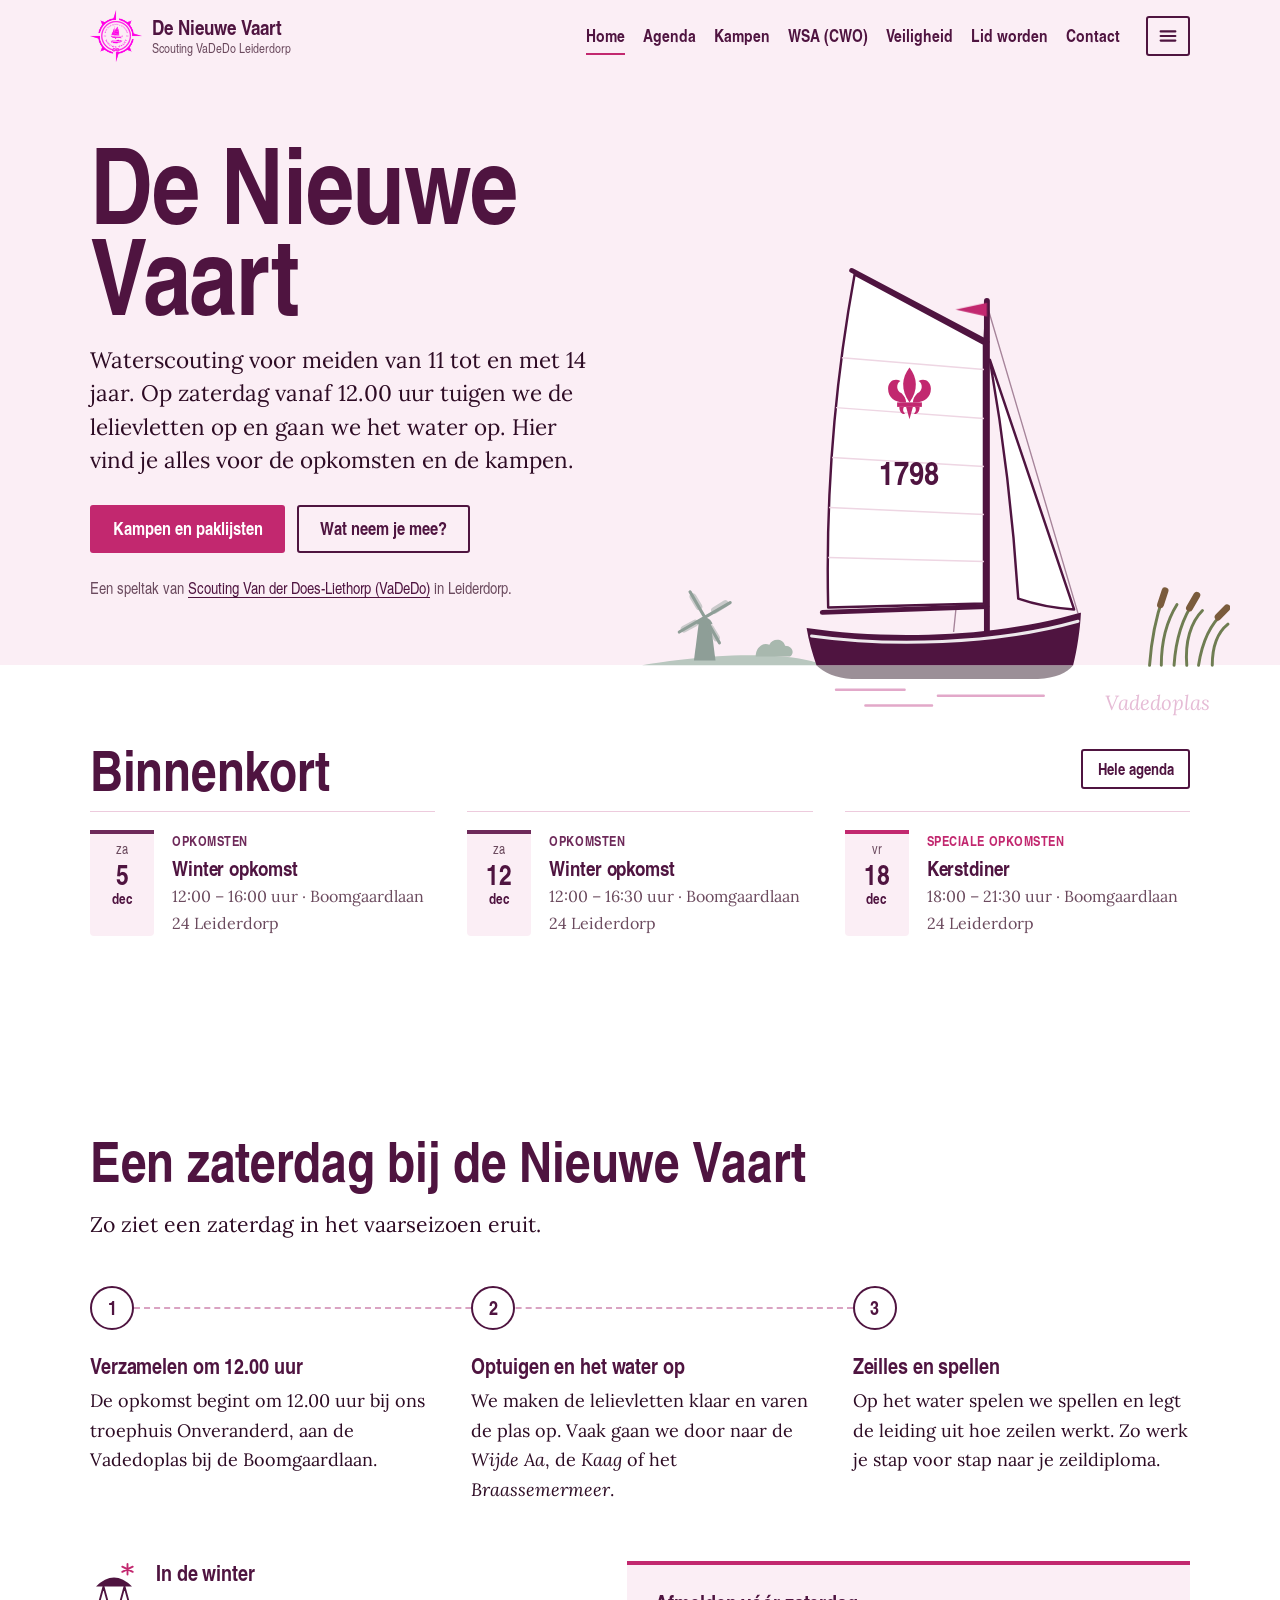
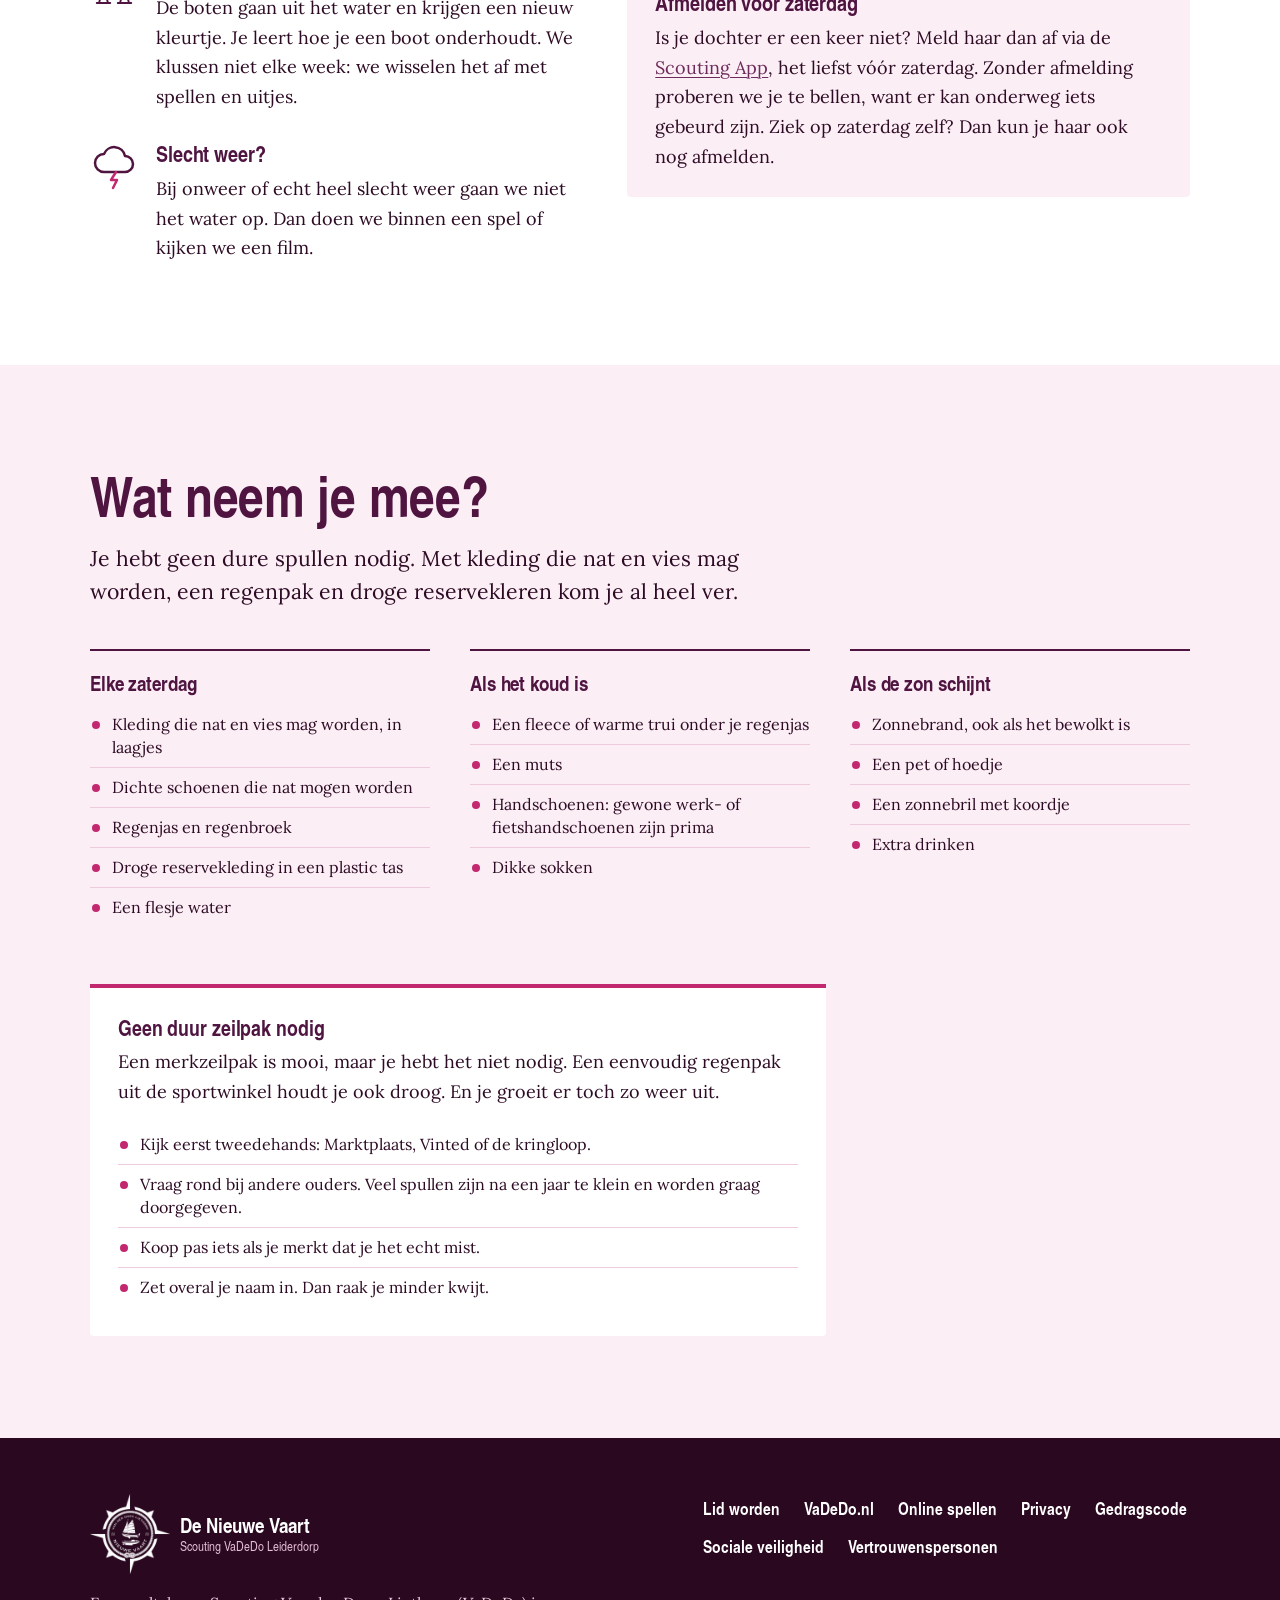
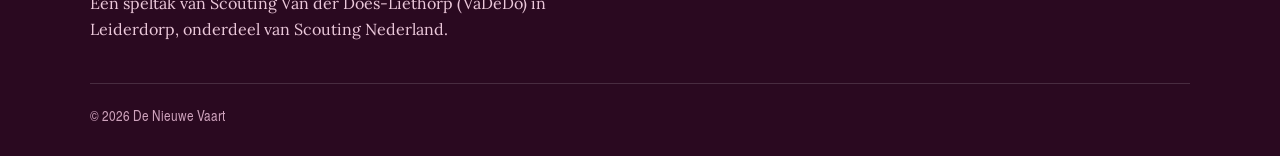
<file: index.html>
<!doctype html>
<html lang="nl">
<head>
<meta charset="utf-8">
<meta name="viewport" content="width=device-width, initial-scale=1">
<title>De Nieuwe Vaart | Waterscouting in Leiderdorp</title>
<meta name="description" content="De Nieuwe Vaart is de waterscouting-speltak voor meiden van 11 tot en met 14 jaar bij Scouting VaDeDo in Leiderdorp. Opkomsten, spullen, kampen en paklijsten op een rij.">
<meta name="theme-color" content="#4F1440">
<link rel="canonical" href="https://nieuwevaart.nl/">
<meta property="og:type" content="website">
<meta property="og:locale" content="nl_NL">
<meta property="og:site_name" content="De Nieuwe Vaart">
<meta property="og:title" content="De Nieuwe Vaart | Waterscouting in Leiderdorp">
<meta property="og:description" content="Elke zaterdag vanaf 12.00 uur zeilen in lelievletten. Alles over spullen, kampen en paklijsten voor meiden van 11 tot en met 14 jaar bij Scouting VaDeDo in Leiderdorp.">
<meta property="og:url" content="https://nieuwevaart.nl/">
<link rel="icon" type="image/png" href="img/favicon-64.png">
<link rel="apple-touch-icon" href="img/logo-192.png">
<meta property="og:image" content="https://nieuwevaart.onrender.com/img/og.png">
<script>document.documentElement.classList.add('js');</script>
<link rel="stylesheet" href="style.css">
<script type="application/ld+json">
{
  "@context": "https://schema.org",
  "@type": "Organization",
  "name": "De Nieuwe Vaart",
  "url": "https://nieuwevaart.nl/",
  "email": "nieuwevaart@vadedo.nl",
  "description": "Waterscouting-speltak voor meiden van 11 tot en met 14 jaar bij Scouting Van der Does-Liethorp in Leiderdorp.",
  "address": {
    "@type": "PostalAddress",
    "streetAddress": "Boomgaardlaan 24",
    "postalCode": "2351 CR",
    "addressLocality": "Leiderdorp",
    "addressCountry": "NL"
  },
  "parentOrganization": {
    "@type": "Organization",
    "name": "Scouting Van der Does-Liethorp (VaDeDo)",
    "url": "https://www.vadedo.nl/"
  },
  "sameAs": ["https://www.instagram.com/denieuwevaart"]
}
</script>
</head>
<body>
<a class="skiplink" href="#inhoud">Naar de inhoud</a>

<header class="kop" id="kop">
  <div class="wrap kop__inner">
    <a class="merk" href="index.html">
      <img class="merk__logo" src="img/logo-96.png" width="52" height="52" alt="">
      <span class="merk__tekst"><span class="merk__naam">De Nieuwe Vaart</span><span class="merk__sub">Scouting VaDeDo Leiderdorp</span></span>
    </a>
    <button class="menuknop" type="button" aria-expanded="false" aria-controls="hoofdmenu">Menu</button>
    <nav class="menu" id="hoofdmenu" aria-label="Hoofdmenu">
      <ul>
        <li><a href="index.html" aria-current="page">Home</a></li>
        <li><a href="agenda.html">Agenda</a></li>
        <li><a href="kampen.html">Kampen</a></li>
        <li><a href="zeilen.html">WSA (CWO)</a></li>
        <li><a href="spullen.html">Veiligheid</a></li>
        <li><a href="lid-worden.html">Lid worden</a></li>
        <li><a href="contact.html">Contact</a></li>
      </ul>
      <div class="meer">
        <button class="meer__knop" type="button" aria-expanded="false" aria-controls="meer-menu"><svg viewBox="0 0 24 24" aria-hidden="true" focusable="false"><path d="M4 7h16M4 12h16M4 17h16"/></svg><span class="meer__tekst">Meer</span></button>
        <ul class="meer__lijst" id="meer-menu">
            <li><a href="spellen.html">Online spellen</a></li>
            <li><a href="voor-leiding.html">Voor leiding</a></li>
            <li><a class="menu__extern" href="https://app.scouting.nl/app/#/login?lang=nl_nl" target="_blank" rel="noopener">Scouting App<svg viewBox="0 0 16 16" aria-hidden="true" focusable="false"><path d="M6 3h7v7M13 3 4 12"/></svg><span class="sr-only"> (opent in een nieuw tabblad)</span></a></li>
        </ul>
      </div>
    </nav>
  </div>
</header>

<main id="inhoud">

  <section class="held" id="top" aria-labelledby="titel">
    <div class="wrap held__grid">
      <div class="held__tekst">
        <h1 id="titel">De Nieuwe <span class="regel">Vaart</span></h1>
        <p class="held__intro">Waterscouting voor meiden van 11 tot en met 14 jaar. Op zaterdag vanaf 12.00 uur tuigen we de lelievletten op en gaan we het water op. Hier vind je alles voor de opkomsten en de kampen.</p>
        <div class="knoppen">
          <a class="knop knop--das" href="kampen.html">Kampen en paklijsten</a>
          <a class="knop knop--rand" href="index.html#spullen">Wat neem je mee?</a>
        </div>
        <p class="held__groep">Een speltak van <a href="https://www.vadedo.nl/">Scouting Van der Does-Liethorp (VaDeDo)</a> in Leiderdorp.</p>
      </div>
      <div class="held__beeld">
        <svg viewBox="0 70 600 490" role="img" aria-labelledby="boot-titel">
          <title id="boot-titel">Een lelievlet onder zeil op de Vadedoplas, met in de verte een poldermolen</title>
          <!-- verre oever met molen -->
          <path d="M0 500C22 496 52 492 92 490c38-1 66 1 86 7v3Z" fill="#B9C7BF"/>
          <path d="M116 491c0-9 7-15 14-12 3-7 14-7 16 1 8 0 10 8 5 11Z" fill="#A8B8AE"/>
          <g fill="#8E9E97">
            <path d="M53 495 58 456h12l5 39Z"/>
            <path d="M56 458c3-9 13-9 16 0Z"/>
          </g>
          <g stroke="#8E9E97" stroke-linecap="round">
            <path d="M64 451 90 436M64 451 49 425M64 451 38 466M64 451 79 477" stroke-width="3.2"/>
            <path d="M74 444 85 437M58 440 52 430M54 457 43 463M70 462 76 472" stroke-width="7" stroke-opacity=".45"/>
          </g>
          <!-- riet -->
          <g fill="none" stroke="#6F7D52" stroke-width="3" stroke-linecap="round">
            <path d="M518 500c2-28 6-48 14-70"/>
            <path d="M530 500c0-26 6-46 16-62"/>
            <path d="M543 500c2-30 11-52 21-66"/>
            <path d="M556 500c-2-24 4-44 16-56"/>
            <path d="M568 500c4-26 14-44 26-54"/>
            <path d="M582 500c0-20 6-34 16-42"/>
          </g>
          <g fill="#7A5B3C">
            <rect x="528" y="420" width="7" height="22" rx="3.5" transform="rotate(18 531.5 431)"/>
            <rect x="559" y="424" width="7" height="22" rx="3.5" transform="rotate(30 562.5 435)"/>
            <rect x="589" y="436" width="7" height="20" rx="3.5" transform="rotate(44 592.5 446)"/>
          </g>
          <!-- onderwaterschip -->
          <path d="M178 500c8 8 20 13 36 14h190c18-1 30-6 36-14Z" fill="#22071A" opacity=".45"/>
          <!-- want -->
          <path d="M352 132 445 447M352 134 318 466" stroke="#A6849A" stroke-width="1.4" fill="none"/>
          <!-- zeilen: worden bij het laden gehesen -->
          <g class="zeilen">
            <path d="M349 172 217 101Q186 270 190 441l159-4Z" fill="#fff" stroke="#4F1440" stroke-width="2.5" stroke-linejoin="round"/>
            <path d="M204 186 349 198M198 237 349 248M194 288 349 297M191 339 349 346M190 390 349 394" stroke="#EED6E3" stroke-width="1.5" fill="none"/>
            <g transform="translate(250 196) scale(1.15)" fill="#C2286F">
              <path d="M20 0c7 9 8 20 0 31C12 20 13 9 20 0Z"/>
              <path d="M17 31C9 32 1 28 1 19c0-7 6-10 11-7-4 2-4 9 1 11 2 2 4 5 4 8Z"/>
              <path d="M23 31c8 1 16-3 16-12 0-7-6-10-11-7 4 2 4 9-1 11-2 2-4 5-4 8Z"/>
              <path d="M9 31h22v4H9Z"/>
              <path d="M17 35l3 11 3-11ZM11 35c0 5 3 7 5 6-2-2-2-4-1-6ZM29 35c0 5-3 7-5 6 2-2 2-4 1-6Z"/>
            </g>
            <text class="zeilnummer" x="273" y="316" text-anchor="middle" font-size="34" fill="#4F1440">1798</text>
            <path d="M355 188 441 443Q410 441 384 432Q376 308 355 188Z" fill="#fff" stroke="#4F1440" stroke-width="2.5" stroke-linejoin="round"/>
            <path d="M352 170 214 97" stroke="#4F1440" stroke-width="5" stroke-linecap="round"/>
          </g>
          <!-- mast en giek -->
          <path d="M352 128V474" stroke="#4F1440" stroke-width="6" stroke-linecap="round"/>
          <path d="M352 440 184 446" stroke="#4F1440" stroke-width="5" stroke-linecap="round"/>
          <path class="wimpel" d="M352 130 320 137l32 7Z" fill="#C2286F"/>
          <!-- romp -->
          <path d="M168 462c82 12 192 10 280-16-1 19-4 38-8 54H178c-4-12-8-25-10-38Z" fill="#4F1440"/>
          <path d="M173 470c79 11 187 9 272-15" fill="none" stroke="#fff" stroke-width="3" stroke-linecap="round" opacity=".9"/>
          <!-- water -->
          <path d="M450 509q8-5 16 0t16 0" fill="none" stroke="#fff" stroke-width="2" stroke-linecap="round" opacity=".6"/>
          <g stroke="#D98BB7" stroke-width="2.5" stroke-linecap="round" opacity=".75">
            <path d="M198 525h70M302 531h108M228 541h68"/>
          </g>
          <text class="kaartlabel" x="580" y="546" text-anchor="end">Vadedoplas</text>
        </svg>
      </div>
    </div>
  </section>

  <section class="sectie binnenkort" id="binnenkort" aria-labelledby="binnenkort-titel">
    <div class="wrap">
      <div class="binnenkort__kop">
        <h2 id="binnenkort-titel">Binnenkort</h2>
        <a class="knop knop--rand knop--klein" href="agenda.html">Hele agenda</a>
      </div>
      <div id="binnenkort-lijst" aria-live="polite"><p class="agenda-leeg">Agenda laden…</p></div>
    </div>
  </section>

  <section class="sectie" id="zaterdag" aria-labelledby="zaterdag-titel">
    <div class="wrap">
      <div class="kolom-tekst">
        <h2 id="zaterdag-titel">Een zaterdag bij de Nieuwe Vaart</h2>
        <p class="intro">Zo ziet een zaterdag in het vaarseizoen eruit.</p>
      </div>
      <ol class="koers">
        <li>
          <h3>Verzamelen om 12.00 uur</h3>
          <p>De opkomst begint om 12.00 uur bij ons troephuis Onveranderd, aan de Vadedoplas bij de Boomgaardlaan.</p>
        </li>
        <li>
          <h3>Optuigen en het water op</h3>
          <p>We maken de lelievletten klaar en varen de plas op. Vaak gaan we door naar de <i class="water-naam">Wijde Aa</i>, de <i class="water-naam">Kaag</i> of het <i class="water-naam">Braassemermeer</i>.</p>
        </li>
        <li>
          <h3>Zeilles en spellen</h3>
          <p>Op het water spelen we spellen en legt de leiding uit hoe zeilen werkt. Zo werk je stap voor stap naar je zeildiploma.</p>
        </li>
      </ol>
      <div class="zaterdag__onder">
        <div>
          <div class="notitie">
            <svg viewBox="0 0 64 64" aria-hidden="true" focusable="false">
              <path d="M8 34q24-24 48 0Z" fill="#4F1440"/>
              <path d="M18 34l-6 22M18 34l6 22M46 34l-6 22M46 34l6 22M9 56h18M37 56h18" stroke="#4F1440" stroke-width="2.5" stroke-linecap="round"/>
              <path d="M50 4v14M43 7.5l14 7M43 14.5l14-7" stroke="#C2286F" stroke-width="2.5" stroke-linecap="round"/>
            </svg>
            <h3>In de winter</h3>
            <p>De boten gaan uit het water en krijgen een nieuw kleurtje. Je leert hoe je een boot onderhoudt. We klussen niet elke week: we wisselen het af met spellen en uitjes.</p>
          </div>
          <div class="notitie">
            <svg viewBox="0 0 48 48" aria-hidden="true" focusable="false">
              <path d="M14 30h21a8 8 0 0 0 0-16 11 11 0 0 0-21-2 9 9 0 0 0 0 18Z" fill="none" stroke="#4F1440" stroke-width="2.5" stroke-linejoin="round"/>
              <path d="M26 30l-5 8h6l-4 8" fill="none" stroke="#C2286F" stroke-width="2.5" stroke-linecap="round" stroke-linejoin="round"/>
            </svg>
            <h3>Slecht weer?</h3>
            <p>Bij onweer of echt heel slecht weer gaan we niet het water op. Dan doen we binnen een spel of kijken we een film.</p>
          </div>
        </div>
        <div class="afmelden">
          <h3>Afmelden vóór zaterdag</h3>
          <p>Is je dochter er een keer niet? Meld haar dan af via de <a href="https://app.scouting.nl/app/#/login?lang=nl_nl" target="_blank" rel="noopener">Scouting App<span class="sr-only"> (opent in een nieuw tabblad)</span></a>, het liefst vóór zaterdag. Zonder afmelding proberen we je te bellen, want er kan onderweg iets gebeurd zijn. Ziek op zaterdag zelf? Dan kun je haar ook nog afmelden.</p>
        </div>
      </div>
    </div>
  </section>

  <section class="sectie sectie--mist" id="spullen" aria-labelledby="spullen-titel">
    <div class="wrap">
      <div class="kolom-tekst">
        <h2 id="spullen-titel">Wat neem je mee?</h2>
        <p class="intro">Je hebt geen dure spullen nodig. Met kleding die nat en vies mag worden, een regenpak en droge reservekleren kom je al heel ver.</p>
      </div>
      <div class="spullen">
        <div class="spullen__kolom">
          <h3>Elke zaterdag</h3>
          <ul class="lijst">
            <li>Kleding die nat en vies mag worden, in laagjes</li>
            <li>Dichte schoenen die nat mogen worden</li>
            <li>Regenjas en regenbroek</li>
            <li>Droge reservekleding in een plastic tas</li>
            <li>Een flesje water</li>
          </ul>
        </div>
        <div class="spullen__kolom">
          <h3>Als het koud is</h3>
          <ul class="lijst">
            <li>Een fleece of warme trui onder je regenjas</li>
            <li>Een muts</li>
            <li>Handschoenen: gewone werk- of fietshandschoenen zijn prima</li>
            <li>Dikke sokken</li>
          </ul>
        </div>
        <div class="spullen__kolom">
          <h3>Als de zon schijnt</h3>
          <ul class="lijst">
            <li>Zonnebrand, ook als het bewolkt is</li>
            <li>Een pet of hoedje</li>
            <li>Een zonnebril met koordje</li>
            <li>Extra drinken</li>
          </ul>
        </div>
      </div>
      <div class="spullen__onder spullen__onder--een">
        <div class="paneel paneel--das">
          <h3>Geen duur zeilpak nodig</h3>
          <p>Een merkzeilpak is mooi, maar je hebt het niet nodig. Een eenvoudig regenpak uit de sportwinkel houdt je ook droog. En je groeit er toch zo weer uit.</p>
          <ul class="lijst">
            <li>Kijk eerst tweedehands: Marktplaats, Vinted of de kringloop.</li>
            <li>Vraag rond bij andere ouders. Veel spullen zijn na een jaar te klein en worden graag doorgegeven.</li>
            <li>Koop pas iets als je merkt dat je het echt mist.</li>
            <li>Zet overal je naam in. Dan raak je minder kwijt.</li>
          </ul>
        </div>
      </div>
    </div>
  </section>

</main>

<footer class="voet">
  <div class="wrap voet__grid">
    <div>
      <a class="merk" href="index.html">
        <img class="merk__logo merk__logo--groot" src="img/logo-wit-192.png" width="80" height="80" alt="">
        <span class="merk__tekst"><span class="merk__naam">De Nieuwe Vaart</span><span class="merk__sub">Scouting VaDeDo Leiderdorp</span></span>
      </a>
      <p class="voet__tekst">Een speltak van Scouting Van der Does-Liethorp (VaDeDo) in Leiderdorp, onderdeel van Scouting Nederland.</p>
    </div>
    <ul class="voet__links">
      <li><a href="lid-worden.html">Lid worden</a></li>
      <li><a href="https://www.vadedo.nl/">VaDeDo.nl</a></li>
      <li><a href="spellen.html">Online spellen</a></li>
      <li><a href="https://www.vadedo.nl/privacy">Privacy</a></li>
      <li><a href="https://www.vadedo.nl/gedragscode">Gedragscode</a></li>
      <li><a href="https://www.vadedo.nl/sociale-veiligheid">Sociale veiligheid</a></li>
      <li><a href="https://www.vadedo.nl/vertrouwenspersonen">Vertrouwenspersonen</a></li>
    </ul>
  </div>
  <div class="wrap">
    <p class="voet__onder">© <span id="jaartal">2026</span> De Nieuwe Vaart</p>
  </div>
</footer>

<script src="script.js"></script>
<script src="agenda-instellingen.js"></script>
<script src="agenda-ics.js"></script>
<script src="agenda.js"></script>
</body>
</html>
</file>
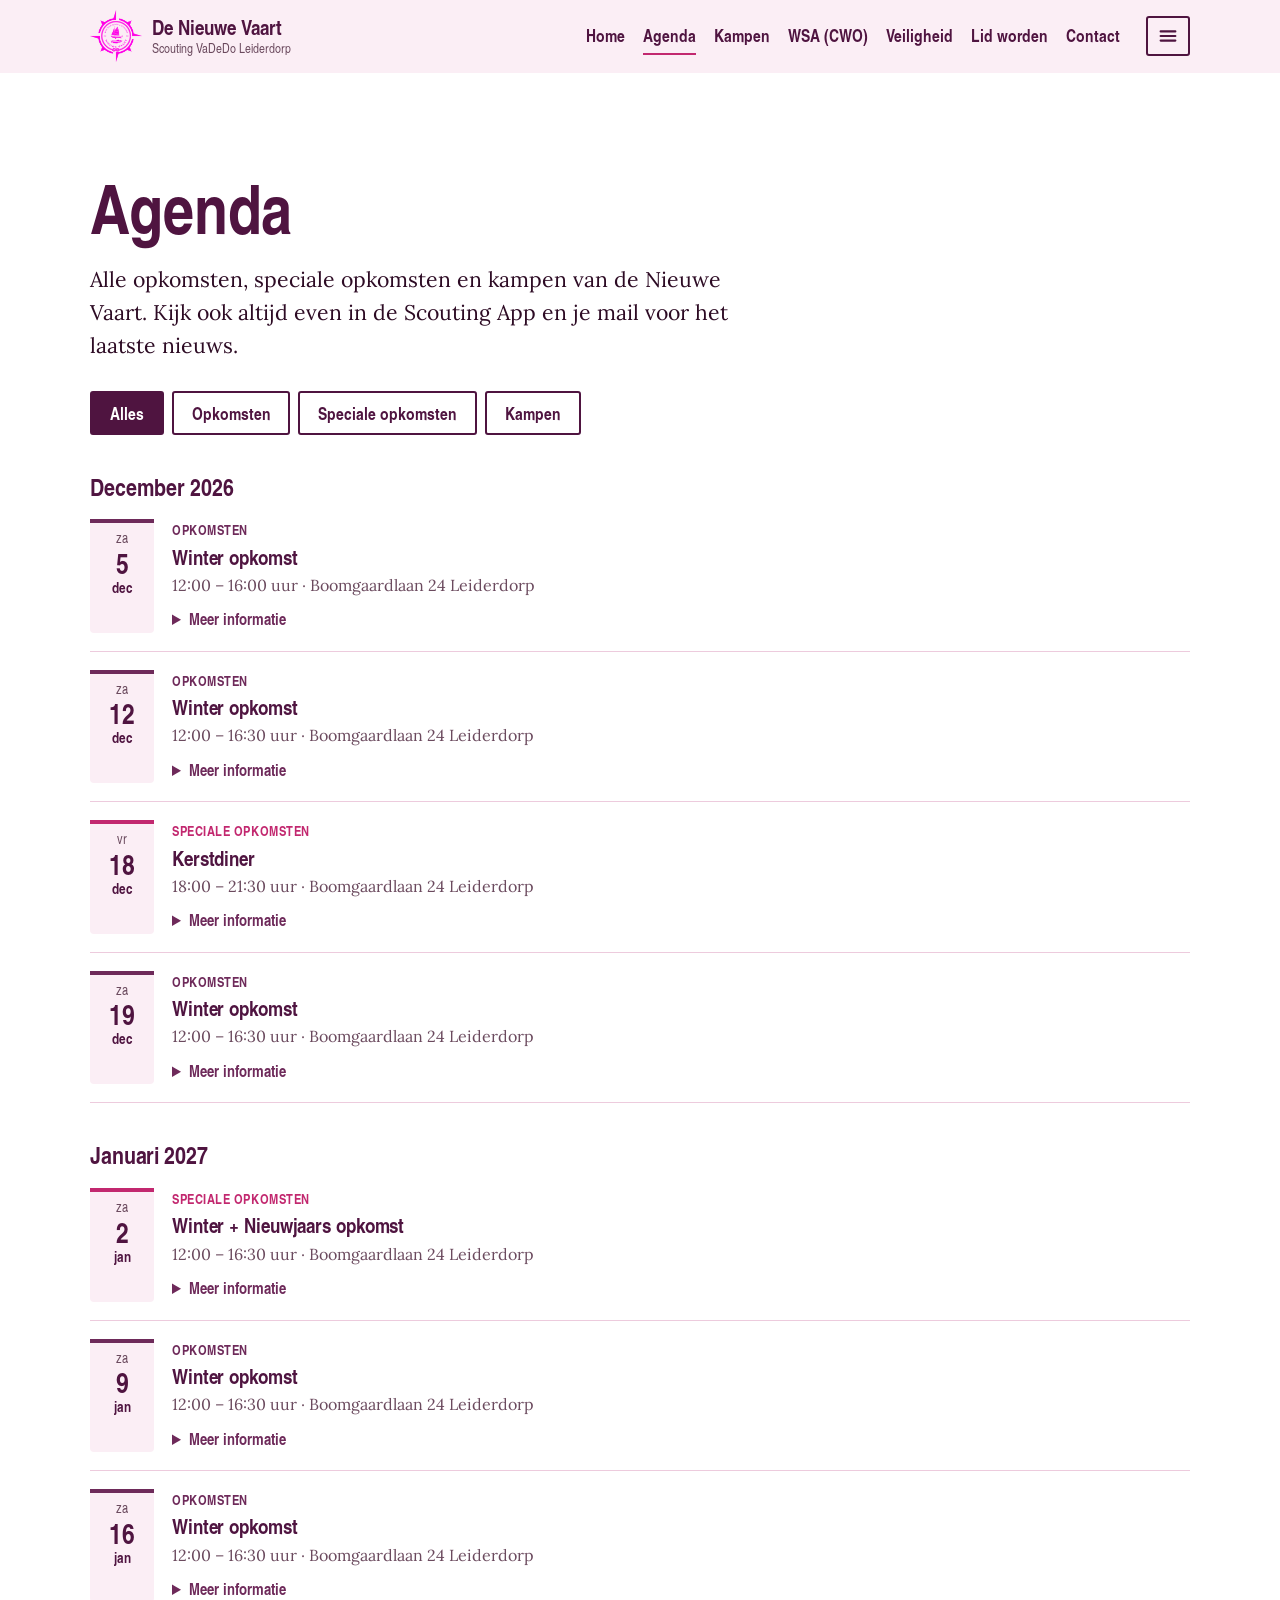
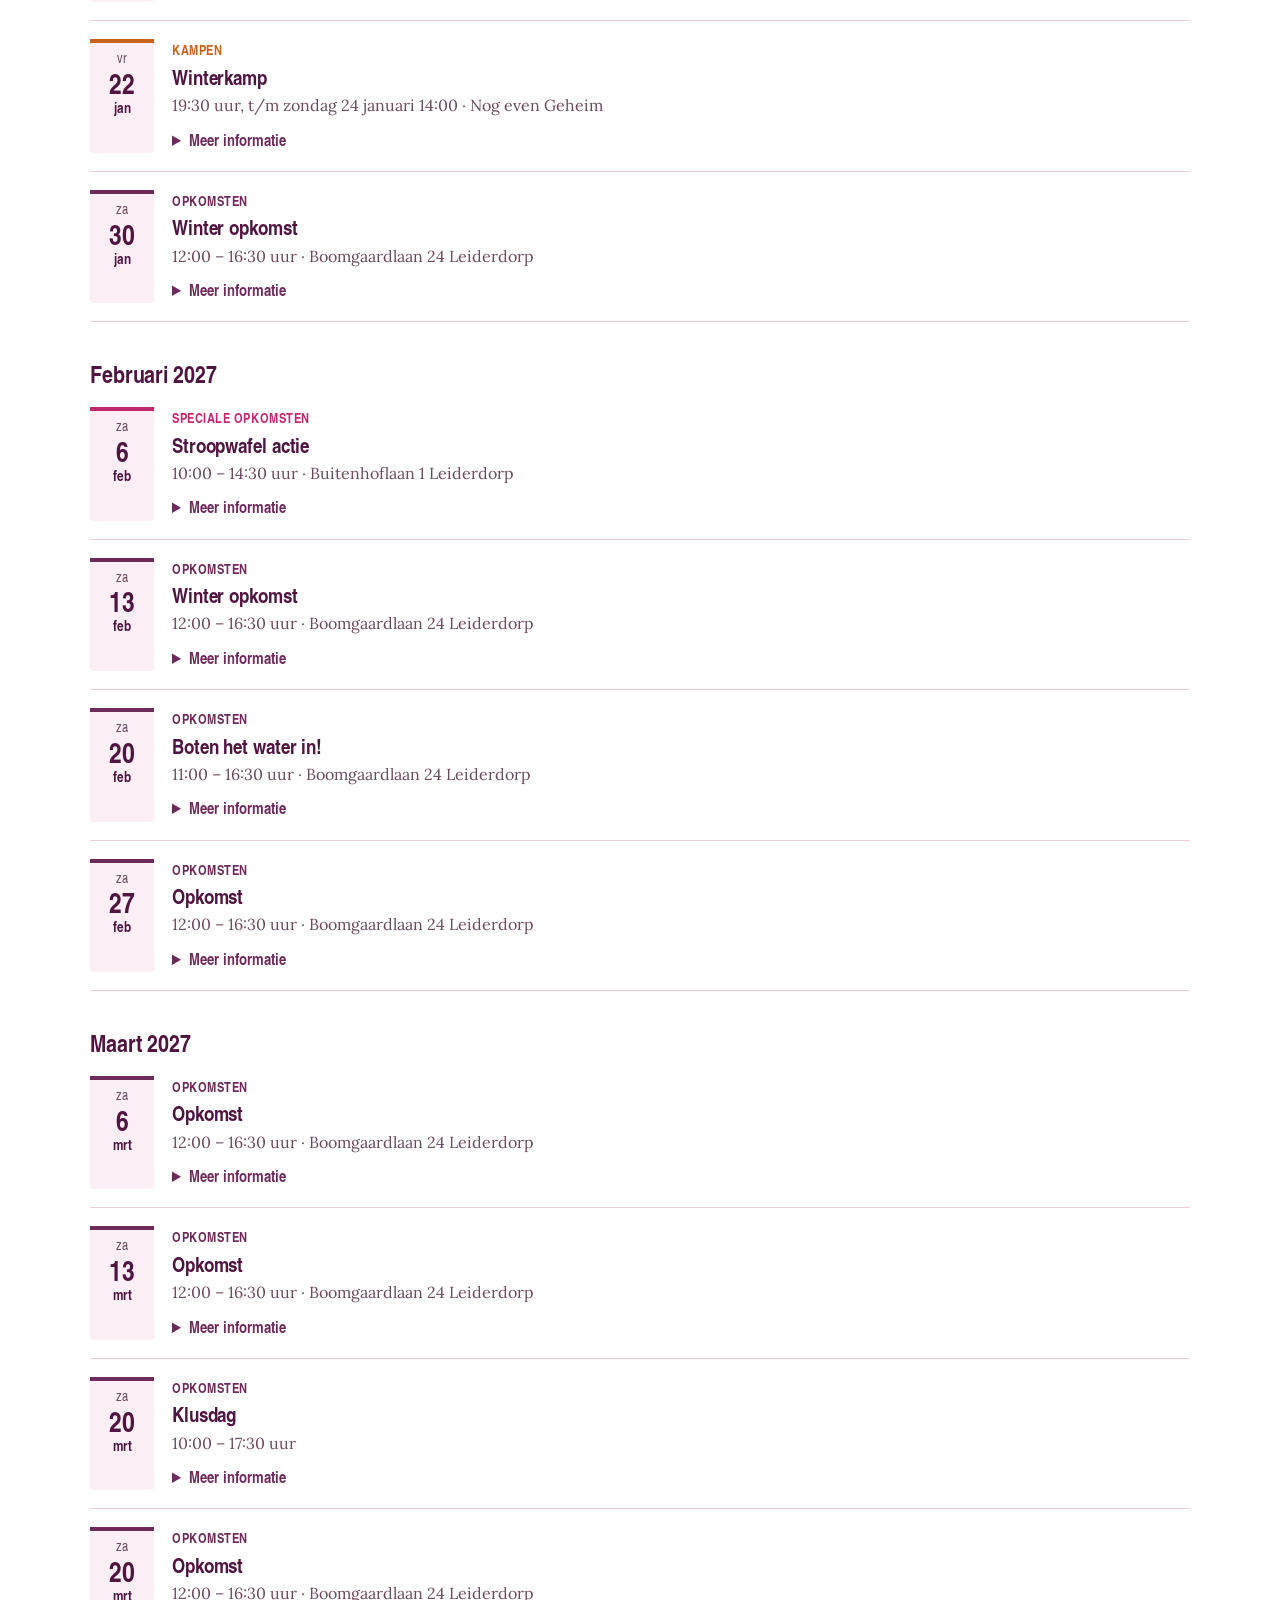
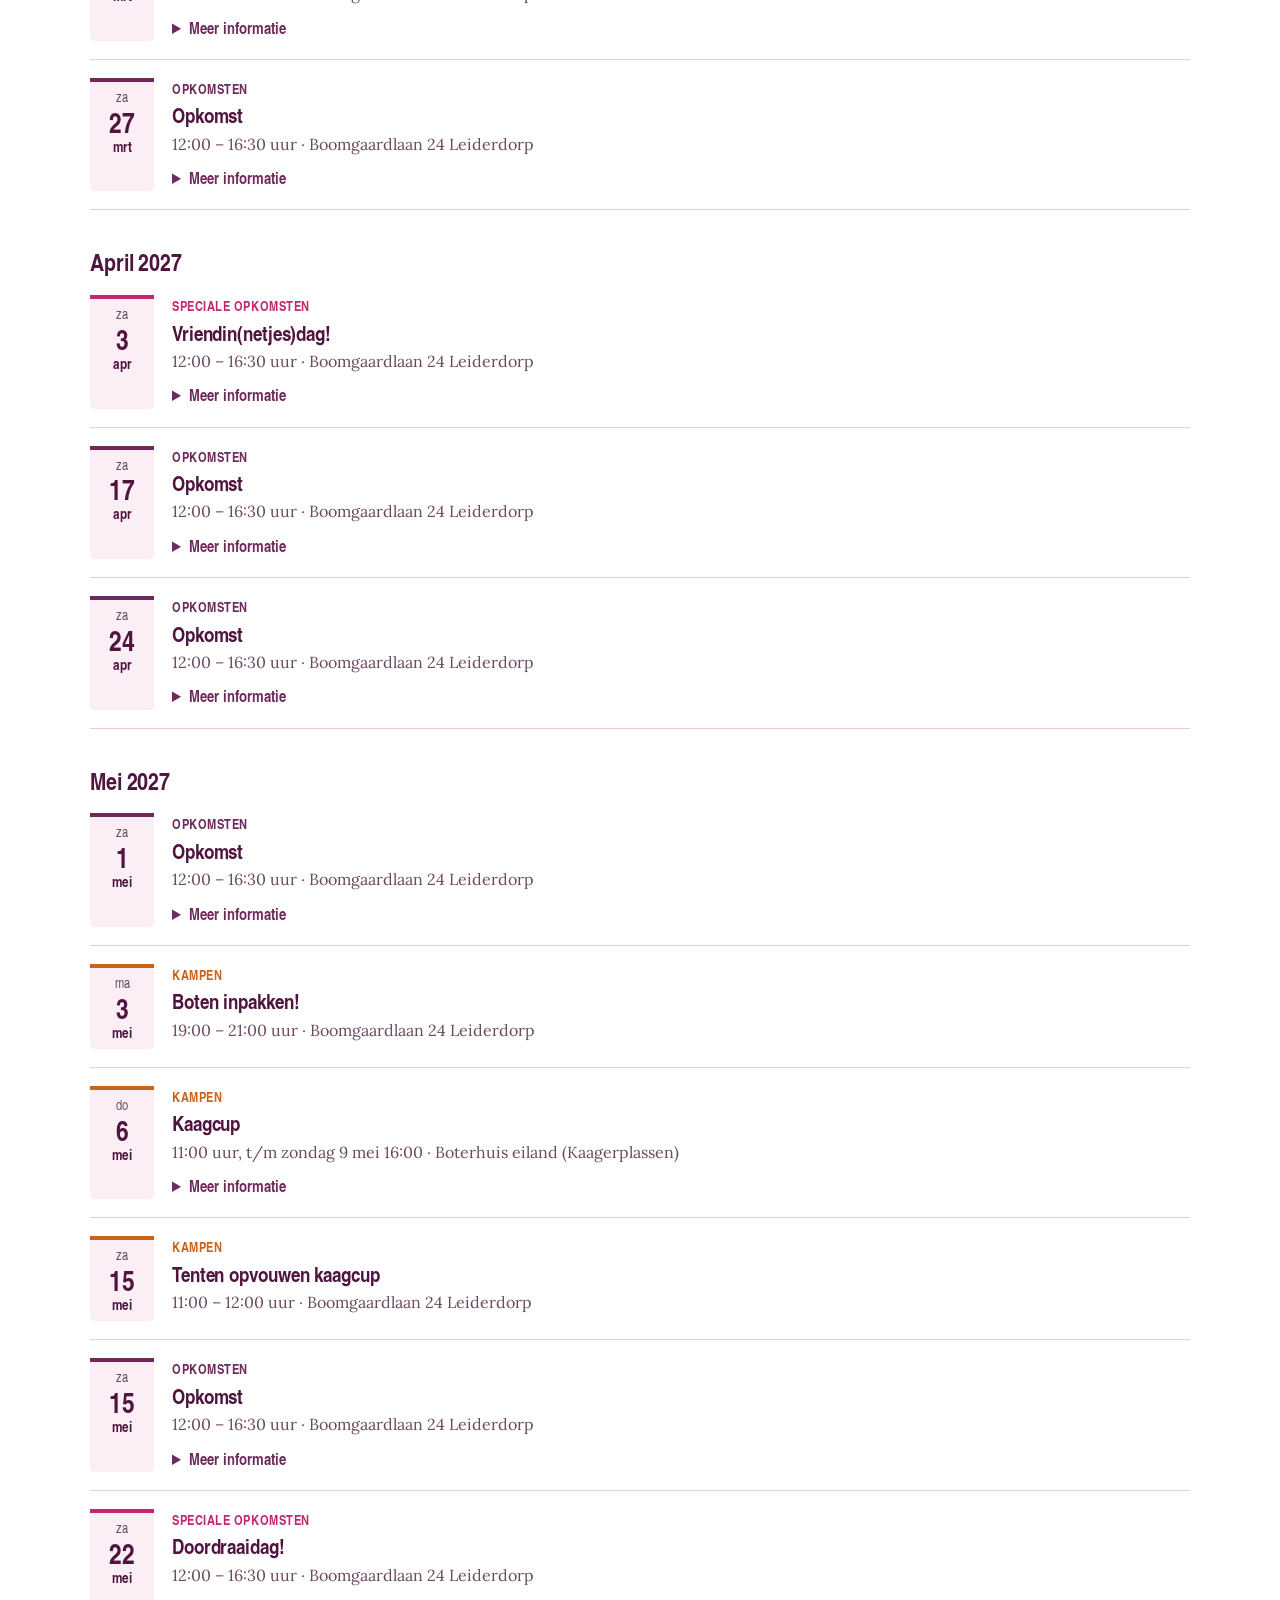
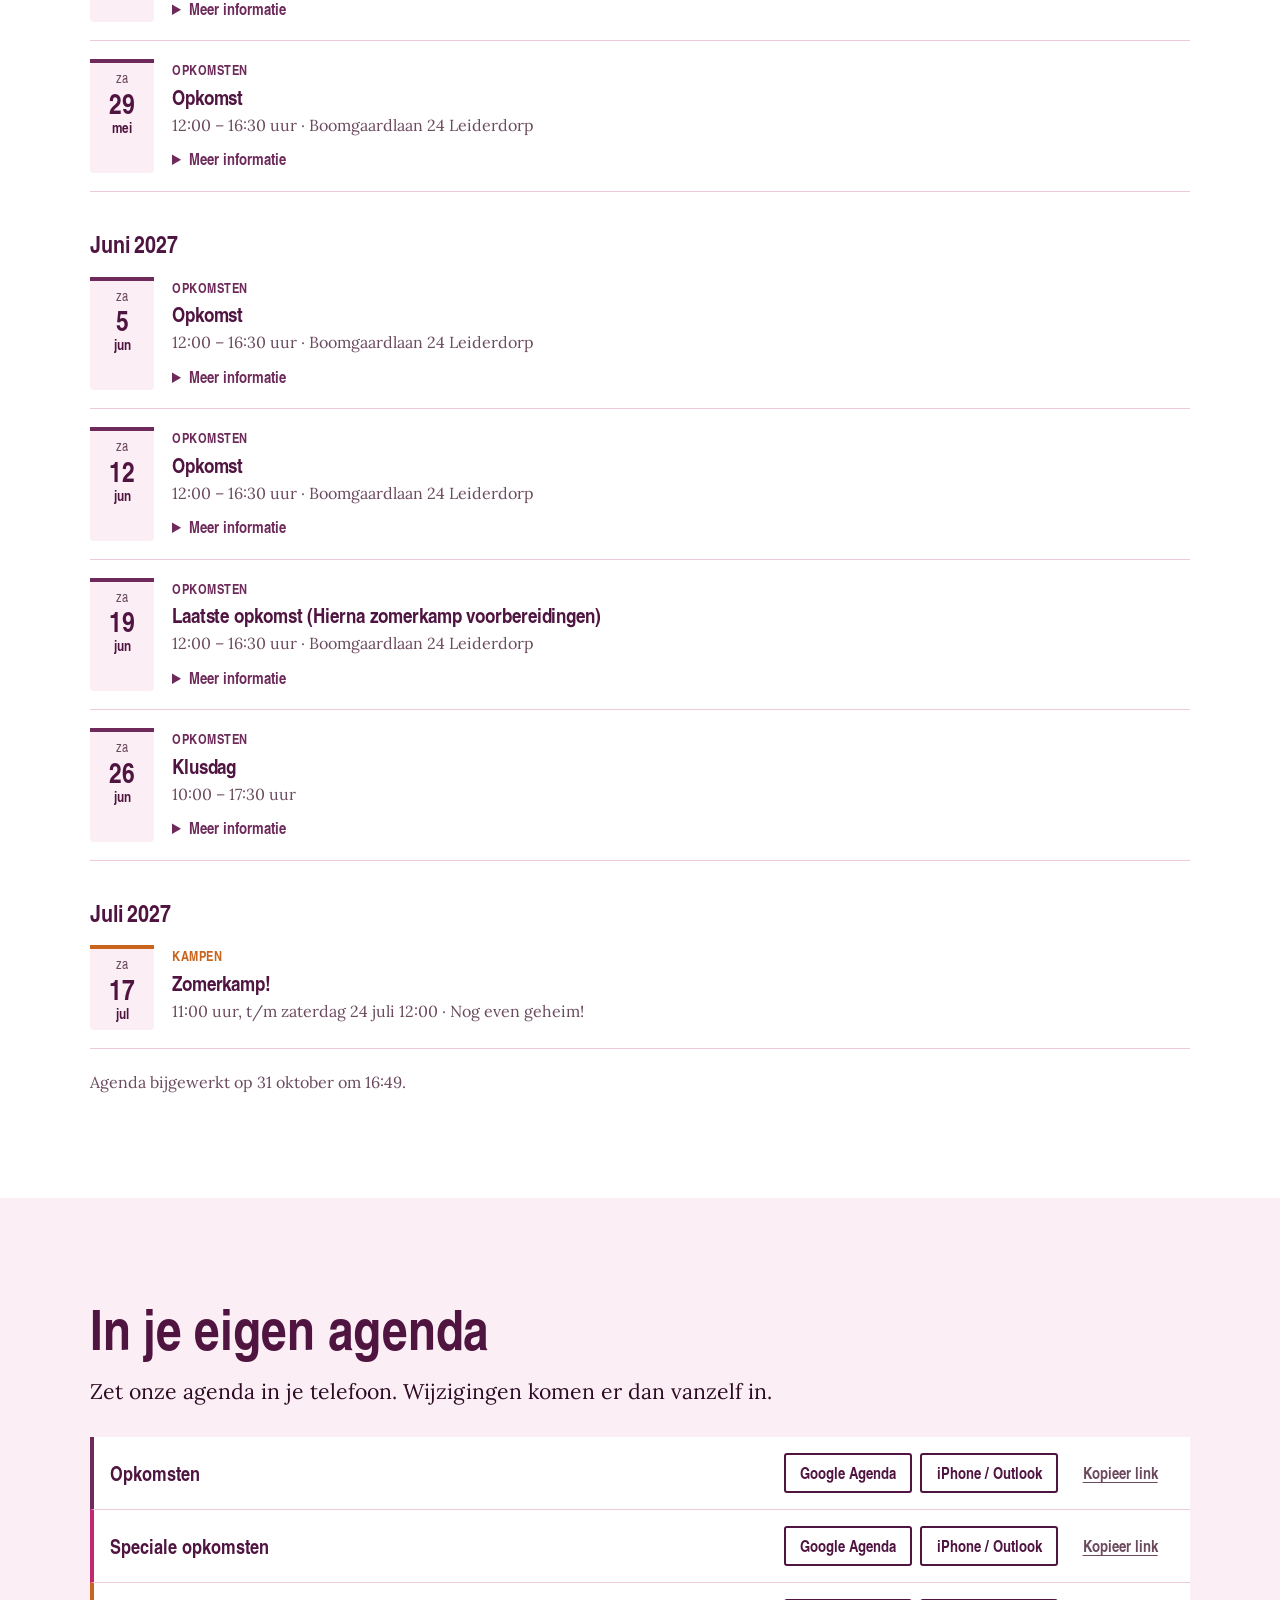
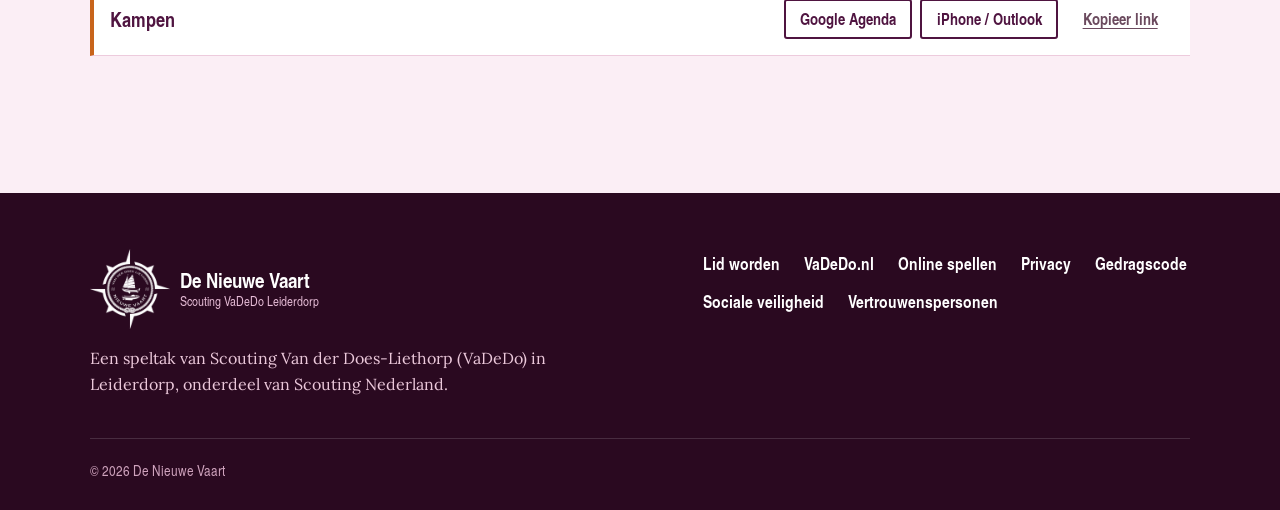
<file: agenda.html>
<!doctype html>
<html lang="nl">
<head>
<meta charset="utf-8">
<meta name="viewport" content="width=device-width, initial-scale=1">
<title>Agenda | De Nieuwe Vaart</title>
<meta name="description" content="De agenda van de Nieuwe Vaart: opkomsten, speciale opkomsten en kampen. Zet hem ook in je eigen agenda.">
<meta name="theme-color" content="#4F1440">
<link rel="canonical" href="https://nieuwevaart.nl/agenda.html">
<meta property="og:type" content="website">
<meta property="og:locale" content="nl_NL">
<meta property="og:site_name" content="De Nieuwe Vaart">
<meta property="og:title" content="Agenda | De Nieuwe Vaart">
<meta property="og:description" content="De agenda van de Nieuwe Vaart: opkomsten, speciale opkomsten en kampen. Zet hem ook in je eigen agenda.">
<meta property="og:url" content="https://nieuwevaart.nl/agenda.html">
<link rel="icon" type="image/png" href="img/favicon-64.png">
<link rel="apple-touch-icon" href="img/logo-192.png">
<meta property="og:image" content="https://nieuwevaart.onrender.com/img/og.png">
<script>document.documentElement.classList.add('js');</script>
<link rel="stylesheet" href="style.css">
</head>
<body>
<a class="skiplink" href="#inhoud">Naar de inhoud</a>

<header class="kop" id="kop">
  <div class="wrap kop__inner">
    <a class="merk" href="index.html">
      <img class="merk__logo" src="img/logo-96.png" width="52" height="52" alt="">
      <span class="merk__tekst"><span class="merk__naam">De Nieuwe Vaart</span><span class="merk__sub">Scouting VaDeDo Leiderdorp</span></span>
    </a>
    <button class="menuknop" type="button" aria-expanded="false" aria-controls="hoofdmenu">Menu</button>
    <nav class="menu" id="hoofdmenu" aria-label="Hoofdmenu">
      <ul>
        <li><a href="index.html">Home</a></li>
        <li><a href="agenda.html" aria-current="page">Agenda</a></li>
        <li><a href="kampen.html">Kampen</a></li>
        <li><a href="zeilen.html">WSA (CWO)</a></li>
        <li><a href="spullen.html">Veiligheid</a></li>
        <li><a href="lid-worden.html">Lid worden</a></li>
        <li><a href="contact.html">Contact</a></li>
      </ul>
      <div class="meer">
        <button class="meer__knop" type="button" aria-expanded="false" aria-controls="meer-menu"><svg viewBox="0 0 24 24" aria-hidden="true" focusable="false"><path d="M4 7h16M4 12h16M4 17h16"/></svg><span class="meer__tekst">Meer</span></button>
        <ul class="meer__lijst" id="meer-menu">
            <li><a href="spellen.html">Online spellen</a></li>
            <li><a href="voor-leiding.html">Voor leiding</a></li>
            <li><a class="menu__extern" href="https://app.scouting.nl/app/#/login?lang=nl_nl" target="_blank" rel="noopener">Scouting App<svg viewBox="0 0 16 16" aria-hidden="true" focusable="false"><path d="M6 3h7v7M13 3 4 12"/></svg><span class="sr-only"> (opent in een nieuw tabblad)</span></a></li>
        </ul>
      </div>
    </nav>
  </div>
</header>

<main id="inhoud">

  <section class="sectie" id="agenda" aria-labelledby="agenda-titel">
    <div class="wrap">
      <div class="kolom-tekst">
        <h1 class="pagina-titel" id="agenda-titel">Agenda</h1>
        <p class="intro">Alle opkomsten, speciale opkomsten en kampen van de Nieuwe Vaart. Kijk ook altijd even in de Scouting App en je mail voor het laatste nieuws.</p>
      </div>
      <div class="agenda-filters" role="group" aria-label="Laat zien">
        <button class="tab" type="button" data-agenda-filter="alles" aria-pressed="true">Alles</button>
        <button class="tab" type="button" data-agenda-filter="opkomst" aria-pressed="false">Opkomsten</button>
        <button class="tab" type="button" data-agenda-filter="speciaal" aria-pressed="false">Speciale opkomsten</button>
        <button class="tab" type="button" data-agenda-filter="kamp" aria-pressed="false">Kampen</button>
      </div>
      <div class="agenda-lijst" id="agenda-lijst" aria-live="polite"><p class="agenda-leeg">Agenda laden…</p></div>
      <p class="agenda-bron noot" id="agenda-bron"></p>
    </div>
  </section>

  <section class="sectie sectie--mist" id="abonneren" aria-labelledby="abo-titel">
    <div class="wrap">
      <div class="kolom-tekst">
        <h2 id="abo-titel">In je eigen agenda</h2>
        <p class="intro">Zet onze agenda in je telefoon. Wijzigingen komen er dan vanzelf in.</p>
      </div>
      <ul class="abos">
          <li class="abo agenda-item--opkomst">
            <span class="abo__naam">Opkomsten</span>
            <span class="abo__knoppen">
              <a class="knop knop--rand knop--klein" href="https://calendar.google.com/calendar/r?cid=webcal%3A%2F%2Fapi.socie.nl%2Fv2%2Fpublic%2Fical%2F9106bdea555a7cbd5bd153057699bcc4bbd0131e1127be2ab9fcc0dc0b284968%2FqSyxEJHl3m0ZWJSw" target="_blank" rel="noopener">Google Agenda<span class="sr-only"> (opent in een nieuw tabblad)</span></a>
              <a class="knop knop--rand knop--klein" href="webcal://api.socie.nl/v2/public/ical/9106bdea555a7cbd5bd153057699bcc4bbd0131e1127be2ab9fcc0dc0b284968/qSyxEJHl3m0ZWJSw">iPhone / Outlook</a>
              <button class="knop knop--stil knop--klein" type="button" data-kopieer="https://api.socie.nl/v2/public/ical/9106bdea555a7cbd5bd153057699bcc4bbd0131e1127be2ab9fcc0dc0b284968/qSyxEJHl3m0ZWJSw">Kopieer link</button>
            </span>
          </li>
          <li class="abo agenda-item--speciaal">
            <span class="abo__naam">Speciale opkomsten</span>
            <span class="abo__knoppen">
              <a class="knop knop--rand knop--klein" href="https://calendar.google.com/calendar/r?cid=webcal%3A%2F%2Fapi.socie.nl%2Fv2%2Fpublic%2Fical%2F845720abbc008c50bf418ce6c6982eec58956727d214ff114e8e0551de12ceab%2FhM5Blblv6VW8gGWh" target="_blank" rel="noopener">Google Agenda<span class="sr-only"> (opent in een nieuw tabblad)</span></a>
              <a class="knop knop--rand knop--klein" href="webcal://api.socie.nl/v2/public/ical/845720abbc008c50bf418ce6c6982eec58956727d214ff114e8e0551de12ceab/hM5Blblv6VW8gGWh">iPhone / Outlook</a>
              <button class="knop knop--stil knop--klein" type="button" data-kopieer="https://api.socie.nl/v2/public/ical/845720abbc008c50bf418ce6c6982eec58956727d214ff114e8e0551de12ceab/hM5Blblv6VW8gGWh">Kopieer link</button>
            </span>
          </li>
          <li class="abo agenda-item--kamp">
            <span class="abo__naam">Kampen</span>
            <span class="abo__knoppen">
              <a class="knop knop--rand knop--klein" href="https://calendar.google.com/calendar/r?cid=webcal%3A%2F%2Fapi.socie.nl%2Fv2%2Fpublic%2Fical%2F3e7f1ee25c9a26a40bae03edf3c38a1a26b6217b060dbb32ffcc7486e7408916%2FZTX0YKp5r2q1aKq5" target="_blank" rel="noopener">Google Agenda<span class="sr-only"> (opent in een nieuw tabblad)</span></a>
              <a class="knop knop--rand knop--klein" href="webcal://api.socie.nl/v2/public/ical/3e7f1ee25c9a26a40bae03edf3c38a1a26b6217b060dbb32ffcc7486e7408916/ZTX0YKp5r2q1aKq5">iPhone / Outlook</a>
              <button class="knop knop--stil knop--klein" type="button" data-kopieer="https://api.socie.nl/v2/public/ical/3e7f1ee25c9a26a40bae03edf3c38a1a26b6217b060dbb32ffcc7486e7408916/ZTX0YKp5r2q1aKq5">Kopieer link</button>
            </span>
          </li>
      </ul>
      <p class="noot abo__melding" id="abo-melding" role="status"></p>
    </div>
  </section>

</main>

<footer class="voet">
  <div class="wrap voet__grid">
    <div>
      <a class="merk" href="index.html">
        <img class="merk__logo merk__logo--groot" src="img/logo-wit-192.png" width="80" height="80" alt="">
        <span class="merk__tekst"><span class="merk__naam">De Nieuwe Vaart</span><span class="merk__sub">Scouting VaDeDo Leiderdorp</span></span>
      </a>
      <p class="voet__tekst">Een speltak van Scouting Van der Does-Liethorp (VaDeDo) in Leiderdorp, onderdeel van Scouting Nederland.</p>
    </div>
    <ul class="voet__links">
      <li><a href="lid-worden.html">Lid worden</a></li>
      <li><a href="https://www.vadedo.nl/">VaDeDo.nl</a></li>
      <li><a href="spellen.html">Online spellen</a></li>
      <li><a href="https://www.vadedo.nl/privacy">Privacy</a></li>
      <li><a href="https://www.vadedo.nl/gedragscode">Gedragscode</a></li>
      <li><a href="https://www.vadedo.nl/sociale-veiligheid">Sociale veiligheid</a></li>
      <li><a href="https://www.vadedo.nl/vertrouwenspersonen">Vertrouwenspersonen</a></li>
    </ul>
  </div>
  <div class="wrap">
    <p class="voet__onder">© <span id="jaartal">2026</span> De Nieuwe Vaart</p>
  </div>
</footer>

<script src="script.js"></script>
<script src="agenda-instellingen.js"></script>
<script src="agenda-ics.js"></script>
<script src="agenda.js"></script>
</body>
</html>
</file>
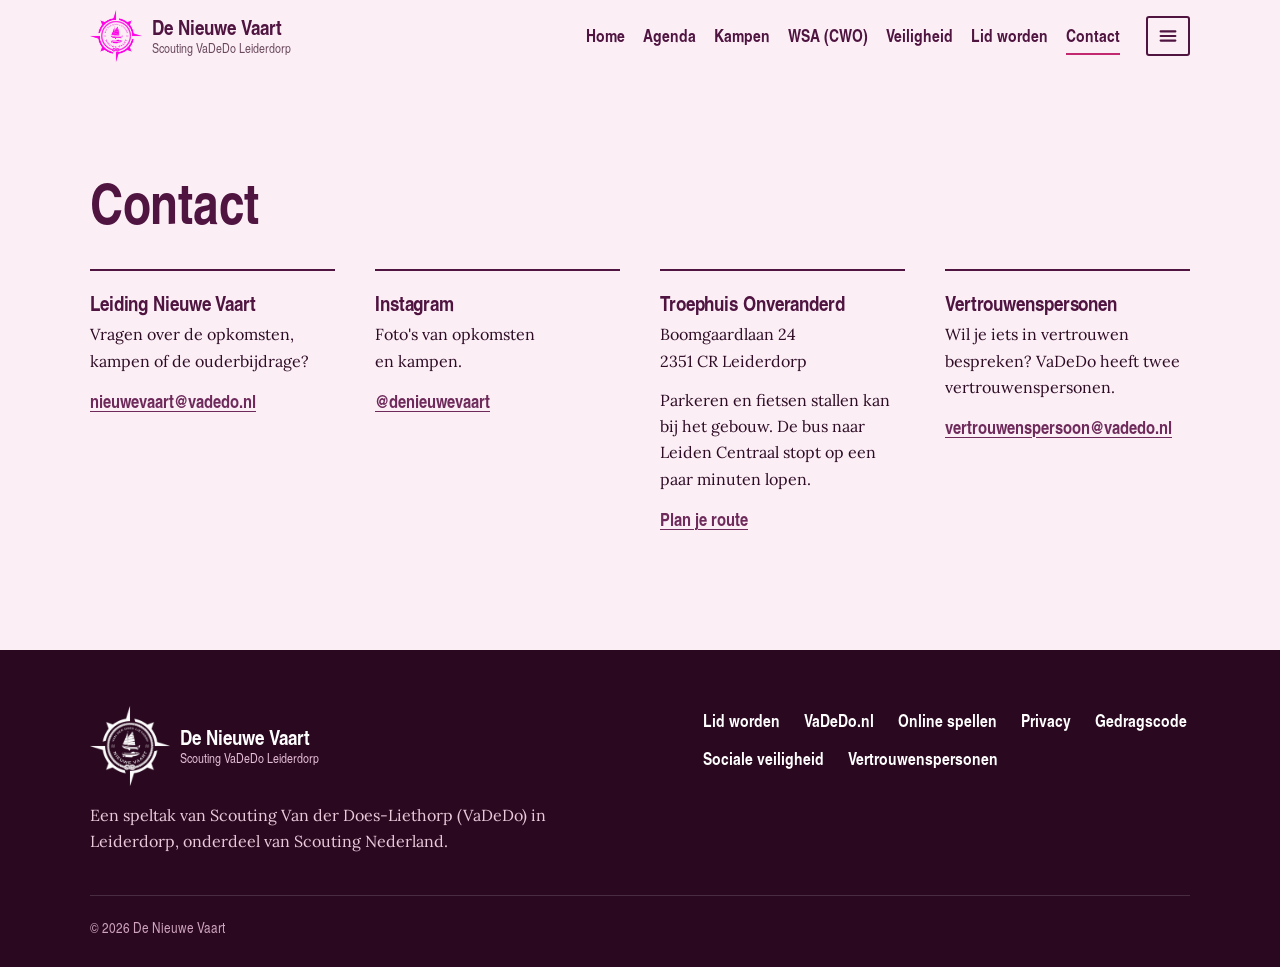
<file: contact.html>
<!doctype html>
<html lang="nl">
<head>
<meta charset="utf-8">
<meta name="viewport" content="width=device-width, initial-scale=1">
<title>Contact | De Nieuwe Vaart</title>
<meta name="description" content="Contact met de leiding van de Nieuwe Vaart, Instagram en het adres van het troephuis.">
<meta name="theme-color" content="#4F1440">
<link rel="canonical" href="https://nieuwevaart.nl/contact.html">
<meta property="og:type" content="website">
<meta property="og:locale" content="nl_NL">
<meta property="og:site_name" content="De Nieuwe Vaart">
<meta property="og:title" content="Contact | De Nieuwe Vaart">
<meta property="og:description" content="Contact met de leiding van de Nieuwe Vaart, Instagram en het adres van het troephuis.">
<meta property="og:url" content="https://nieuwevaart.nl/contact.html">
<link rel="icon" type="image/png" href="img/favicon-64.png">
<link rel="apple-touch-icon" href="img/logo-192.png">
<meta property="og:image" content="https://nieuwevaart.onrender.com/img/og.png">
<script>document.documentElement.classList.add('js');</script>
<link rel="stylesheet" href="style.css">
</head>
<body>
<a class="skiplink" href="#inhoud">Naar de inhoud</a>

<header class="kop" id="kop">
  <div class="wrap kop__inner">
    <a class="merk" href="index.html">
      <img class="merk__logo" src="img/logo-96.png" width="52" height="52" alt="">
      <span class="merk__tekst"><span class="merk__naam">De Nieuwe Vaart</span><span class="merk__sub">Scouting VaDeDo Leiderdorp</span></span>
    </a>
    <button class="menuknop" type="button" aria-expanded="false" aria-controls="hoofdmenu">Menu</button>
    <nav class="menu" id="hoofdmenu" aria-label="Hoofdmenu">
      <ul>
        <li><a href="index.html">Home</a></li>
        <li><a href="agenda.html">Agenda</a></li>
        <li><a href="kampen.html">Kampen</a></li>
        <li><a href="zeilen.html">WSA (CWO)</a></li>
        <li><a href="spullen.html">Veiligheid</a></li>
        <li><a href="lid-worden.html">Lid worden</a></li>
        <li><a href="contact.html" aria-current="page">Contact</a></li>
      </ul>
      <div class="meer">
        <button class="meer__knop" type="button" aria-expanded="false" aria-controls="meer-menu"><svg viewBox="0 0 24 24" aria-hidden="true" focusable="false"><path d="M4 7h16M4 12h16M4 17h16"/></svg><span class="meer__tekst">Meer</span></button>
        <ul class="meer__lijst" id="meer-menu">
            <li><a href="spellen.html">Online spellen</a></li>
            <li><a href="voor-leiding.html">Voor leiding</a></li>
            <li><a class="menu__extern" href="https://app.scouting.nl/app/#/login?lang=nl_nl" target="_blank" rel="noopener">Scouting App<svg viewBox="0 0 16 16" aria-hidden="true" focusable="false"><path d="M6 3h7v7M13 3 4 12"/></svg><span class="sr-only"> (opent in een nieuw tabblad)</span></a></li>
        </ul>
      </div>
    </nav>
  </div>
</header>

<main id="inhoud">

  <section class="sectie sectie--mist" id="contact" aria-labelledby="contact-titel">
    <div class="wrap">
      <h2 id="contact-titel">Contact</h2>
      <div class="contact">
        <div class="contact__blok">
          <h3>Leiding Nieuwe Vaart</h3>
          <p>Vragen over de opkomsten, kampen of de ouderbijdrage?</p>
          <p><a href="mailto:nieuwevaart@vadedo.nl">nieuwevaart@vadedo.nl</a></p>
        </div>
        <div class="contact__blok">
          <h3>Instagram</h3>
          <p>Foto's van opkomsten en kampen.</p>
          <p><a href="https://www.instagram.com/denieuwevaart">@denieuwevaart</a></p>
        </div>
        <div class="contact__blok">
          <h3>Troephuis Onveranderd</h3>
          <p>Boomgaardlaan 24<br>2351 CR Leiderdorp</p>
          <p>Parkeren en fietsen stallen kan bij het gebouw. De bus naar Leiden Centraal stopt op een paar minuten lopen.</p>
          <p><a href="https://www.google.com/maps/dir/?api=1&amp;destination=Boomgaardlaan%2024%2C%202351%20CR%20Leiderdorp">Plan je route</a></p>
        </div>
        <div class="contact__blok">
          <h3>Vertrouwenspersonen</h3>
          <p>Wil je iets in vertrouwen bespreken? VaDeDo heeft twee vertrouwenspersonen.</p>
          <p><a href="mailto:vertrouwenspersoon@vadedo.nl">vertrouwenspersoon@vadedo.nl</a></p>
        </div>
      </div>
    </div>
  </section>

</main>

<footer class="voet">
  <div class="wrap voet__grid">
    <div>
      <a class="merk" href="index.html">
        <img class="merk__logo merk__logo--groot" src="img/logo-wit-192.png" width="80" height="80" alt="">
        <span class="merk__tekst"><span class="merk__naam">De Nieuwe Vaart</span><span class="merk__sub">Scouting VaDeDo Leiderdorp</span></span>
      </a>
      <p class="voet__tekst">Een speltak van Scouting Van der Does-Liethorp (VaDeDo) in Leiderdorp, onderdeel van Scouting Nederland.</p>
    </div>
    <ul class="voet__links">
      <li><a href="lid-worden.html">Lid worden</a></li>
      <li><a href="https://www.vadedo.nl/">VaDeDo.nl</a></li>
      <li><a href="spellen.html">Online spellen</a></li>
      <li><a href="https://www.vadedo.nl/privacy">Privacy</a></li>
      <li><a href="https://www.vadedo.nl/gedragscode">Gedragscode</a></li>
      <li><a href="https://www.vadedo.nl/sociale-veiligheid">Sociale veiligheid</a></li>
      <li><a href="https://www.vadedo.nl/vertrouwenspersonen">Vertrouwenspersonen</a></li>
    </ul>
  </div>
  <div class="wrap">
    <p class="voet__onder">© <span id="jaartal">2026</span> De Nieuwe Vaart</p>
  </div>
</footer>

<script src="script.js"></script>
</body>
</html>
</file>
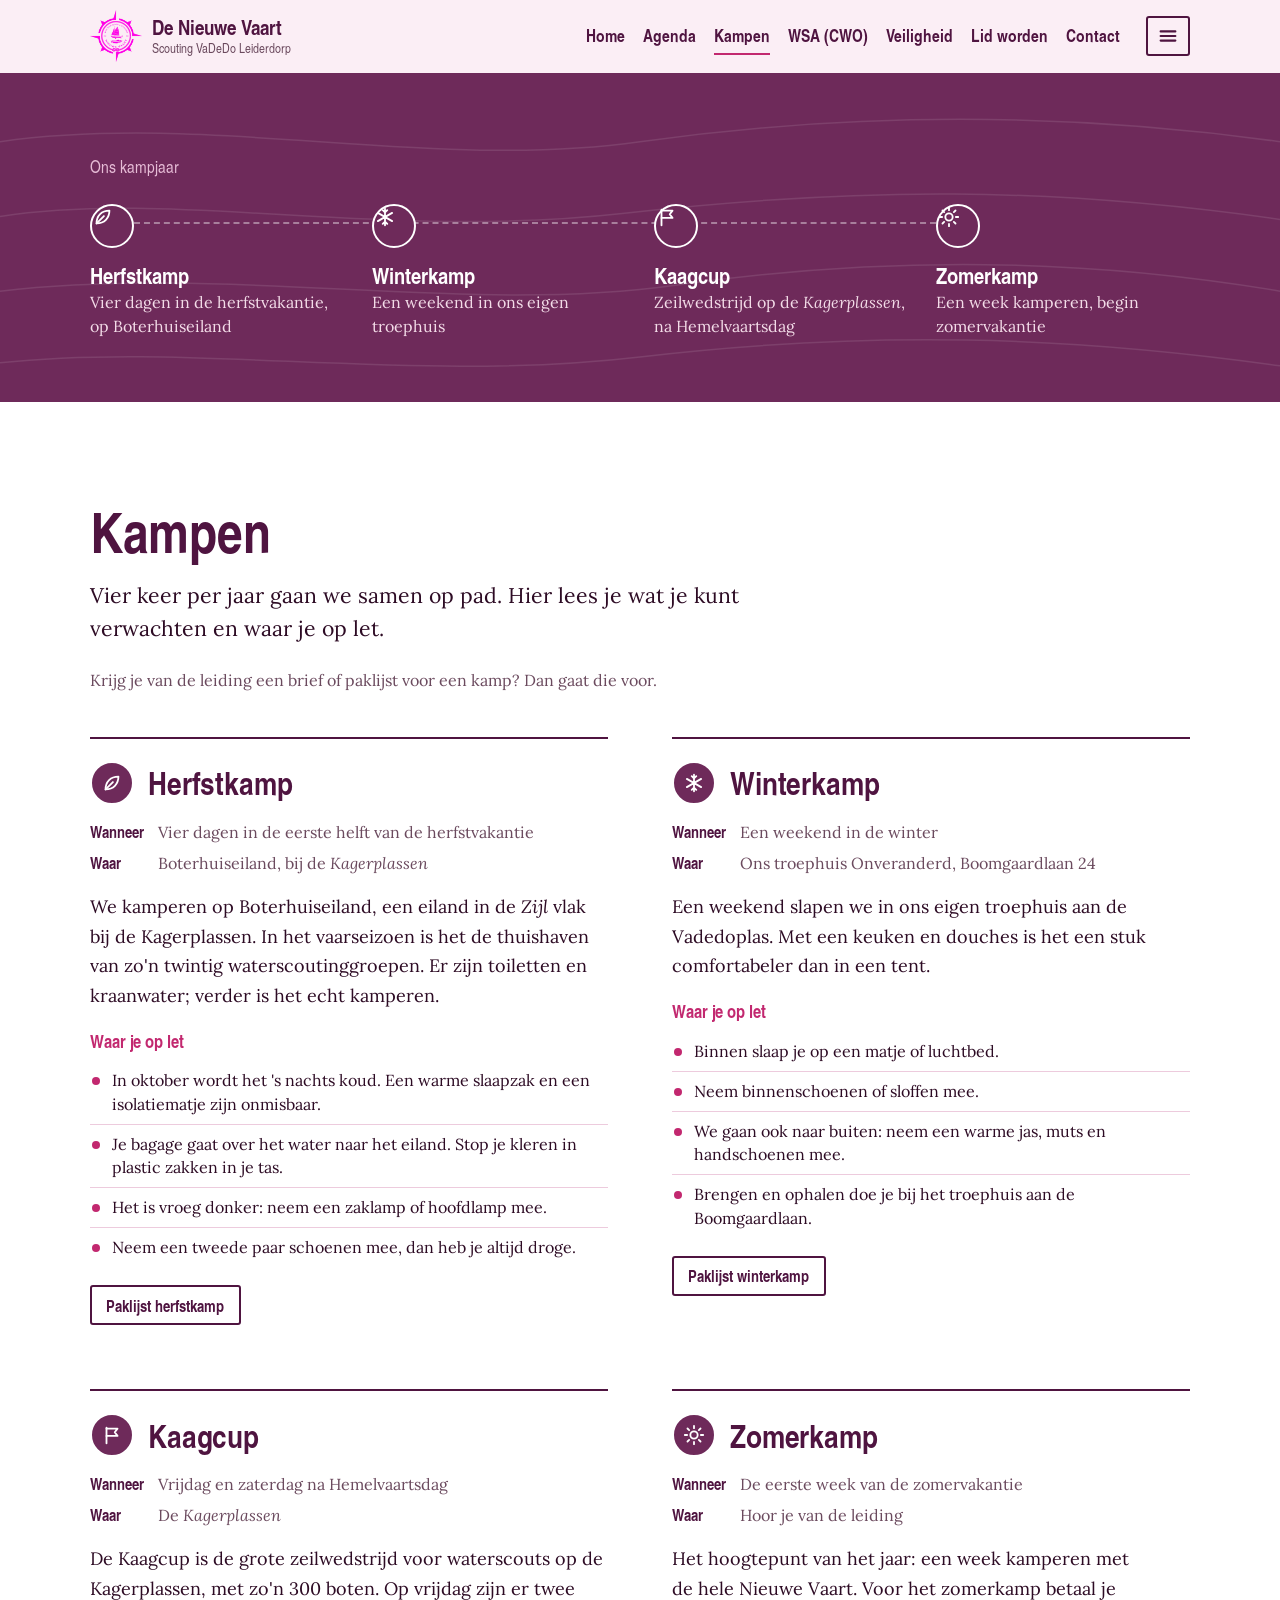
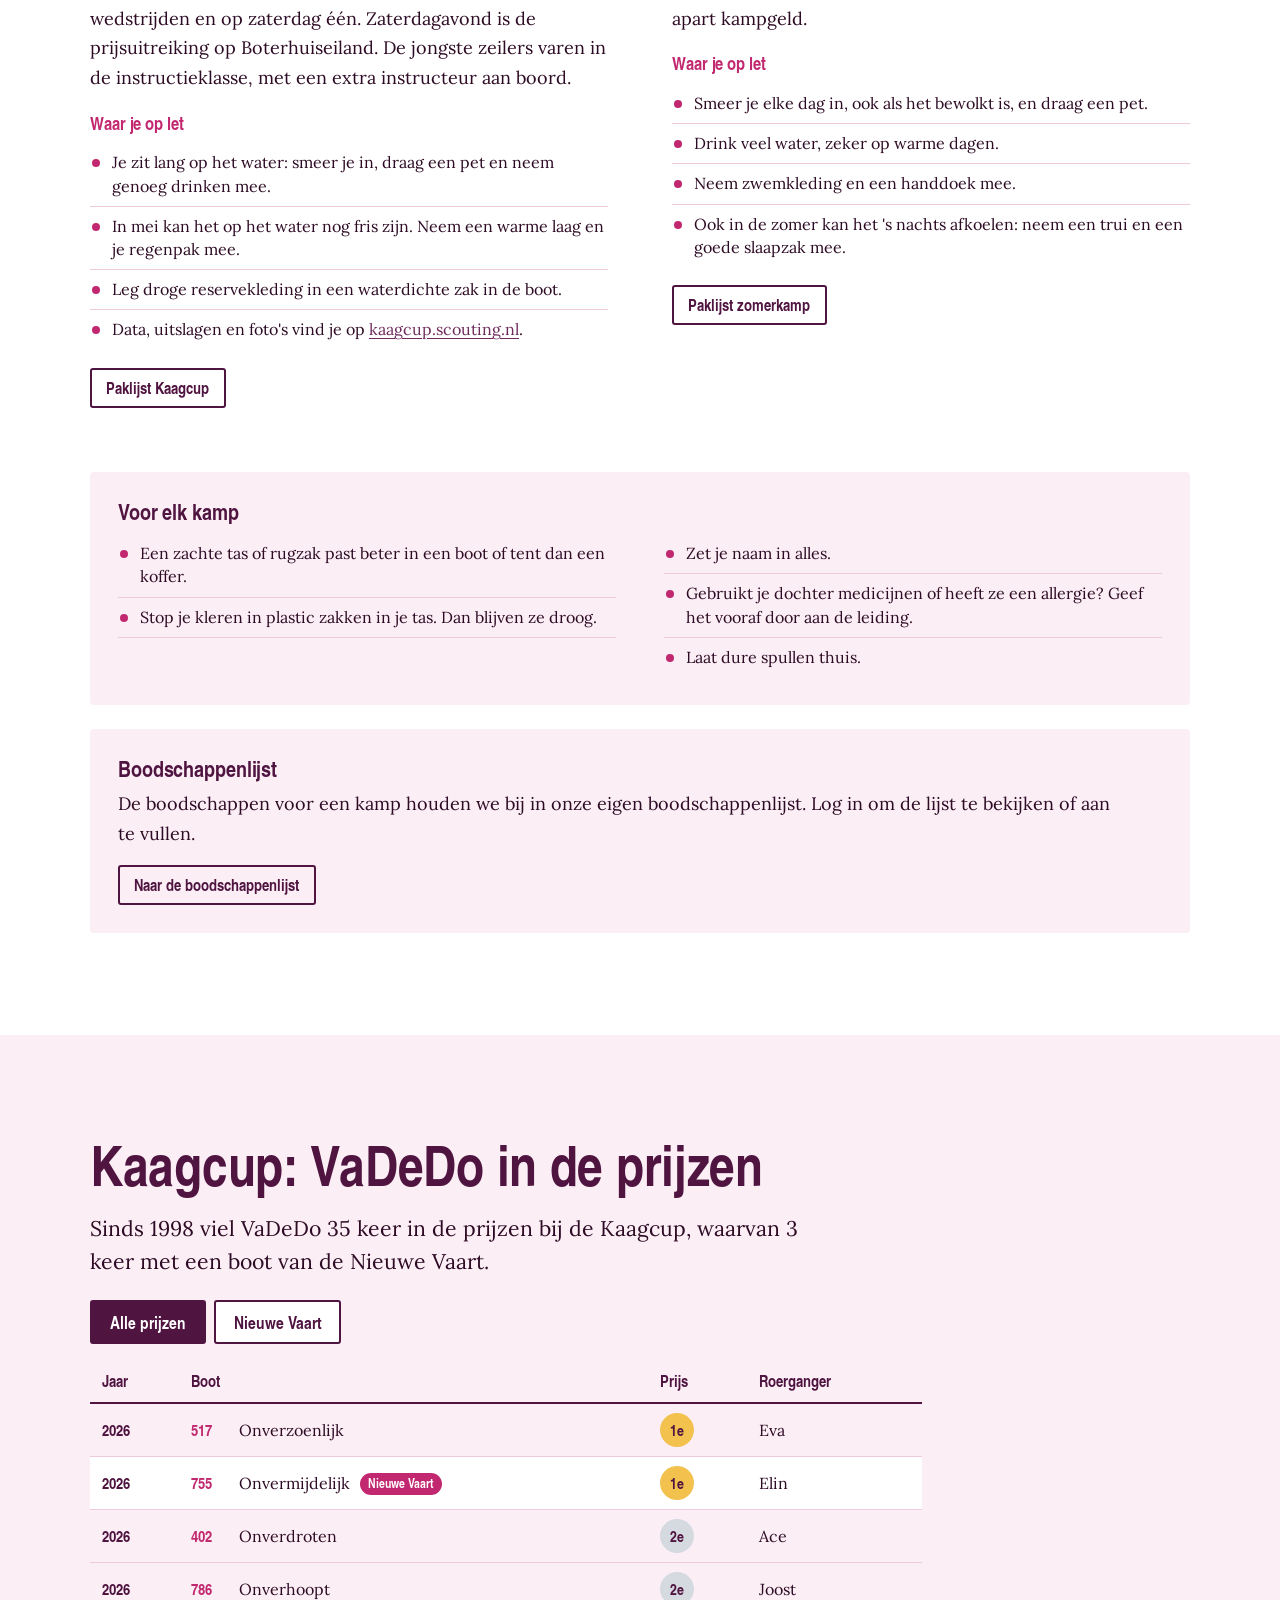
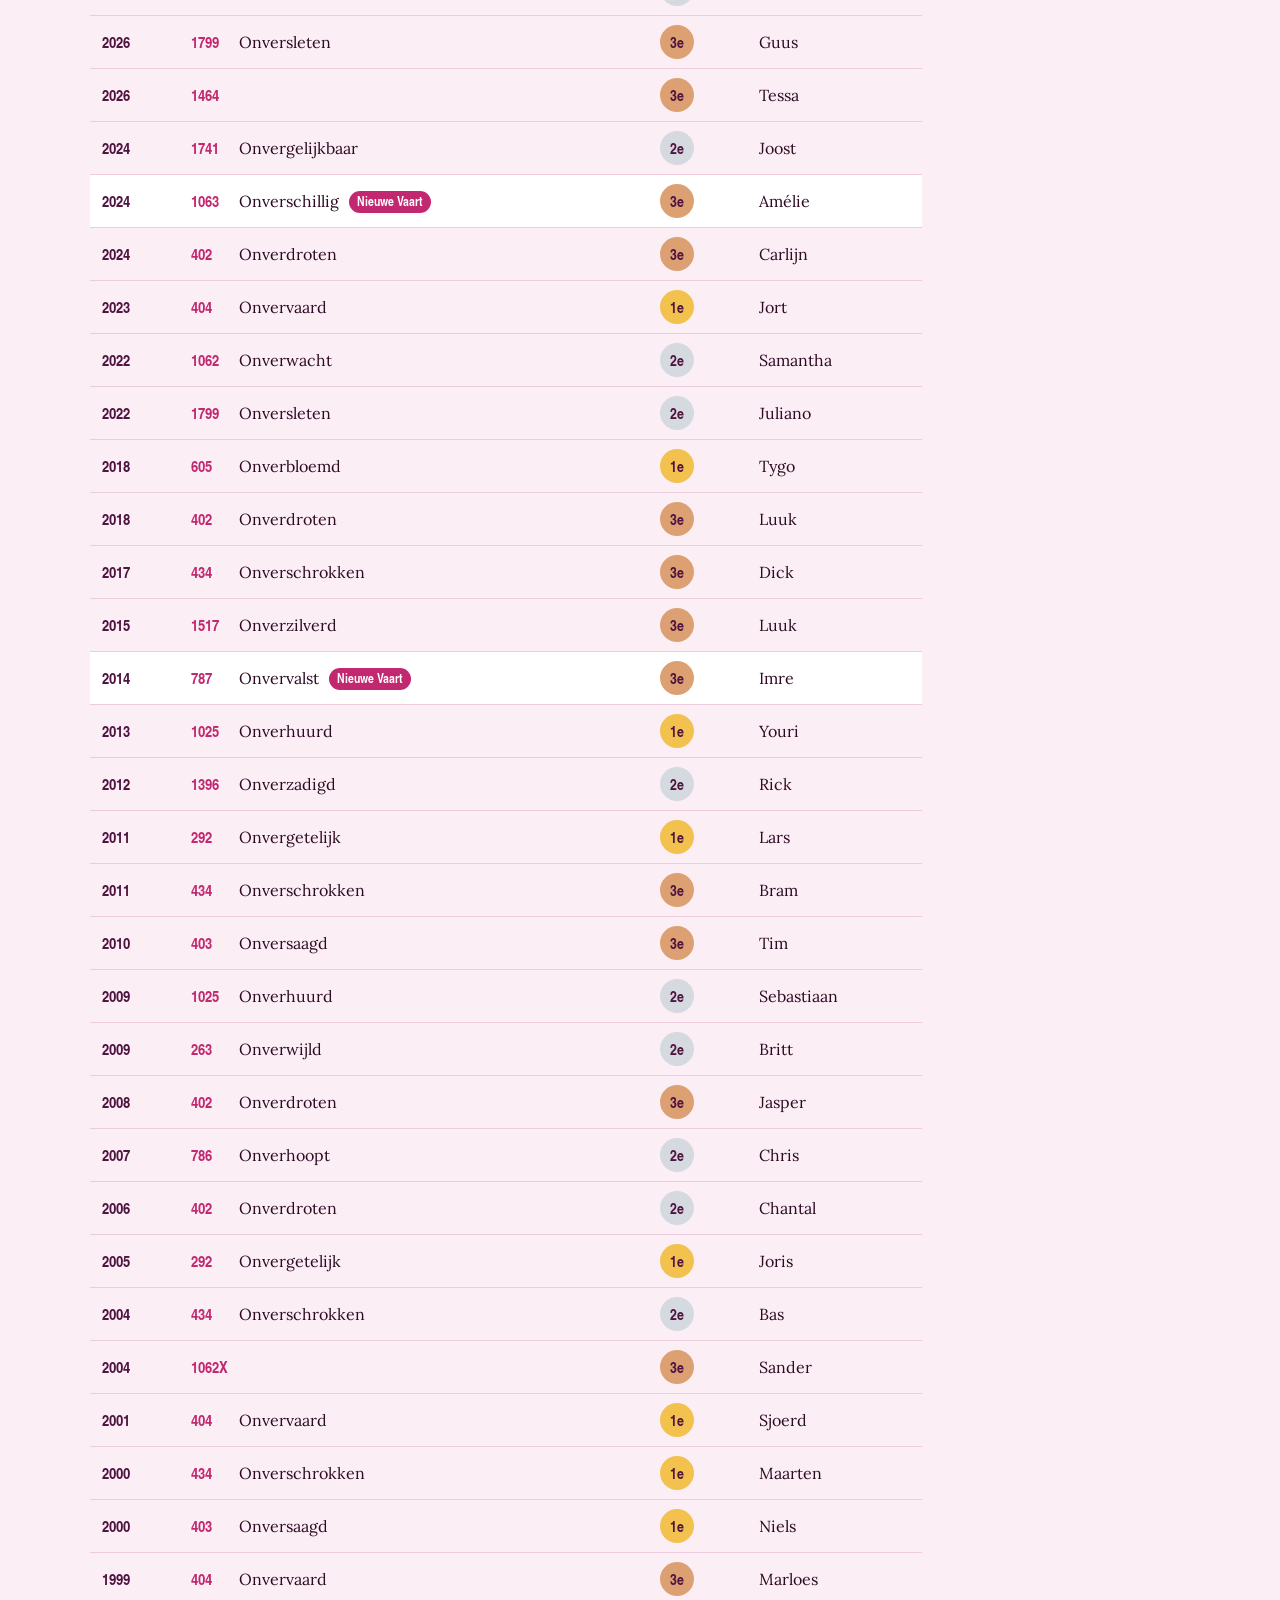
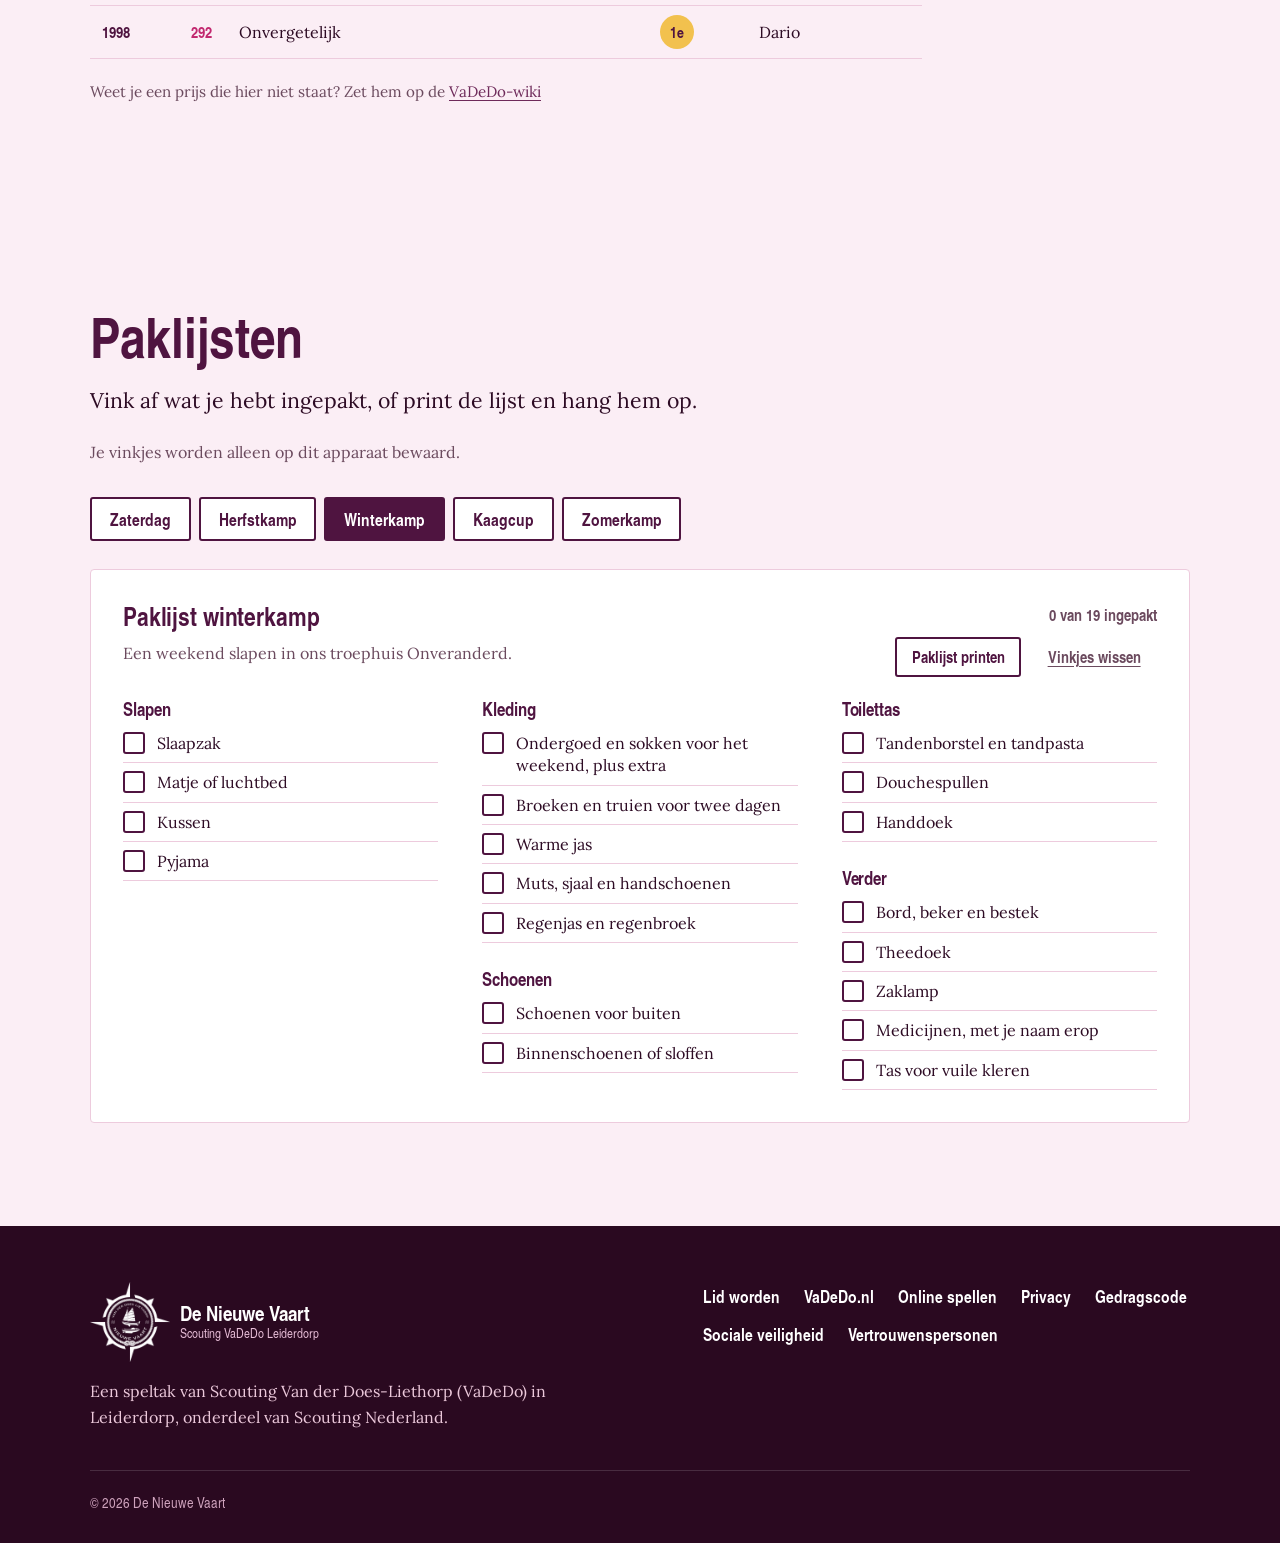
<file: kampen.html>
<!doctype html>
<html lang="nl">
<head>
<meta charset="utf-8">
<meta name="viewport" content="width=device-width, initial-scale=1">
<title>Kampen en paklijsten | De Nieuwe Vaart</title>
<meta name="description" content="Herfstkamp, winterkamp, Kaagcup en zomerkamp bij de Nieuwe Vaart, met paklijsten om af te vinken of te printen.">
<meta name="theme-color" content="#4F1440">
<link rel="canonical" href="https://nieuwevaart.nl/kampen.html">
<meta property="og:type" content="website">
<meta property="og:locale" content="nl_NL">
<meta property="og:site_name" content="De Nieuwe Vaart">
<meta property="og:title" content="Kampen en paklijsten | De Nieuwe Vaart">
<meta property="og:description" content="Herfstkamp, winterkamp, Kaagcup en zomerkamp bij de Nieuwe Vaart, met paklijsten om af te vinken of te printen.">
<meta property="og:url" content="https://nieuwevaart.nl/kampen.html">
<link rel="icon" type="image/png" href="img/favicon-64.png">
<link rel="apple-touch-icon" href="img/logo-192.png">
<meta property="og:image" content="https://nieuwevaart.onrender.com/img/og.png">
<script>document.documentElement.classList.add('js');</script>
<link rel="stylesheet" href="style.css">
</head>
<body>
<a class="skiplink" href="#inhoud">Naar de inhoud</a>

<header class="kop" id="kop">
  <div class="wrap kop__inner">
    <a class="merk" href="index.html">
      <img class="merk__logo" src="img/logo-96.png" width="52" height="52" alt="">
      <span class="merk__tekst"><span class="merk__naam">De Nieuwe Vaart</span><span class="merk__sub">Scouting VaDeDo Leiderdorp</span></span>
    </a>
    <button class="menuknop" type="button" aria-expanded="false" aria-controls="hoofdmenu">Menu</button>
    <nav class="menu" id="hoofdmenu" aria-label="Hoofdmenu">
      <ul>
        <li><a href="index.html">Home</a></li>
        <li><a href="agenda.html">Agenda</a></li>
        <li><a href="kampen.html" aria-current="page">Kampen</a></li>
        <li><a href="zeilen.html">WSA (CWO)</a></li>
        <li><a href="spullen.html">Veiligheid</a></li>
        <li><a href="lid-worden.html">Lid worden</a></li>
        <li><a href="contact.html">Contact</a></li>
      </ul>
      <div class="meer">
        <button class="meer__knop" type="button" aria-expanded="false" aria-controls="meer-menu"><svg viewBox="0 0 24 24" aria-hidden="true" focusable="false"><path d="M4 7h16M4 12h16M4 17h16"/></svg><span class="meer__tekst">Meer</span></button>
        <ul class="meer__lijst" id="meer-menu">
            <li><a href="spellen.html">Online spellen</a></li>
            <li><a href="voor-leiding.html">Voor leiding</a></li>
            <li><a class="menu__extern" href="https://app.scouting.nl/app/#/login?lang=nl_nl" target="_blank" rel="noopener">Scouting App<svg viewBox="0 0 16 16" aria-hidden="true" focusable="false"><path d="M6 3h7v7M13 3 4 12"/></svg><span class="sr-only"> (opent in een nieuw tabblad)</span></a></li>
        </ul>
      </div>
    </nav>
  </div>
</header>

<main id="inhoud">

  <section class="water" aria-labelledby="kampjaar-titel">
    <svg class="water__lijnen" viewBox="0 0 1440 220" preserveAspectRatio="none" aria-hidden="true" focusable="false">
      <g fill="none" stroke="#fff" stroke-opacity=".1" stroke-width="1.5">
        <path vector-effect="non-scaling-stroke" d="M0 46C240 26 480 66 720 46S1200 26 1440 46"/>
        <path vector-effect="non-scaling-stroke" d="M0 96C200 78 430 112 700 94S1180 76 1440 98"/>
        <path vector-effect="non-scaling-stroke" d="M0 146C260 128 520 162 760 142S1220 124 1440 146"/>
        <path vector-effect="non-scaling-stroke" d="M0 194C220 180 460 208 720 190S1200 176 1440 196"/>
      </g>
    </svg>
    <div class="wrap">
      <h2 class="water__titel" id="kampjaar-titel">Ons kampjaar</h2>
      <ol class="kampjaar">
        <li>
          <span class="boei" aria-hidden="true"><svg viewBox="0 0 24 24" focusable="false"><path d="M5 19C5 10.5 10.5 5 19 5c0 8.5-5.5 14-14 14Z"/><path d="M5 19 13 11"/></svg></span>
          <a href="kampen.html#kamp-herfst"><strong>Herfstkamp</strong><span>Vier dagen in de herfstvakantie, op Boterhuiseiland</span></a>
        </li>
        <li>
          <span class="boei" aria-hidden="true"><svg viewBox="0 0 24 24" focusable="false"><path d="M12 3v18M4.2 7.5l15.6 9M4.2 16.5l15.6-9M9.5 4.5 12 7l2.5-2.5M9.5 19.5 12 17l2.5 2.5"/></svg></span>
          <a href="kampen.html#kamp-winter"><strong>Winterkamp</strong><span>Een weekend in ons eigen troephuis</span></a>
        </li>
        <li>
          <span class="boei" aria-hidden="true"><svg viewBox="0 0 24 24" focusable="false"><path d="M6 21V4"/><path d="M6 5h12l-3 4 3 4H6"/></svg></span>
          <a href="kampen.html#kamp-kaagcup"><strong>Kaagcup</strong><span>Zeilwedstrijd op de <i>Kagerplassen</i>, na Hemelvaartsdag</span></a>
        </li>
        <li>
          <span class="boei" aria-hidden="true"><svg viewBox="0 0 24 24" focusable="false"><circle cx="12" cy="12" r="4"/><path d="M12 2v2.5M12 19.5V22M2 12h2.5M19.5 12H22M4.9 4.9l1.8 1.8M17.3 17.3l1.8 1.8M4.9 19.1l1.8-1.8M17.3 6.7l1.8-1.8"/></svg></span>
          <a href="kampen.html#kamp-zomer"><strong>Zomerkamp</strong><span>Een week kamperen, begin zomervakantie</span></a>
        </li>
      </ol>
    </div>
  </section>

  <section class="sectie" id="kampen" aria-labelledby="kampen-titel">
    <div class="wrap">
      <div class="kolom-tekst">
        <h2 id="kampen-titel">Kampen</h2>
        <p class="intro">Vier keer per jaar gaan we samen op pad. Hier lees je wat je kunt verwachten en waar je op let.</p>
        <p class="noot">Krijg je van de leiding een brief of paklijst voor een kamp? Dan gaat die voor.</p>
      </div>
      <div class="kampen">
        <article class="kamp" id="kamp-herfst" aria-labelledby="kamp-herfst-titel">
          <div class="kamp__kop"><span class="boei" aria-hidden="true"><svg viewBox="0 0 24 24" focusable="false"><path d="M5 19C5 10.5 10.5 5 19 5c0 8.5-5.5 14-14 14Z"/><path d="M5 19 13 11"/></svg></span><h3 id="kamp-herfst-titel">Herfstkamp</h3></div>
          <dl class="kamp__meta">
            <dt>Wanneer</dt><dd>Vier dagen in de eerste helft van de herfstvakantie</dd>
            <dt>Waar</dt><dd>Boterhuiseiland, bij de <i>Kagerplassen</i></dd>
          </dl>
          <p>We kamperen op Boterhuiseiland, een eiland in de <i>Zijl</i> vlak bij de Kagerplassen. In het vaarseizoen is het de thuishaven van zo'n twintig waterscoutinggroepen. Er zijn toiletten en kraanwater; verder is het echt kamperen.</p>
          <h4>Waar je op let</h4>
          <ul class="lijst">
            <li>In oktober wordt het 's nachts koud. Een warme slaapzak en een isolatiematje zijn onmisbaar.</li>
            <li>Je bagage gaat over het water naar het eiland. Stop je kleren in plastic zakken in je tas.</li>
            <li>Het is vroeg donker: neem een zaklamp of hoofdlamp mee.</li>
            <li>Neem een tweede paar schoenen mee, dan heb je altijd droge.</li>
          </ul>
          <a class="knop knop--rand knop--klein kamp__paklijst" href="#lijst-herfstkamp" data-paklijst="herfstkamp">Paklijst herfstkamp</a>
        </article>
        <article class="kamp" id="kamp-winter" aria-labelledby="kamp-winter-titel">
          <div class="kamp__kop"><span class="boei" aria-hidden="true"><svg viewBox="0 0 24 24" focusable="false"><path d="M12 3v18M4.2 7.5l15.6 9M4.2 16.5l15.6-9M9.5 4.5 12 7l2.5-2.5M9.5 19.5 12 17l2.5 2.5"/></svg></span><h3 id="kamp-winter-titel">Winterkamp</h3></div>
          <dl class="kamp__meta">
            <dt>Wanneer</dt><dd>Een weekend in de winter</dd>
            <dt>Waar</dt><dd>Ons troephuis Onveranderd, Boomgaardlaan 24</dd>
          </dl>
          <p>Een weekend slapen we in ons eigen troephuis aan de Vadedoplas. Met een keuken en douches is het een stuk comfortabeler dan in een tent.</p>
          <h4>Waar je op let</h4>
          <ul class="lijst">
            <li>Binnen slaap je op een matje of luchtbed.</li>
            <li>Neem binnenschoenen of sloffen mee.</li>
            <li>We gaan ook naar buiten: neem een warme jas, muts en handschoenen mee.</li>
            <li>Brengen en ophalen doe je bij het troephuis aan de Boomgaardlaan.</li>
          </ul>
          <a class="knop knop--rand knop--klein kamp__paklijst" href="#lijst-winterkamp" data-paklijst="winterkamp">Paklijst winterkamp</a>
        </article>
        <article class="kamp" id="kamp-kaagcup" aria-labelledby="kamp-kaagcup-titel">
          <div class="kamp__kop"><span class="boei" aria-hidden="true"><svg viewBox="0 0 24 24" focusable="false"><path d="M6 21V4"/><path d="M6 5h12l-3 4 3 4H6"/></svg></span><h3 id="kamp-kaagcup-titel">Kaagcup</h3></div>
          <dl class="kamp__meta">
            <dt>Wanneer</dt><dd>Vrijdag en zaterdag na Hemelvaartsdag</dd>
            <dt>Waar</dt><dd>De <i>Kagerplassen</i></dd>
          </dl>
          <p>De Kaagcup is de grote zeilwedstrijd voor waterscouts op de Kagerplassen, met zo'n 300 boten. Op vrijdag zijn er twee wedstrijden en op zaterdag één. Zaterdagavond is de prijsuitreiking op Boterhuiseiland. De jongste zeilers varen in de instructieklasse, met een extra instructeur aan boord.</p>
          <h4>Waar je op let</h4>
          <ul class="lijst">
            <li>Je zit lang op het water: smeer je in, draag een pet en neem genoeg drinken mee.</li>
            <li>In mei kan het op het water nog fris zijn. Neem een warme laag en je regenpak mee.</li>
            <li>Leg droge reservekleding in een waterdichte zak in de boot.</li>
            <li>Data, uitslagen en foto's vind je op <a href="https://kaagcup.scouting.nl/">kaagcup.scouting.nl</a>.</li>
          </ul>
          <a class="knop knop--rand knop--klein kamp__paklijst" href="#lijst-kaagcup" data-paklijst="kaagcup">Paklijst Kaagcup</a>
        </article>
        <article class="kamp" id="kamp-zomer" aria-labelledby="kamp-zomer-titel">
          <div class="kamp__kop"><span class="boei" aria-hidden="true"><svg viewBox="0 0 24 24" focusable="false"><circle cx="12" cy="12" r="4"/><path d="M12 2v2.5M12 19.5V22M2 12h2.5M19.5 12H22M4.9 4.9l1.8 1.8M17.3 17.3l1.8 1.8M4.9 19.1l1.8-1.8M17.3 6.7l1.8-1.8"/></svg></span><h3 id="kamp-zomer-titel">Zomerkamp</h3></div>
          <dl class="kamp__meta">
            <dt>Wanneer</dt><dd>De eerste week van de zomervakantie</dd>
            <dt>Waar</dt><dd>Hoor je van de leiding</dd>
          </dl>
          <p>Het hoogtepunt van het jaar: een week kamperen met de hele Nieuwe Vaart. Voor het zomerkamp betaal je apart kampgeld.</p>
          <h4>Waar je op let</h4>
          <ul class="lijst">
            <li>Smeer je elke dag in, ook als het bewolkt is, en draag een pet.</li>
            <li>Drink veel water, zeker op warme dagen.</li>
            <li>Neem zwemkleding en een handdoek mee.</li>
            <li>Ook in de zomer kan het 's nachts afkoelen: neem een trui en een goede slaapzak mee.</li>
          </ul>
          <a class="knop knop--rand knop--klein kamp__paklijst" href="#lijst-zomerkamp" data-paklijst="zomerkamp">Paklijst zomerkamp</a>
        </article>
      </div>
      <div class="elk-kamp">
        <h3>Voor elk kamp</h3>
        <ul class="lijst">
          <li>Een zachte tas of rugzak past beter in een boot of tent dan een koffer.</li>
          <li>Stop je kleren in plastic zakken in je tas. Dan blijven ze droog.</li>
          <li>Zet je naam in alles.</li>
          <li>Gebruikt je dochter medicijnen of heeft ze een allergie? Geef het vooraf door aan de leiding.</li>
          <li>Laat dure spullen thuis.</li>
        </ul>
      </div>
      <div class="elk-kamp boodschappen" id="boodschappenlijst">
        <h3>Boodschappenlijst</h3>
        <p>De boodschappen voor een kamp houden we bij in onze eigen boodschappenlijst. Log in om de lijst te bekijken of aan te vullen.</p>
        <a class="knop knop--rand knop--klein" href="https://boodschappenlijstje.onrender.com" target="_blank" rel="noopener">Naar de boodschappenlijst<span class="sr-only"> (opent in een nieuw tabblad)</span></a>
      </div>
    </div>
  </section>

  <section class="sectie sectie--mist" id="kaagcup-prijzen" aria-labelledby="kaagcup-titel">
    <div class="wrap">
      <div class="kolom-tekst">
        <h2 id="kaagcup-titel">Kaagcup: VaDeDo in de prijzen</h2>
      </div>
      <div id="kaagcup-wiki" aria-live="polite">
        <p class="intro">Alle prijzen van VaDeDo bij de Kaagcup staan op de <a href="https://wiki.vadedo.nl/wiki/Kaagcup">VaDeDo-wiki</a>.</p>
      </div>
    </div>
  </section>

  <section class="sectie sectie--mist" id="paklijst" aria-labelledby="paklijst-titel">
    <div class="wrap">
      <div class="kolom-tekst">
        <h2 id="paklijst-titel">Paklijsten</h2>
        <p class="intro">Vink af wat je hebt ingepakt, of print de lijst en hang hem op.</p>
        <p class="noot paklijst__opslag">Je vinkjes worden alleen op dit apparaat bewaard.</p>
      </div>
      <div class="tabs" role="tablist" aria-label="Kies een paklijst">
        <button class="tab" type="button" role="tab" id="tab-zaterdag" data-lijst="zaterdag" aria-controls="lijst-zaterdag" aria-selected="false" tabindex="-1">Zaterdag</button>
        <button class="tab" type="button" role="tab" id="tab-herfstkamp" data-lijst="herfstkamp" aria-controls="lijst-herfstkamp" aria-selected="false" tabindex="-1">Herfstkamp</button>
        <button class="tab" type="button" role="tab" id="tab-winterkamp" data-lijst="winterkamp" aria-controls="lijst-winterkamp" aria-selected="false" tabindex="-1">Winterkamp</button>
        <button class="tab" type="button" role="tab" id="tab-kaagcup" data-lijst="kaagcup" aria-controls="lijst-kaagcup" aria-selected="false" tabindex="-1">Kaagcup</button>
        <button class="tab" type="button" role="tab" id="tab-zomerkamp" data-lijst="zomerkamp" aria-controls="lijst-zomerkamp" aria-selected="false" tabindex="-1">Zomerkamp</button>
      </div>
      <div class="paklijst" id="lijst-zaterdag" role="tabpanel" aria-labelledby="tab-zaterdag" data-lijst="zaterdag">
        <div class="paklijst__kop">
          <div>
            <h3>Paklijst zaterdag</h3>
            <p>Voor een gewone opkomst. Kijk even naar het weer.</p>
          </div>
          <div class="paklijst__acties">
            <p class="paklijst__teller" aria-live="polite"></p>
            <button class="knop knop--rand knop--klein" type="button" data-actie="print">Paklijst printen</button>
            <button class="knop knop--stil knop--klein" type="button" data-actie="wis">Vinkjes wissen</button>
          </div>
        </div>
        <div class="paklijst__groepen">
          <div class="paklijst__groep">
            <h4>Aan</h4>
            <ul>
              <li><label class="vink"><input type="checkbox" value="aan-kleding-die-nat-en-vies-mag-worden"><span>Kleding die nat en vies mag worden</span></label></li>
              <li><label class="vink"><input type="checkbox" value="aan-dichte-schoenen-die-nat-mogen-worden"><span>Dichte schoenen die nat mogen worden</span></label></li>
              <li><label class="vink"><input type="checkbox" value="aan-warme-trui-of-fleece"><span>Warme trui of fleece</span></label></li>
            </ul>
          </div>
          <div class="paklijst__groep">
            <h4>In je tas</h4>
            <ul>
              <li><label class="vink"><input type="checkbox" value="in-je-tas-regenjas-en-regenbroek"><span>Regenjas en regenbroek</span></label></li>
              <li><label class="vink"><input type="checkbox" value="in-je-tas-droge-reservekleding-in-een-plastic-tas"><span>Droge reservekleding in een plastic tas</span></label></li>
              <li><label class="vink"><input type="checkbox" value="in-je-tas-flesje-water"><span>Flesje water</span></label></li>
              <li><label class="vink"><input type="checkbox" value="in-je-tas-reddingsvest-als-je-een-eigen-hebt"><span>Reddingsvest (als je een eigen hebt)</span></label></li>
            </ul>
          </div>
          <div class="paklijst__groep">
            <h4>Als het koud is</h4>
            <ul>
              <li><label class="vink"><input type="checkbox" value="als-het-koud-is-muts"><span>Muts</span></label></li>
              <li><label class="vink"><input type="checkbox" value="als-het-koud-is-handschoenen"><span>Handschoenen</span></label></li>
              <li><label class="vink"><input type="checkbox" value="als-het-koud-is-extra-laag-onder-je-jas"><span>Extra laag onder je jas</span></label></li>
              <li><label class="vink"><input type="checkbox" value="als-het-koud-is-dikke-sokken"><span>Dikke sokken</span></label></li>
            </ul>
          </div>
          <div class="paklijst__groep">
            <h4>Als de zon schijnt</h4>
            <ul>
              <li><label class="vink"><input type="checkbox" value="als-de-zon-schijnt-zonnebrand"><span>Zonnebrand</span></label></li>
              <li><label class="vink"><input type="checkbox" value="als-de-zon-schijnt-pet-of-hoedje"><span>Pet of hoedje</span></label></li>
              <li><label class="vink"><input type="checkbox" value="als-de-zon-schijnt-zonnebril-met-koordje"><span>Zonnebril met koordje</span></label></li>
            </ul>
          </div>
        </div>
      </div>
      <div class="paklijst" id="lijst-herfstkamp" role="tabpanel" aria-labelledby="tab-herfstkamp" data-lijst="herfstkamp">
        <div class="paklijst__kop">
          <div>
            <h3>Paklijst herfstkamp</h3>
            <p>Vier dagen kamperen op Boterhuiseiland, in oktober. Reken op koude nachten en regen.</p>
          </div>
          <div class="paklijst__acties">
            <p class="paklijst__teller" aria-live="polite"></p>
            <button class="knop knop--rand knop--klein" type="button" data-actie="print">Paklijst printen</button>
            <button class="knop knop--stil knop--klein" type="button" data-actie="wis">Vinkjes wissen</button>
          </div>
        </div>
        <div class="paklijst__groepen">
          <div class="paklijst__groep">
            <h4>Slapen</h4>
            <ul>
              <li><label class="vink"><input type="checkbox" value="slapen-warme-slaapzak"><span>Warme slaapzak</span></label></li>
              <li><label class="vink"><input type="checkbox" value="slapen-isolatiematje"><span>Isolatiematje</span></label></li>
              <li><label class="vink"><input type="checkbox" value="slapen-klein-kussen"><span>Klein kussen</span></label></li>
              <li><label class="vink"><input type="checkbox" value="slapen-warme-pyjama"><span>Warme pyjama</span></label></li>
              <li><label class="vink"><input type="checkbox" value="slapen-muts-voor-s-nachts"><span>Muts voor &#x27;s nachts</span></label></li>
            </ul>
          </div>
          <div class="paklijst__groep">
            <h4>Kleding</h4>
            <ul>
              <li><label class="vink"><input type="checkbox" value="kleding-ondergoed-en-sokken-voor-vier-dagen-plus-extra"><span>Ondergoed en sokken voor vier dagen, plus extra</span></label></li>
              <li><label class="vink"><input type="checkbox" value="kleding-dikke-of-wollen-sokken"><span>Dikke of wollen sokken</span></label></li>
              <li><label class="vink"><input type="checkbox" value="kleding-broeken-en-truien-voor-vier-dagen"><span>Broeken en truien voor vier dagen</span></label></li>
              <li><label class="vink"><input type="checkbox" value="kleding-fleece-of-warme-trui"><span>Fleece of warme trui</span></label></li>
              <li><label class="vink"><input type="checkbox" value="kleding-warme-jas"><span>Warme jas</span></label></li>
              <li><label class="vink"><input type="checkbox" value="kleding-regenjas-en-regenbroek"><span>Regenjas en regenbroek</span></label></li>
              <li><label class="vink"><input type="checkbox" value="kleding-muts-en-handschoenen"><span>Muts en handschoenen</span></label></li>
            </ul>
          </div>
          <div class="paklijst__groep">
            <h4>Schoenen</h4>
            <ul>
              <li><label class="vink"><input type="checkbox" value="schoenen-dichte-schoenen-die-nat-mogen-worden"><span>Dichte schoenen die nat mogen worden</span></label></li>
              <li><label class="vink"><input type="checkbox" value="schoenen-tweede-paar-schoenen"><span>Tweede paar schoenen</span></label></li>
              <li><label class="vink"><input type="checkbox" value="schoenen-laarzen-voor-op-het-terrein-niet-op-het-water"><span>Laarzen voor op het terrein (niet op het water)</span></label></li>
            </ul>
          </div>
          <div class="paklijst__groep">
            <h4>Toilettas</h4>
            <ul>
              <li><label class="vink"><input type="checkbox" value="toilettas-tandenborstel-en-tandpasta"><span>Tandenborstel en tandpasta</span></label></li>
              <li><label class="vink"><input type="checkbox" value="toilettas-zeep"><span>Zeep</span></label></li>
              <li><label class="vink"><input type="checkbox" value="toilettas-handdoek-en-washandje"><span>Handdoek en washandje</span></label></li>
            </ul>
          </div>
          <div class="paklijst__groep">
            <h4>Eten en drinken</h4>
            <ul>
              <li><label class="vink"><input type="checkbox" value="eten-en-drinken-bord-beker-en-bestek"><span>Bord, beker en bestek</span></label></li>
              <li><label class="vink"><input type="checkbox" value="eten-en-drinken-theedoek"><span>Theedoek</span></label></li>
              <li><label class="vink"><input type="checkbox" value="eten-en-drinken-drinkfles"><span>Drinkfles</span></label></li>
            </ul>
          </div>
          <div class="paklijst__groep">
            <h4>Verder</h4>
            <ul>
              <li><label class="vink"><input type="checkbox" value="verder-zaklamp-of-hoofdlamp-met-reservebatterijen"><span>Zaklamp of hoofdlamp, met reservebatterijen</span></label></li>
              <li><label class="vink"><input type="checkbox" value="verder-reddingsvest-als-je-een-eigen-hebt"><span>Reddingsvest (als je een eigen hebt)</span></label></li>
              <li><label class="vink"><input type="checkbox" value="verder-medicijnen-met-je-naam-erop"><span>Medicijnen, met je naam erop</span></label></li>
              <li><label class="vink"><input type="checkbox" value="verder-plastic-zakken-om-je-kleren-droog-te-houden"><span>Plastic zakken om je kleren droog te houden</span></label></li>
              <li><label class="vink"><input type="checkbox" value="verder-tas-voor-vuile-kleren"><span>Tas voor vuile kleren</span></label></li>
              <li><label class="vink"><input type="checkbox" value="verder-zachte-tas-of-rugzak-met-je-naam-erop"><span>Zachte tas of rugzak, met je naam erop</span></label></li>
            </ul>
          </div>
        </div>
      </div>
      <div class="paklijst" id="lijst-winterkamp" role="tabpanel" aria-labelledby="tab-winterkamp" data-lijst="winterkamp">
        <div class="paklijst__kop">
          <div>
            <h3>Paklijst winterkamp</h3>
            <p>Een weekend slapen in ons troephuis Onveranderd.</p>
          </div>
          <div class="paklijst__acties">
            <p class="paklijst__teller" aria-live="polite"></p>
            <button class="knop knop--rand knop--klein" type="button" data-actie="print">Paklijst printen</button>
            <button class="knop knop--stil knop--klein" type="button" data-actie="wis">Vinkjes wissen</button>
          </div>
        </div>
        <div class="paklijst__groepen">
          <div class="paklijst__groep">
            <h4>Slapen</h4>
            <ul>
              <li><label class="vink"><input type="checkbox" value="slapen-slaapzak"><span>Slaapzak</span></label></li>
              <li><label class="vink"><input type="checkbox" value="slapen-matje-of-luchtbed"><span>Matje of luchtbed</span></label></li>
              <li><label class="vink"><input type="checkbox" value="slapen-kussen"><span>Kussen</span></label></li>
              <li><label class="vink"><input type="checkbox" value="slapen-pyjama"><span>Pyjama</span></label></li>
            </ul>
          </div>
          <div class="paklijst__groep">
            <h4>Kleding</h4>
            <ul>
              <li><label class="vink"><input type="checkbox" value="kleding-ondergoed-en-sokken-voor-het-weekend-plus-extra"><span>Ondergoed en sokken voor het weekend, plus extra</span></label></li>
              <li><label class="vink"><input type="checkbox" value="kleding-broeken-en-truien-voor-twee-dagen"><span>Broeken en truien voor twee dagen</span></label></li>
              <li><label class="vink"><input type="checkbox" value="kleding-warme-jas"><span>Warme jas</span></label></li>
              <li><label class="vink"><input type="checkbox" value="kleding-muts-sjaal-en-handschoenen"><span>Muts, sjaal en handschoenen</span></label></li>
              <li><label class="vink"><input type="checkbox" value="kleding-regenjas-en-regenbroek"><span>Regenjas en regenbroek</span></label></li>
            </ul>
          </div>
          <div class="paklijst__groep">
            <h4>Schoenen</h4>
            <ul>
              <li><label class="vink"><input type="checkbox" value="schoenen-schoenen-voor-buiten"><span>Schoenen voor buiten</span></label></li>
              <li><label class="vink"><input type="checkbox" value="schoenen-binnenschoenen-of-sloffen"><span>Binnenschoenen of sloffen</span></label></li>
            </ul>
          </div>
          <div class="paklijst__groep">
            <h4>Toilettas</h4>
            <ul>
              <li><label class="vink"><input type="checkbox" value="toilettas-tandenborstel-en-tandpasta"><span>Tandenborstel en tandpasta</span></label></li>
              <li><label class="vink"><input type="checkbox" value="toilettas-douchespullen"><span>Douchespullen</span></label></li>
              <li><label class="vink"><input type="checkbox" value="toilettas-handdoek"><span>Handdoek</span></label></li>
            </ul>
          </div>
          <div class="paklijst__groep">
            <h4>Verder</h4>
            <ul>
              <li><label class="vink"><input type="checkbox" value="verder-bord-beker-en-bestek"><span>Bord, beker en bestek</span></label></li>
              <li><label class="vink"><input type="checkbox" value="verder-theedoek"><span>Theedoek</span></label></li>
              <li><label class="vink"><input type="checkbox" value="verder-zaklamp"><span>Zaklamp</span></label></li>
              <li><label class="vink"><input type="checkbox" value="verder-medicijnen-met-je-naam-erop"><span>Medicijnen, met je naam erop</span></label></li>
              <li><label class="vink"><input type="checkbox" value="verder-tas-voor-vuile-kleren"><span>Tas voor vuile kleren</span></label></li>
            </ul>
          </div>
        </div>
      </div>
      <div class="paklijst" id="lijst-kaagcup" role="tabpanel" aria-labelledby="tab-kaagcup" data-lijst="kaagcup">
        <div class="paklijst__kop">
          <div>
            <h3>Paklijst Kaagcup</h3>
            <p>Twee dagen zeilwedstrijden op de Kagerplassen. Blijven we slapen, dan neem je ook je slaapspullen mee.</p>
          </div>
          <div class="paklijst__acties">
            <p class="paklijst__teller" aria-live="polite"></p>
            <button class="knop knop--rand knop--klein" type="button" data-actie="print">Paklijst printen</button>
            <button class="knop knop--stil knop--klein" type="button" data-actie="wis">Vinkjes wissen</button>
          </div>
        </div>
        <div class="paklijst__groepen">
          <div class="paklijst__groep">
            <h4>Op het water</h4>
            <ul>
              <li><label class="vink"><input type="checkbox" value="op-het-water-reddingsvest-als-je-een-eigen-hebt"><span>Reddingsvest (als je een eigen hebt)</span></label></li>
              <li><label class="vink"><input type="checkbox" value="op-het-water-regenjas-en-regenbroek"><span>Regenjas en regenbroek</span></label></li>
              <li><label class="vink"><input type="checkbox" value="op-het-water-fleece-of-warme-trui"><span>Fleece of warme trui</span></label></li>
              <li><label class="vink"><input type="checkbox" value="op-het-water-pet-en-zonnebrand"><span>Pet en zonnebrand</span></label></li>
              <li><label class="vink"><input type="checkbox" value="op-het-water-zonnebril-met-koordje"><span>Zonnebril met koordje</span></label></li>
              <li><label class="vink"><input type="checkbox" value="op-het-water-drinkfles"><span>Drinkfles</span></label></li>
              <li><label class="vink"><input type="checkbox" value="op-het-water-droge-reservekleding-in-een-waterdichte-zak"><span>Droge reservekleding in een waterdichte zak</span></label></li>
            </ul>
          </div>
          <div class="paklijst__groep">
            <h4>Schoenen</h4>
            <ul>
              <li><label class="vink"><input type="checkbox" value="schoenen-dichte-schoenen-die-nat-mogen-worden"><span>Dichte schoenen die nat mogen worden</span></label></li>
              <li><label class="vink"><input type="checkbox" value="schoenen-tweede-paar-droge-schoenen"><span>Tweede paar droge schoenen</span></label></li>
            </ul>
          </div>
          <div class="paklijst__groep">
            <h4>Kleding</h4>
            <ul>
              <li><label class="vink"><input type="checkbox" value="kleding-ondergoed-en-sokken-plus-extra"><span>Ondergoed en sokken, plus extra</span></label></li>
              <li><label class="vink"><input type="checkbox" value="kleding-broeken-en-truien-voor-twee-dagen"><span>Broeken en truien voor twee dagen</span></label></li>
            </ul>
          </div>
          <div class="paklijst__groep">
            <h4>Slapen</h4>
            <ul>
              <li><label class="vink"><input type="checkbox" value="slapen-slaapzak"><span>Slaapzak</span></label></li>
              <li><label class="vink"><input type="checkbox" value="slapen-isolatiematje"><span>Isolatiematje</span></label></li>
              <li><label class="vink"><input type="checkbox" value="slapen-kussen"><span>Kussen</span></label></li>
              <li><label class="vink"><input type="checkbox" value="slapen-warme-pyjama"><span>Warme pyjama</span></label></li>
            </ul>
          </div>
          <div class="paklijst__groep">
            <h4>Toilettas</h4>
            <ul>
              <li><label class="vink"><input type="checkbox" value="toilettas-tandenborstel-en-tandpasta"><span>Tandenborstel en tandpasta</span></label></li>
              <li><label class="vink"><input type="checkbox" value="toilettas-handdoek"><span>Handdoek</span></label></li>
            </ul>
          </div>
          <div class="paklijst__groep">
            <h4>Verder</h4>
            <ul>
              <li><label class="vink"><input type="checkbox" value="verder-bord-beker-en-bestek"><span>Bord, beker en bestek</span></label></li>
              <li><label class="vink"><input type="checkbox" value="verder-zaklamp"><span>Zaklamp</span></label></li>
              <li><label class="vink"><input type="checkbox" value="verder-medicijnen-met-je-naam-erop"><span>Medicijnen, met je naam erop</span></label></li>
              <li><label class="vink"><input type="checkbox" value="verder-zachte-tas-of-rugzak"><span>Zachte tas of rugzak</span></label></li>
            </ul>
          </div>
        </div>
      </div>
      <div class="paklijst" id="lijst-zomerkamp" role="tabpanel" aria-labelledby="tab-zomerkamp" data-lijst="zomerkamp">
        <div class="paklijst__kop">
          <div>
            <h3>Paklijst zomerkamp</h3>
            <p>Een week kamperen in de eerste week van de zomervakantie.</p>
          </div>
          <div class="paklijst__acties">
            <p class="paklijst__teller" aria-live="polite"></p>
            <button class="knop knop--rand knop--klein" type="button" data-actie="print">Paklijst printen</button>
            <button class="knop knop--stil knop--klein" type="button" data-actie="wis">Vinkjes wissen</button>
          </div>
        </div>
        <div class="paklijst__groepen">
          <div class="paklijst__groep">
            <h4>Slapen</h4>
            <ul>
              <li><label class="vink"><input type="checkbox" value="slapen-slaapzak"><span>Slaapzak</span></label></li>
              <li><label class="vink"><input type="checkbox" value="slapen-isolatiematje"><span>Isolatiematje</span></label></li>
              <li><label class="vink"><input type="checkbox" value="slapen-kussen"><span>Kussen</span></label></li>
              <li><label class="vink"><input type="checkbox" value="slapen-pyjama"><span>Pyjama</span></label></li>
            </ul>
          </div>
          <div class="paklijst__groep">
            <h4>Kleding</h4>
            <ul>
              <li><label class="vink"><input type="checkbox" value="kleding-ondergoed-en-sokken-voor-een-week-plus-extra"><span>Ondergoed en sokken voor een week, plus extra</span></label></li>
              <li><label class="vink"><input type="checkbox" value="kleding-t-shirts"><span>T-shirts</span></label></li>
              <li><label class="vink"><input type="checkbox" value="kleding-korte-en-lange-broeken"><span>Korte en lange broeken</span></label></li>
              <li><label class="vink"><input type="checkbox" value="kleding-trui-of-fleece-voor-s-avonds"><span>Trui of fleece voor &#x27;s avonds</span></label></li>
              <li><label class="vink"><input type="checkbox" value="kleding-regenjas-en-regenbroek"><span>Regenjas en regenbroek</span></label></li>
              <li><label class="vink"><input type="checkbox" value="kleding-zwemkleding"><span>Zwemkleding</span></label></li>
            </ul>
          </div>
          <div class="paklijst__groep">
            <h4>Schoenen</h4>
            <ul>
              <li><label class="vink"><input type="checkbox" value="schoenen-dichte-schoenen-die-nat-mogen-worden"><span>Dichte schoenen die nat mogen worden</span></label></li>
              <li><label class="vink"><input type="checkbox" value="schoenen-tweede-paar-schoenen"><span>Tweede paar schoenen</span></label></li>
              <li><label class="vink"><input type="checkbox" value="schoenen-badslippers-alleen-op-het-terrein"><span>Badslippers (alleen op het terrein)</span></label></li>
            </ul>
          </div>
          <div class="paklijst__groep">
            <h4>Zon en water</h4>
            <ul>
              <li><label class="vink"><input type="checkbox" value="zon-en-water-zonnebrand"><span>Zonnebrand</span></label></li>
              <li><label class="vink"><input type="checkbox" value="zon-en-water-pet-of-hoedje"><span>Pet of hoedje</span></label></li>
              <li><label class="vink"><input type="checkbox" value="zon-en-water-zonnebril-met-koordje"><span>Zonnebril met koordje</span></label></li>
              <li><label class="vink"><input type="checkbox" value="zon-en-water-drinkfles"><span>Drinkfles</span></label></li>
              <li><label class="vink"><input type="checkbox" value="zon-en-water-handdoek-of-strandlaken"><span>Handdoek of strandlaken</span></label></li>
            </ul>
          </div>
          <div class="paklijst__groep">
            <h4>Toilettas</h4>
            <ul>
              <li><label class="vink"><input type="checkbox" value="toilettas-tandenborstel-en-tandpasta"><span>Tandenborstel en tandpasta</span></label></li>
              <li><label class="vink"><input type="checkbox" value="toilettas-zeep"><span>Zeep</span></label></li>
              <li><label class="vink"><input type="checkbox" value="toilettas-handdoek"><span>Handdoek</span></label></li>
              <li><label class="vink"><input type="checkbox" value="toilettas-antimuggenmiddel"><span>Antimuggenmiddel</span></label></li>
            </ul>
          </div>
          <div class="paklijst__groep">
            <h4>Verder</h4>
            <ul>
              <li><label class="vink"><input type="checkbox" value="verder-bord-beker-en-bestek"><span>Bord, beker en bestek</span></label></li>
              <li><label class="vink"><input type="checkbox" value="verder-theedoek"><span>Theedoek</span></label></li>
              <li><label class="vink"><input type="checkbox" value="verder-zaklamp-of-hoofdlamp"><span>Zaklamp of hoofdlamp</span></label></li>
              <li><label class="vink"><input type="checkbox" value="verder-reddingsvest-als-je-een-eigen-hebt"><span>Reddingsvest (als je een eigen hebt)</span></label></li>
              <li><label class="vink"><input type="checkbox" value="verder-medicijnen-met-je-naam-erop"><span>Medicijnen, met je naam erop</span></label></li>
              <li><label class="vink"><input type="checkbox" value="verder-tas-voor-vuile-kleren"><span>Tas voor vuile kleren</span></label></li>
              <li><label class="vink"><input type="checkbox" value="verder-plastic-zakken-om-je-kleren-droog-te-houden"><span>Plastic zakken om je kleren droog te houden</span></label></li>
              <li><label class="vink"><input type="checkbox" value="verder-zachte-tas-of-rugzak-met-je-naam-erop"><span>Zachte tas of rugzak, met je naam erop</span></label></li>
            </ul>
          </div>
        </div>
      </div>
    </div>
  </section>

</main>

<footer class="voet">
  <div class="wrap voet__grid">
    <div>
      <a class="merk" href="index.html">
        <img class="merk__logo merk__logo--groot" src="img/logo-wit-192.png" width="80" height="80" alt="">
        <span class="merk__tekst"><span class="merk__naam">De Nieuwe Vaart</span><span class="merk__sub">Scouting VaDeDo Leiderdorp</span></span>
      </a>
      <p class="voet__tekst">Een speltak van Scouting Van der Does-Liethorp (VaDeDo) in Leiderdorp, onderdeel van Scouting Nederland.</p>
    </div>
    <ul class="voet__links">
      <li><a href="lid-worden.html">Lid worden</a></li>
      <li><a href="https://www.vadedo.nl/">VaDeDo.nl</a></li>
      <li><a href="spellen.html">Online spellen</a></li>
      <li><a href="https://www.vadedo.nl/privacy">Privacy</a></li>
      <li><a href="https://www.vadedo.nl/gedragscode">Gedragscode</a></li>
      <li><a href="https://www.vadedo.nl/sociale-veiligheid">Sociale veiligheid</a></li>
      <li><a href="https://www.vadedo.nl/vertrouwenspersonen">Vertrouwenspersonen</a></li>
    </ul>
  </div>
  <div class="wrap">
    <p class="voet__onder">© <span id="jaartal">2026</span> De Nieuwe Vaart</p>
  </div>
</footer>

<script src="script.js"></script>
<script src="wiki-instellingen.js"></script>
<script src="wiki.js"></script>
</body>
</html>
</file>
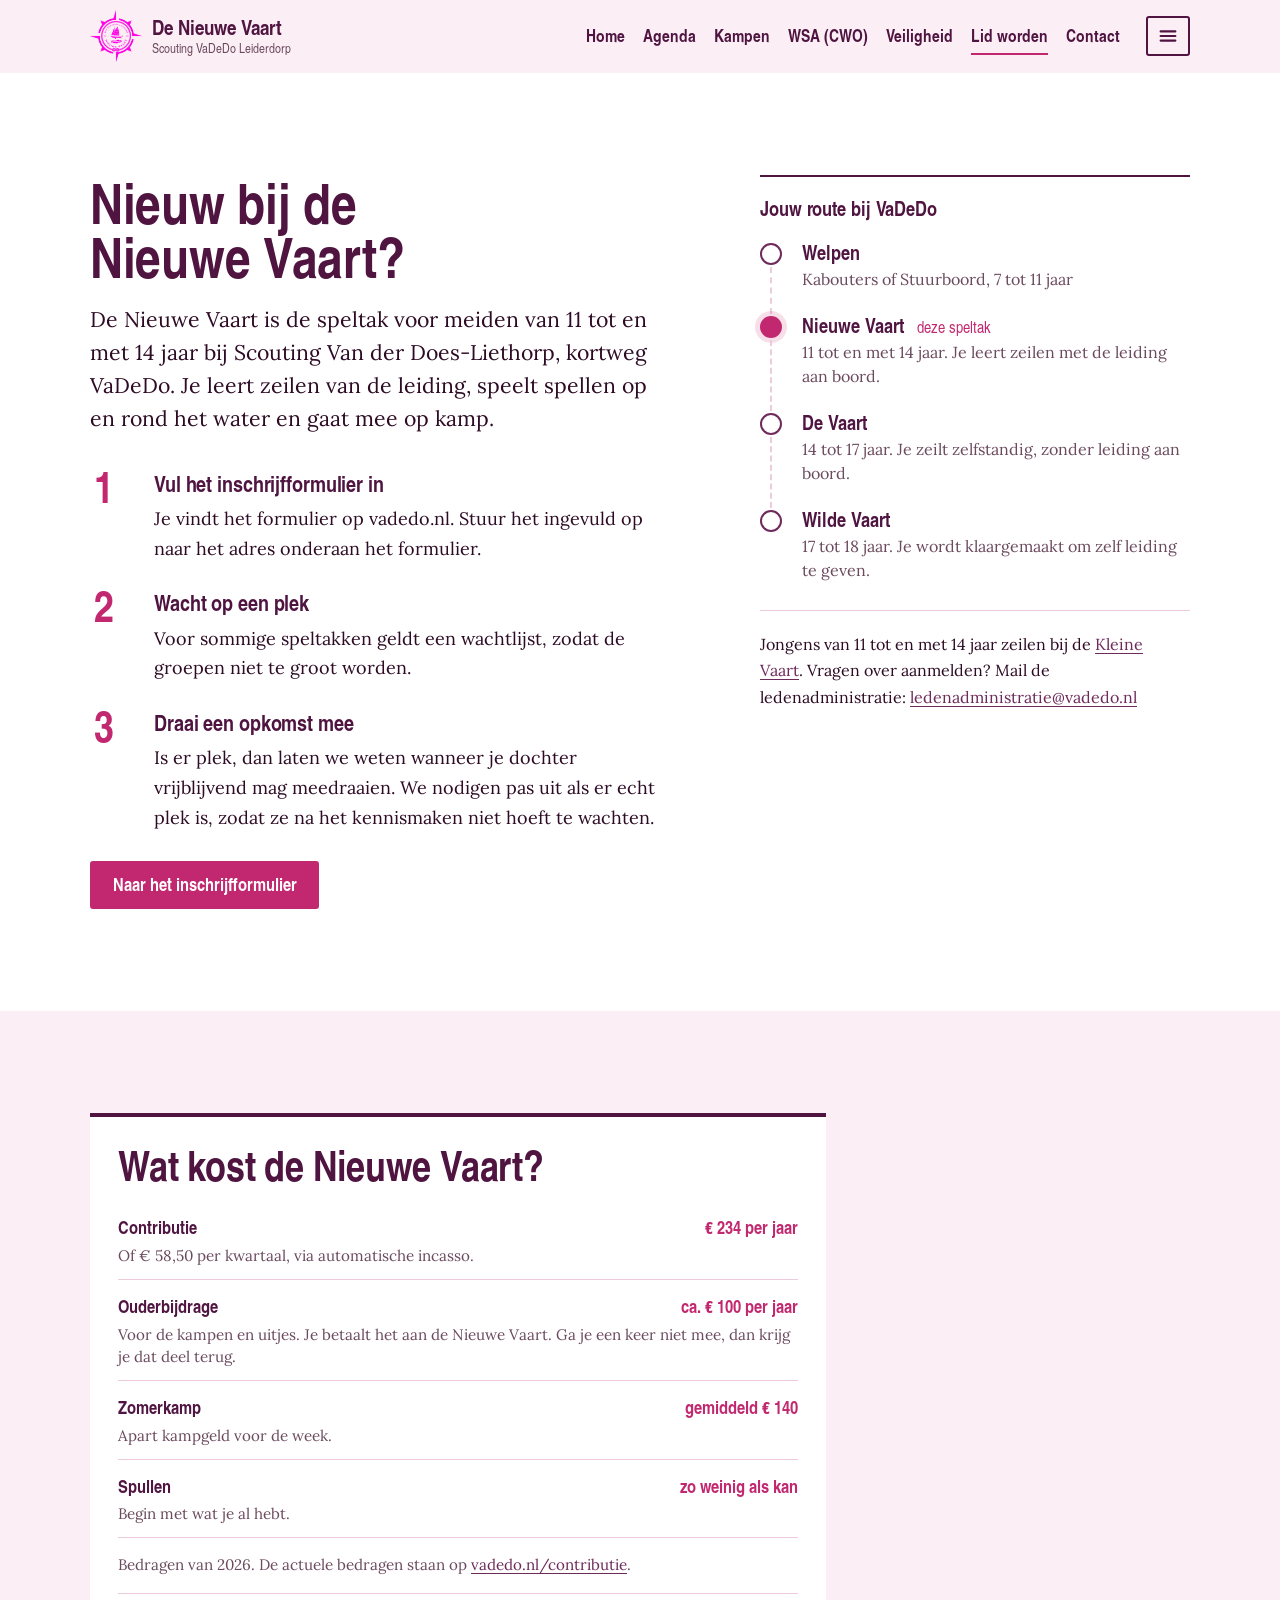
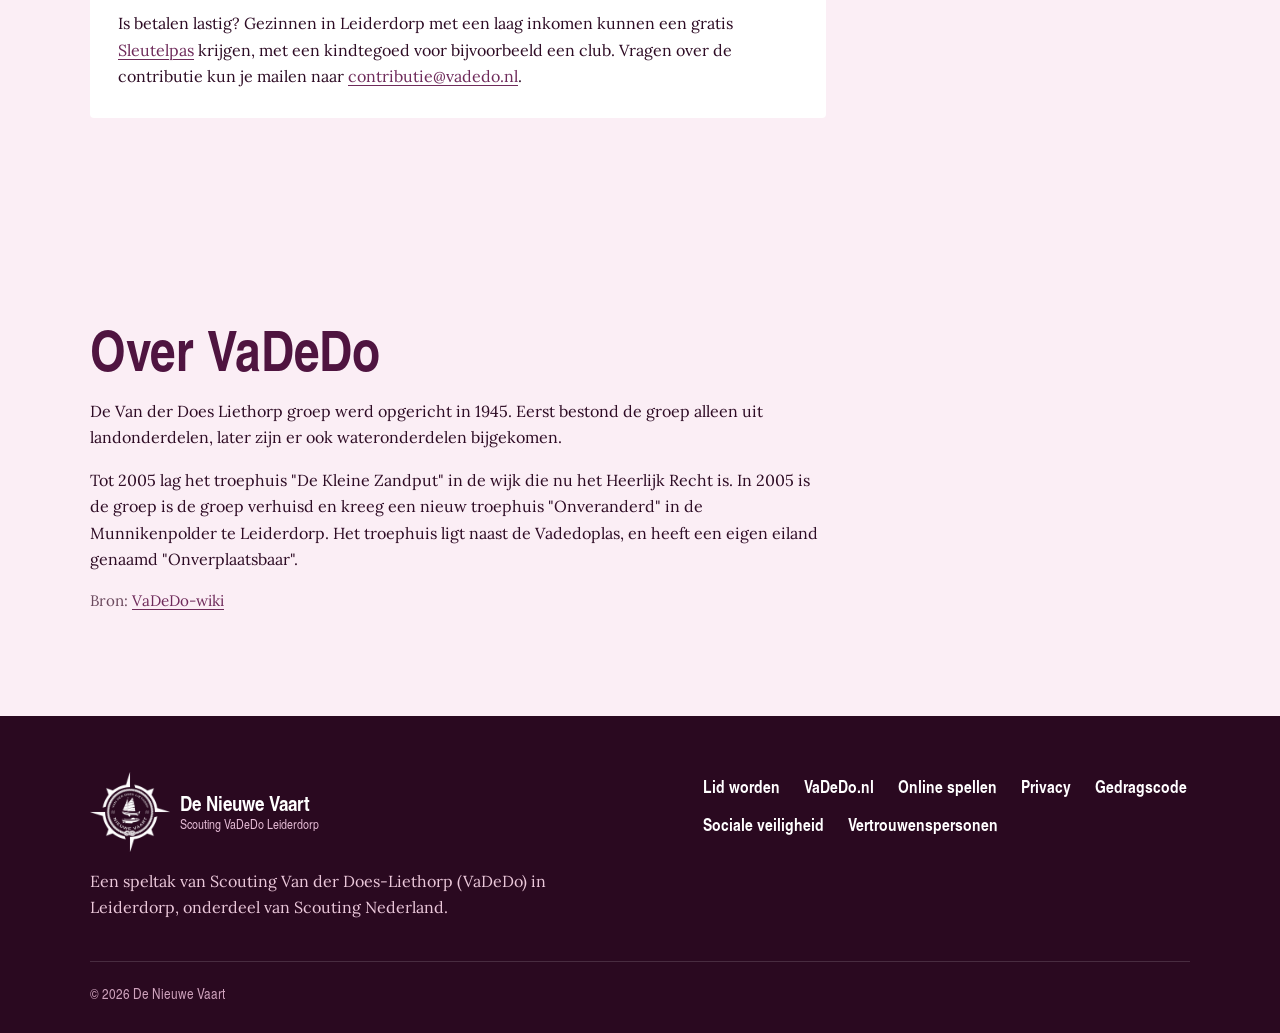
<file: lid-worden.html>
<!doctype html>
<html lang="nl">
<head>
<meta charset="utf-8">
<meta name="viewport" content="width=device-width, initial-scale=1">
<title>Lid worden | De Nieuwe Vaart</title>
<meta name="description" content="Zo word je lid van de Nieuwe Vaart, de waterscouting-speltak voor meiden van 11 tot en met 14 jaar bij VaDeDo, en wat het kost.">
<meta name="theme-color" content="#4F1440">
<link rel="canonical" href="https://nieuwevaart.nl/lid-worden.html">
<meta property="og:type" content="website">
<meta property="og:locale" content="nl_NL">
<meta property="og:site_name" content="De Nieuwe Vaart">
<meta property="og:title" content="Lid worden | De Nieuwe Vaart">
<meta property="og:description" content="Zo word je lid van de Nieuwe Vaart, de waterscouting-speltak voor meiden van 11 tot en met 14 jaar bij VaDeDo, en wat het kost.">
<meta property="og:url" content="https://nieuwevaart.nl/lid-worden.html">
<link rel="icon" type="image/png" href="img/favicon-64.png">
<link rel="apple-touch-icon" href="img/logo-192.png">
<meta property="og:image" content="https://nieuwevaart.onrender.com/img/og.png">
<script>document.documentElement.classList.add('js');</script>
<link rel="stylesheet" href="style.css">
</head>
<body>
<a class="skiplink" href="#inhoud">Naar de inhoud</a>

<header class="kop" id="kop">
  <div class="wrap kop__inner">
    <a class="merk" href="index.html">
      <img class="merk__logo" src="img/logo-96.png" width="52" height="52" alt="">
      <span class="merk__tekst"><span class="merk__naam">De Nieuwe Vaart</span><span class="merk__sub">Scouting VaDeDo Leiderdorp</span></span>
    </a>
    <button class="menuknop" type="button" aria-expanded="false" aria-controls="hoofdmenu">Menu</button>
    <nav class="menu" id="hoofdmenu" aria-label="Hoofdmenu">
      <ul>
        <li><a href="index.html">Home</a></li>
        <li><a href="agenda.html">Agenda</a></li>
        <li><a href="kampen.html">Kampen</a></li>
        <li><a href="zeilen.html">WSA (CWO)</a></li>
        <li><a href="spullen.html">Veiligheid</a></li>
        <li><a href="lid-worden.html" aria-current="page">Lid worden</a></li>
        <li><a href="contact.html">Contact</a></li>
      </ul>
      <div class="meer">
        <button class="meer__knop" type="button" aria-expanded="false" aria-controls="meer-menu"><svg viewBox="0 0 24 24" aria-hidden="true" focusable="false"><path d="M4 7h16M4 12h16M4 17h16"/></svg><span class="meer__tekst">Meer</span></button>
        <ul class="meer__lijst" id="meer-menu">
            <li><a href="spellen.html">Online spellen</a></li>
            <li><a href="voor-leiding.html">Voor leiding</a></li>
            <li><a class="menu__extern" href="https://app.scouting.nl/app/#/login?lang=nl_nl" target="_blank" rel="noopener">Scouting App<svg viewBox="0 0 16 16" aria-hidden="true" focusable="false"><path d="M6 3h7v7M13 3 4 12"/></svg><span class="sr-only"> (opent in een nieuw tabblad)</span></a></li>
        </ul>
      </div>
    </nav>
  </div>
</header>

<main id="inhoud">

  <section class="sectie" id="lid-worden" aria-labelledby="lid-titel">
    <div class="wrap twee">
      <div>
        <h2 id="lid-titel">Nieuw bij de Nieuwe Vaart?</h2>
        <p class="intro">De Nieuwe Vaart is de speltak voor meiden van 11 tot en met 14 jaar bij Scouting Van der Does-Liethorp, kortweg VaDeDo. Je leert zeilen van de leiding, speelt spellen op en rond het water en gaat mee op kamp.</p>
        <ol class="stappen">
          <li>
            <h3>Vul het inschrijfformulier in</h3>
            <p>Je vindt het formulier op vadedo.nl. Stuur het ingevuld op naar het adres onderaan het formulier.</p>
          </li>
          <li>
            <h3>Wacht op een plek</h3>
            <p>Voor sommige speltakken geldt een wachtlijst, zodat de groepen niet te groot worden.</p>
          </li>
          <li>
            <h3>Draai een opkomst mee</h3>
            <p>Is er plek, dan laten we weten wanneer je dochter vrijblijvend mag meedraaien. We nodigen pas uit als er echt plek is, zodat ze na het kennismaken niet hoeft te wachten.</p>
          </li>
        </ol>
        <div class="knoppen">
          <a class="knop knop--das" href="https://www.vadedo.nl/lid-worden">Naar het inschrijfformulier</a>
        </div>
      </div>
      <aside aria-labelledby="route-titel">
        <div class="route">
          <h3 id="route-titel">Jouw route bij VaDeDo</h3>
          <ol class="route__lijst">
            <li><span class="route__naam">Welpen</span><span class="route__info">Kabouters of Stuurboord, 7 tot 11 jaar</span></li>
            <li class="is-hier" aria-current="step"><span class="route__naam">Nieuwe Vaart <span class="route__hier">deze speltak</span></span><span class="route__info">11 tot en met 14 jaar. Je leert zeilen met de leiding aan boord.</span></li>
            <li><span class="route__naam">De Vaart</span><span class="route__info">14 tot 17 jaar. Je zeilt zelfstandig, zonder leiding aan boord.</span></li>
            <li><span class="route__naam">Wilde Vaart</span><span class="route__info">17 tot 18 jaar. Je wordt klaargemaakt om zelf leiding te geven.</span></li>
          </ol>
        </div>
        <p class="nieuw__extra">Jongens van 11 tot en met 14 jaar zeilen bij de <a href="https://kleinevaart.nl/">Kleine Vaart</a>. Vragen over aanmelden? Mail de ledenadministratie: <a href="mailto:ledenadministratie@vadedo.nl">ledenadministratie@vadedo.nl</a></p>
      </aside>
    </div>
  </section>

  <section class="sectie sectie--mist" id="kosten" aria-labelledby="kosten-titel">
    <div class="wrap">
        <div class="paneel paneel--blouw kosten">
          <h2 id="kosten-titel">Wat kost de Nieuwe Vaart?</h2>
          <ul class="kosten__lijst">
            <li><span class="kosten__wat">Contributie</span><span class="kosten__bedrag">€ 234 per jaar</span><span class="kosten__noot">Of € 58,50 per kwartaal, via automatische incasso.</span></li>
            <li><span class="kosten__wat">Ouderbijdrage</span><span class="kosten__bedrag">ca. € 100 per jaar</span><span class="kosten__noot">Voor de kampen en uitjes. Je betaalt het aan de Nieuwe Vaart. Ga je een keer niet mee, dan krijg je dat deel terug.</span></li>
            <li><span class="kosten__wat">Zomerkamp</span><span class="kosten__bedrag">gemiddeld € 140</span><span class="kosten__noot">Apart kampgeld voor de week.</span></li>
            <li><span class="kosten__wat">Spullen</span><span class="kosten__bedrag">zo weinig als kan</span><span class="kosten__noot">Begin met wat je al hebt.</span></li>
          </ul>
          <p class="kosten__bron">Bedragen van 2026. De actuele bedragen staan op <a href="https://www.vadedo.nl/contributie">vadedo.nl/contributie</a>.</p>
          <p class="kosten__hulp">Is betalen lastig? Gezinnen in Leiderdorp met een laag inkomen kunnen een gratis <a href="https://www.sleutelpas.nl/">Sleutelpas</a> krijgen, met een kindtegoed voor bijvoorbeeld een club. Vragen over de contributie kun je mailen naar <a href="mailto:contributie@vadedo.nl">contributie@vadedo.nl</a>.</p>
        </div>
    </div>
  </section>

  <section class="sectie sectie--mist" id="over-vadedo" aria-labelledby="geschiedenis-titel">
    <div class="wrap">
      <div class="kolom-tekst">
        <h2 id="geschiedenis-titel">Over VaDeDo</h2>
        <div id="geschiedenis-wiki">
          <div class="wiki-inhoud">
            <p>De Van der Does Liethorp groep werd opgericht in 1945. Eerst bestond de groep alleen uit landonderdelen, later zijn er ook wateronderdelen bijgekomen.</p>
            <p>Tot 2005 lag het troephuis De Kleine Zandput in de wijk die nu het Heerlijk Recht is. In 2005 verhuisde de groep naar het nieuwe troephuis Onveranderd in de Munnikenpolder in Leiderdorp. Het troephuis ligt naast de Vadedoplas en heeft een eigen eiland: Onverplaatsbaar.</p>
          </div>
        </div>
      </div>
    </div>
  </section>

</main>

<footer class="voet">
  <div class="wrap voet__grid">
    <div>
      <a class="merk" href="index.html">
        <img class="merk__logo merk__logo--groot" src="img/logo-wit-192.png" width="80" height="80" alt="">
        <span class="merk__tekst"><span class="merk__naam">De Nieuwe Vaart</span><span class="merk__sub">Scouting VaDeDo Leiderdorp</span></span>
      </a>
      <p class="voet__tekst">Een speltak van Scouting Van der Does-Liethorp (VaDeDo) in Leiderdorp, onderdeel van Scouting Nederland.</p>
    </div>
    <ul class="voet__links">
      <li><a href="lid-worden.html">Lid worden</a></li>
      <li><a href="https://www.vadedo.nl/">VaDeDo.nl</a></li>
      <li><a href="spellen.html">Online spellen</a></li>
      <li><a href="https://www.vadedo.nl/privacy">Privacy</a></li>
      <li><a href="https://www.vadedo.nl/gedragscode">Gedragscode</a></li>
      <li><a href="https://www.vadedo.nl/sociale-veiligheid">Sociale veiligheid</a></li>
      <li><a href="https://www.vadedo.nl/vertrouwenspersonen">Vertrouwenspersonen</a></li>
    </ul>
  </div>
  <div class="wrap">
    <p class="voet__onder">© <span id="jaartal">2026</span> De Nieuwe Vaart</p>
  </div>
</footer>

<script src="script.js"></script>
<script src="wiki-instellingen.js"></script>
<script src="wiki.js"></script>
</body>
</html>
</file>
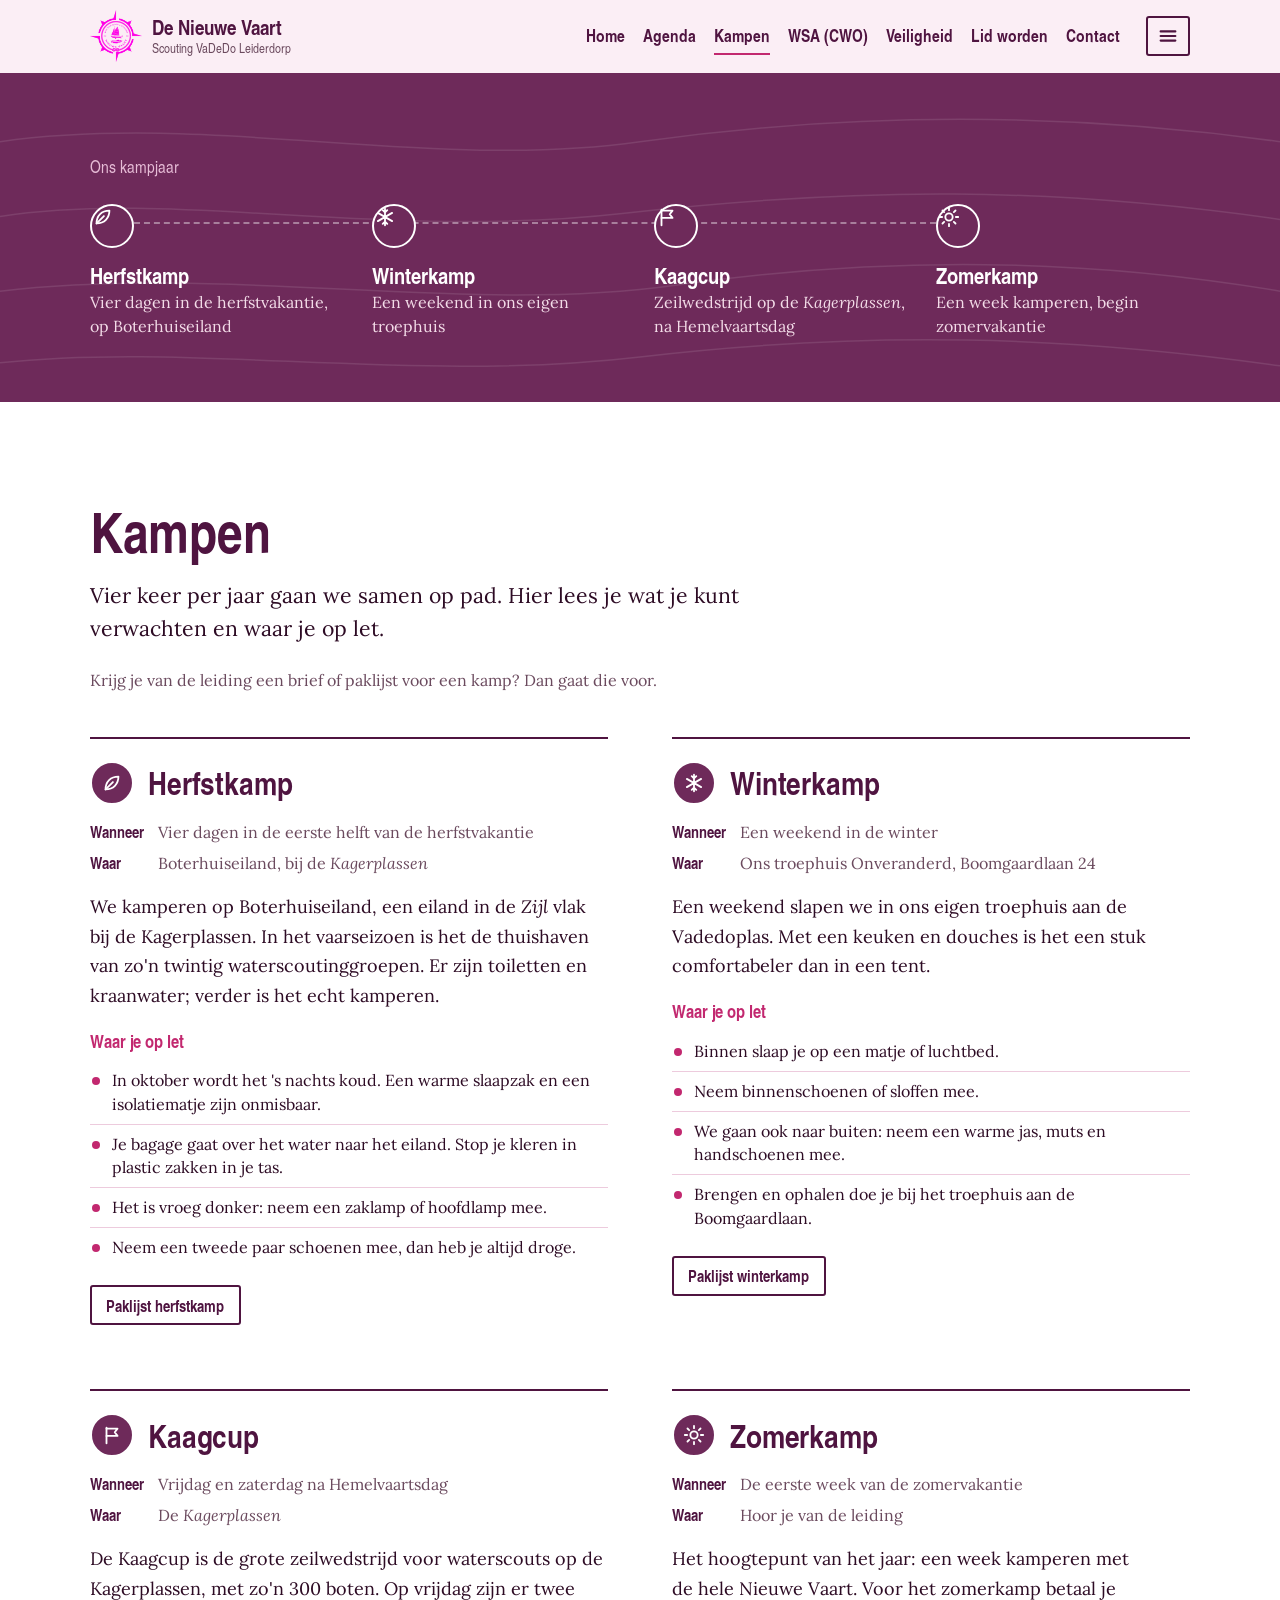
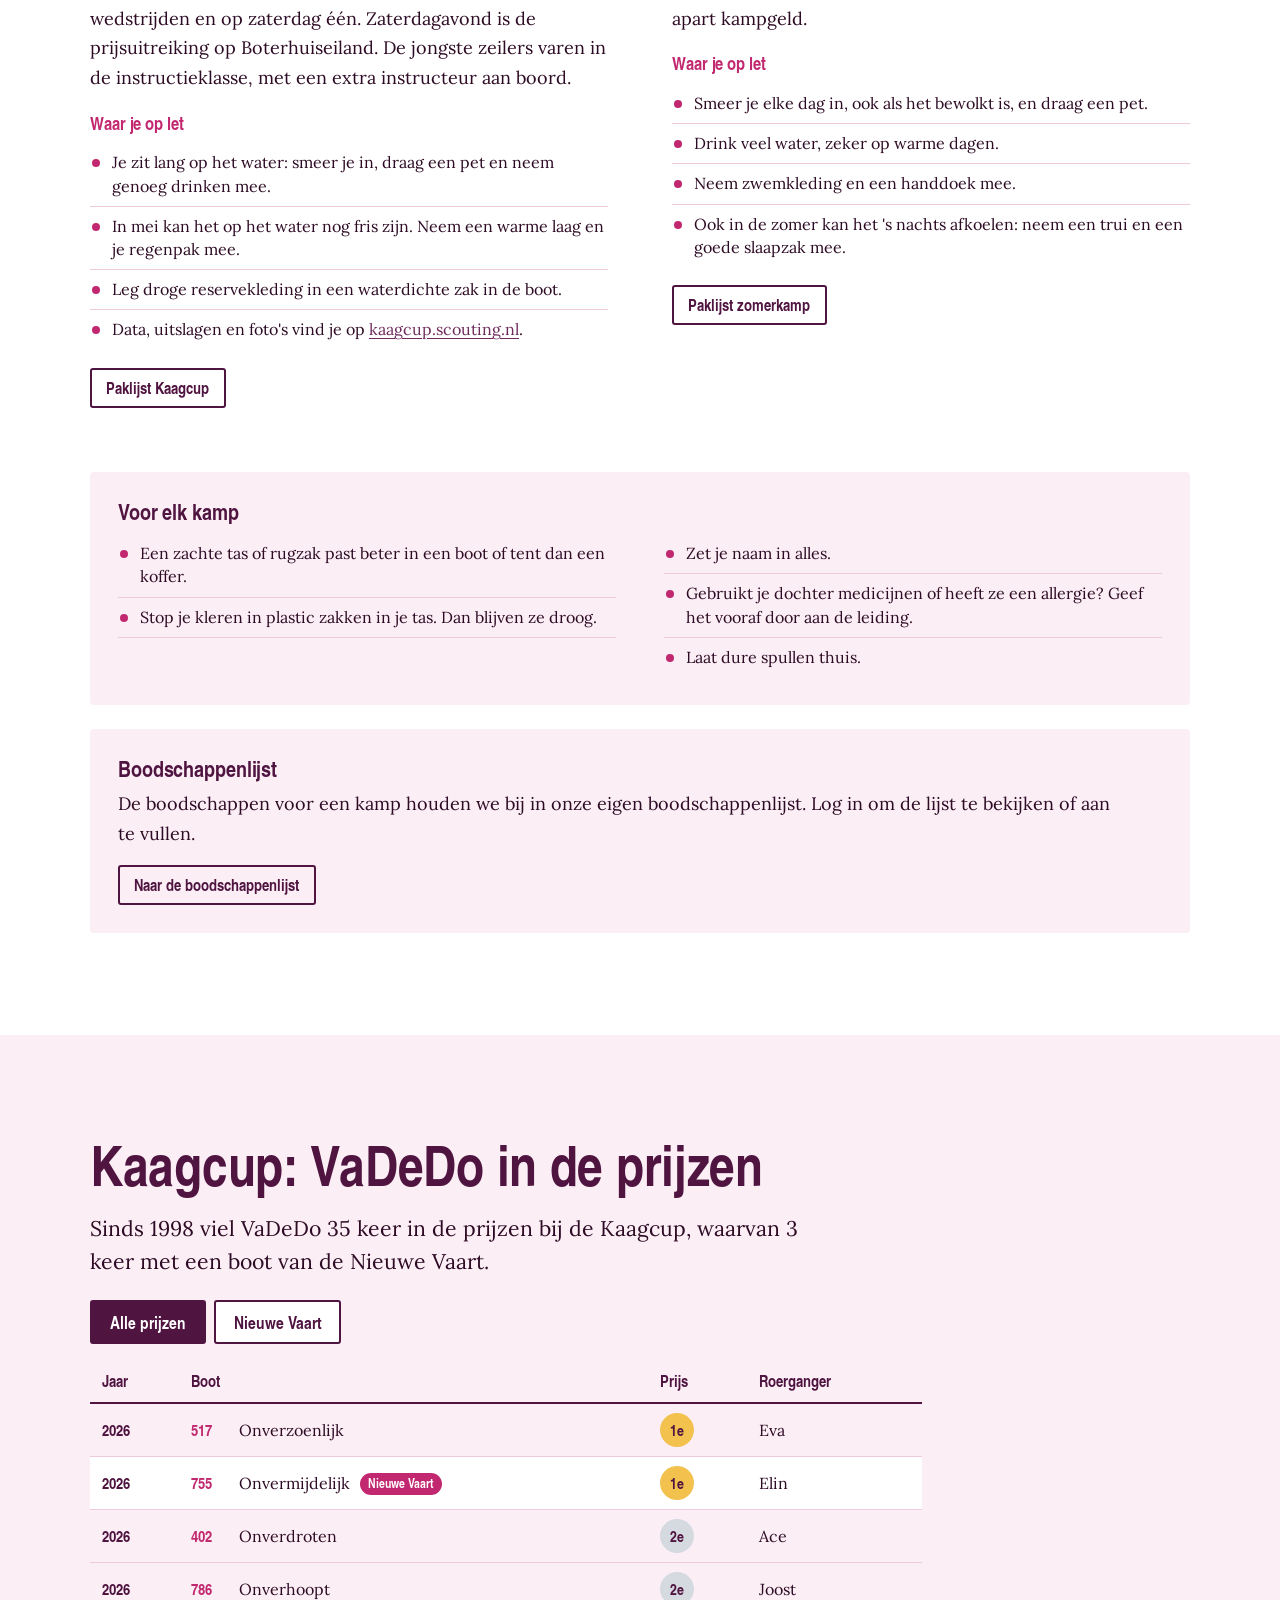
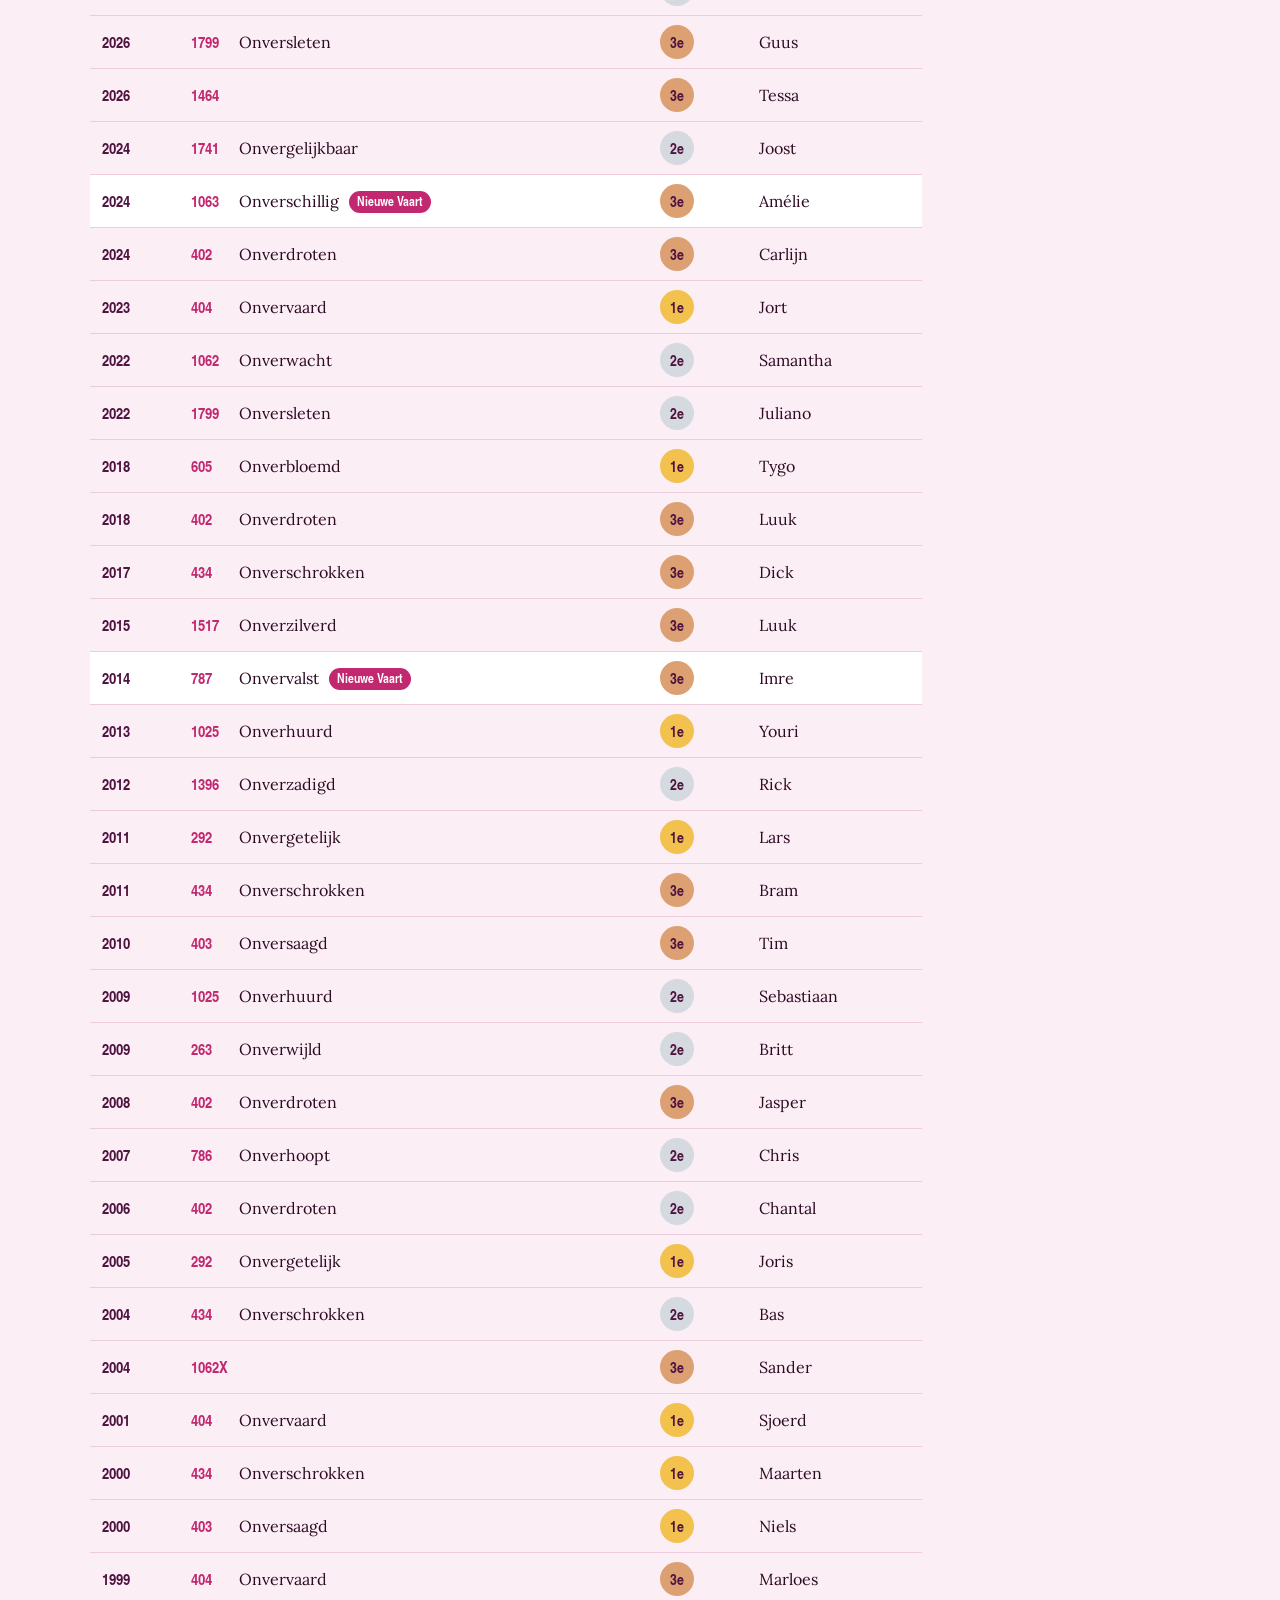
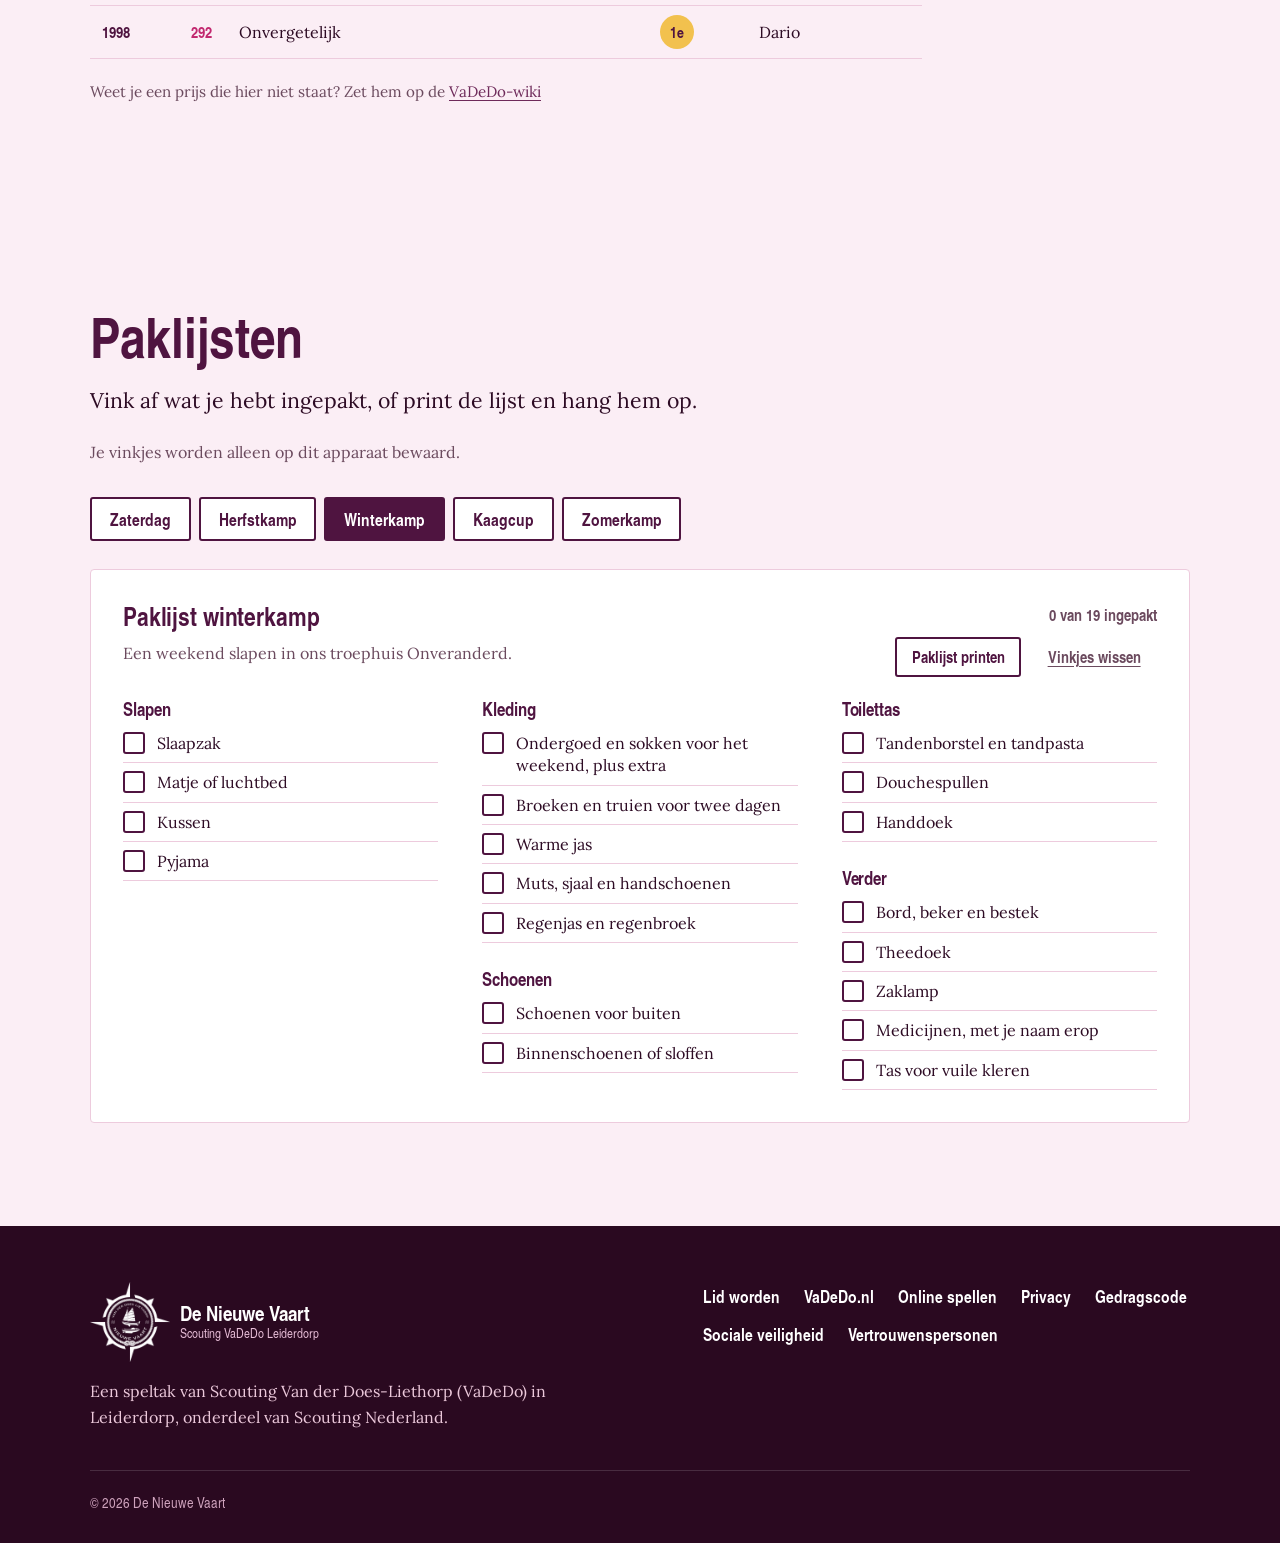
<file: paklijst.html>
<!doctype html>
<html lang="nl">
<head>
<meta charset="utf-8">
<title>Paklijsten | De Nieuwe Vaart</title>
<meta name="robots" content="noindex">
<script>location.replace('kampen.html' + (location.hash || '#paklijst'));</script>
<meta http-equiv="refresh" content="0; url=kampen.html#paklijst">
</head>
<body><p>De paklijsten staan nu op de <a href="kampen.html#paklijst">kampenpagina</a>.</p></body>
</html>
</file>
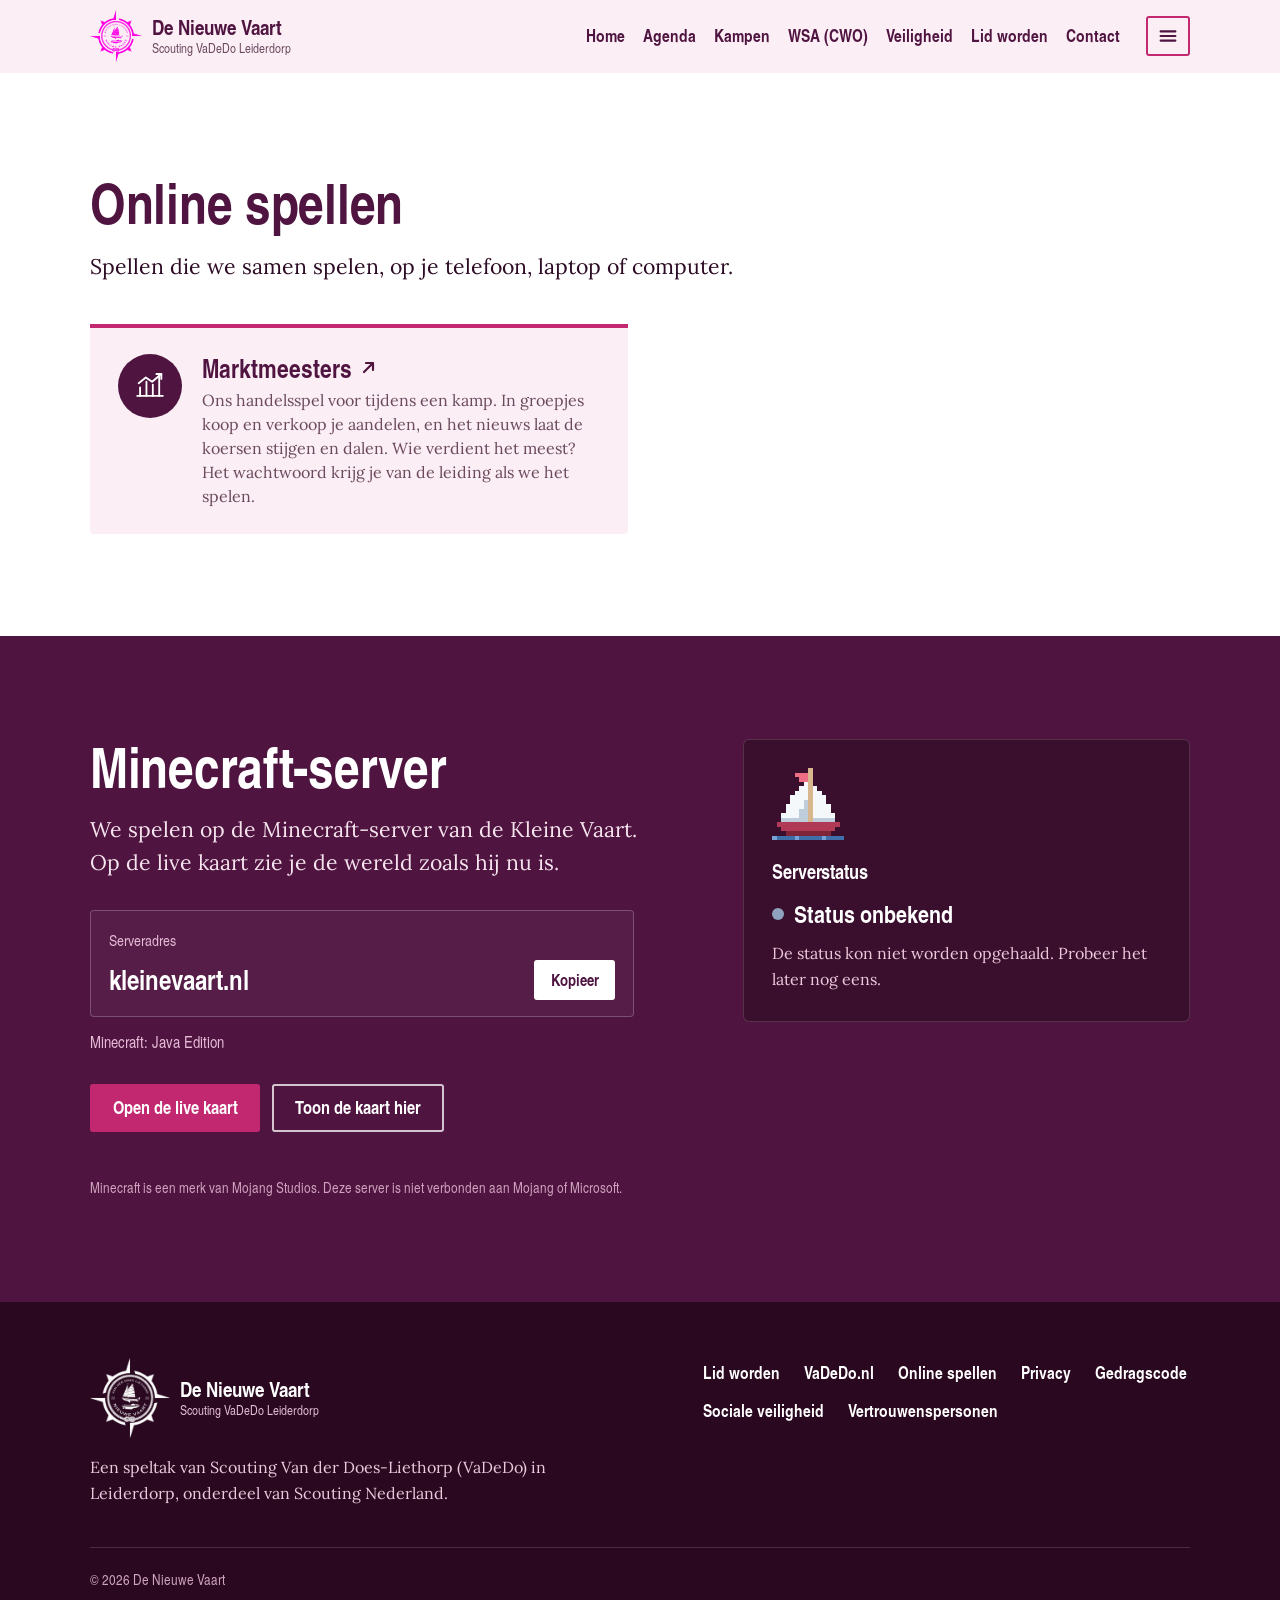
<file: spellen.html>
<!doctype html>
<html lang="nl">
<head>
<meta charset="utf-8">
<meta name="viewport" content="width=device-width, initial-scale=1">
<title>Online spellen | De Nieuwe Vaart</title>
<meta name="description" content="Online spellen van de Nieuwe Vaart: het kampspel Marktmeesters en onze Minecraft-server.">
<meta name="theme-color" content="#4F1440">
<link rel="canonical" href="https://nieuwevaart.nl/spellen.html">
<meta property="og:type" content="website">
<meta property="og:locale" content="nl_NL">
<meta property="og:site_name" content="De Nieuwe Vaart">
<meta property="og:title" content="Online spellen | De Nieuwe Vaart">
<meta property="og:description" content="Online spellen van de Nieuwe Vaart: het kampspel Marktmeesters en onze Minecraft-server.">
<meta property="og:url" content="https://nieuwevaart.nl/spellen.html">
<link rel="icon" type="image/png" href="img/favicon-64.png">
<link rel="apple-touch-icon" href="img/logo-192.png">
<meta property="og:image" content="https://nieuwevaart.onrender.com/img/og.png">
<script>document.documentElement.classList.add('js');</script>
<link rel="stylesheet" href="style.css">
</head>
<body>
<a class="skiplink" href="#inhoud">Naar de inhoud</a>

<header class="kop" id="kop">
  <div class="wrap kop__inner">
    <a class="merk" href="index.html">
      <img class="merk__logo" src="img/logo-96.png" width="52" height="52" alt="">
      <span class="merk__tekst"><span class="merk__naam">De Nieuwe Vaart</span><span class="merk__sub">Scouting VaDeDo Leiderdorp</span></span>
    </a>
    <button class="menuknop" type="button" aria-expanded="false" aria-controls="hoofdmenu">Menu</button>
    <nav class="menu" id="hoofdmenu" aria-label="Hoofdmenu">
      <ul>
        <li><a href="index.html">Home</a></li>
        <li><a href="agenda.html">Agenda</a></li>
        <li><a href="kampen.html">Kampen</a></li>
        <li><a href="zeilen.html">WSA (CWO)</a></li>
        <li><a href="spullen.html">Veiligheid</a></li>
        <li><a href="lid-worden.html">Lid worden</a></li>
        <li><a href="contact.html">Contact</a></li>
      </ul>
      <div class="meer meer--hier">
        <button class="meer__knop" type="button" aria-expanded="false" aria-controls="meer-menu"><svg viewBox="0 0 24 24" aria-hidden="true" focusable="false"><path d="M4 7h16M4 12h16M4 17h16"/></svg><span class="meer__tekst">Meer</span></button>
        <ul class="meer__lijst" id="meer-menu">
            <li><a href="spellen.html" aria-current="page">Online spellen</a></li>
            <li><a href="voor-leiding.html">Voor leiding</a></li>
            <li><a class="menu__extern" href="https://app.scouting.nl/app/#/login?lang=nl_nl" target="_blank" rel="noopener">Scouting App<svg viewBox="0 0 16 16" aria-hidden="true" focusable="false"><path d="M6 3h7v7M13 3 4 12"/></svg><span class="sr-only"> (opent in een nieuw tabblad)</span></a></li>
        </ul>
      </div>
    </nav>
  </div>
</header>

<main id="inhoud">

  <section class="sectie" id="spellen" aria-labelledby="spellen-titel">
    <div class="wrap">
      <div class="kolom-tekst">
        <h2 id="spellen-titel">Online spellen</h2>
        <p class="intro">Spellen die we samen spelen, op je telefoon, laptop of computer.</p>
      </div>
      <div class="spellen">
        <a class="spel" href="https://marktmeesters.onrender.com/" target="_blank" rel="noopener">
          <span class="spel__icoon" aria-hidden="true"><svg viewBox="0 0 48 48" focusable="false"><path d="M6 38h36"/><path d="M10 38V26M19 38V18M28 38V22M37 38V10"/><path d="M8 20 18 12l9 6 13-11"/><path d="M33 7h7v7"/></svg></span>
          <span class="spel__tekst">
            <strong>Marktmeesters <svg viewBox="0 0 16 16" aria-hidden="true" focusable="false"><path d="M6 3h7v7M13 3 4 12"/></svg><span class="sr-only"> (opent in een nieuw tabblad)</span></strong>
            <span>Ons handelsspel voor tijdens een kamp. In groepjes koop en verkoop je aandelen, en het nieuws laat de koersen stijgen en dalen. Wie verdient het meest? Het wachtwoord krijg je van de leiding als we het spelen.</span>
          </span>
        </a>
      </div>
    </div>
  </section>

  <section class="sectie sectie--donker" id="minecraft" aria-labelledby="mc-titel">
    <div class="wrap mc">
      <div>
        <h2 id="mc-titel">Minecraft-server</h2>
        <p class="intro">We spelen op de Minecraft-server van de Kleine Vaart. Op de live kaart zie je de wereld zoals hij nu is.</p>
        <div class="adres">
          <span class="adres__label" id="adres-label">Serveradres</span>
          <span class="adres__waarde" id="server-adres" data-serveradres>kleinevaart.nl</span>
          <button class="knop knop--licht knop--klein" id="kopieer" type="button" aria-describedby="adres-label">Kopieer</button>
          <span class="adres__melding" id="kopieer-melding" role="status"></span>
        </div>
        <p class="mc__editie">Minecraft: Java Edition</p>
        <div class="knoppen">
          <a class="knop knop--das" id="kaart-link" href="/kaart/" target="_blank" rel="noopener">Open de live kaart</a>
          <button class="knop knop--rand-licht" id="kaart-knop" type="button" aria-expanded="false" aria-controls="kaart-vak">Toon de kaart hier</button>
        </div>
      </div>
      <div class="status" id="status" data-staat="laden">
        <svg viewBox="0 0 16 16" aria-hidden="true" focusable="false"><rect x="8" y="0" width="1" height="1" fill="#D9B78E"/><rect x="5" y="1" width="3" height="1" fill="#F06D86"/><rect x="8" y="1" width="1" height="1" fill="#D9B78E"/><rect x="6" y="2" width="2" height="1" fill="#F06D86"/><rect x="8" y="2" width="1" height="1" fill="#D9B78E"/><rect x="7" y="3" width="1" height="1" fill="#F5F8FB"/><rect x="8" y="3" width="1" height="1" fill="#D9B78E"/><rect x="6" y="4" width="2" height="1" fill="#F5F8FB"/><rect x="8" y="4" width="1" height="1" fill="#D9B78E"/><rect x="9" y="4" width="1" height="1" fill="#F5F8FB"/><rect x="5" y="5" width="3" height="1" fill="#F5F8FB"/><rect x="8" y="5" width="1" height="1" fill="#D9B78E"/><rect x="9" y="5" width="2" height="1" fill="#F5F8FB"/><rect x="4" y="6" width="4" height="1" fill="#F5F8FB"/><rect x="8" y="6" width="1" height="1" fill="#D9B78E"/><rect x="9" y="6" width="3" height="1" fill="#F5F8FB"/><rect x="4" y="7" width="3" height="1" fill="#F5F8FB"/><rect x="7" y="7" width="1" height="1" fill="#BFCCD9"/><rect x="8" y="7" width="1" height="1" fill="#D9B78E"/><rect x="9" y="7" width="3" height="1" fill="#F5F8FB"/><rect x="3" y="8" width="4" height="1" fill="#F5F8FB"/><rect x="7" y="8" width="1" height="1" fill="#BFCCD9"/><rect x="8" y="8" width="1" height="1" fill="#D9B78E"/><rect x="9" y="8" width="4" height="1" fill="#F5F8FB"/><rect x="3" y="9" width="3" height="1" fill="#F5F8FB"/><rect x="6" y="9" width="2" height="1" fill="#BFCCD9"/><rect x="8" y="9" width="1" height="1" fill="#D9B78E"/><rect x="9" y="9" width="4" height="1" fill="#F5F8FB"/><rect x="2" y="10" width="4" height="1" fill="#F5F8FB"/><rect x="6" y="10" width="2" height="1" fill="#BFCCD9"/><rect x="8" y="10" width="1" height="1" fill="#D9B78E"/><rect x="9" y="10" width="5" height="1" fill="#F5F8FB"/><rect x="2" y="11" width="6" height="1" fill="#BFCCD9"/><rect x="8" y="11" width="1" height="1" fill="#D9B78E"/><rect x="9" y="11" width="5" height="1" fill="#BFCCD9"/><rect x="1" y="12" width="14" height="1" fill="#B03A55"/><rect x="2" y="13" width="12" height="1" fill="#B03A55"/><rect x="3" y="14" width="10" height="1" fill="#7E2539"/><rect x="0" y="15" width="1" height="1" fill="#79A3D6"/><rect x="1" y="15" width="4" height="1" fill="#3E6FA8"/><rect x="5" y="15" width="1" height="1" fill="#79A3D6"/><rect x="6" y="15" width="5" height="1" fill="#3E6FA8"/><rect x="11" y="15" width="1" height="1" fill="#79A3D6"/><rect x="12" y="15" width="4" height="1" fill="#3E6FA8"/></svg>
        <h3>Serverstatus</h3>
        <p class="status__regel" aria-live="polite"><span class="status__stip" aria-hidden="true"></span><span id="status-tekst">Status ophalen…</span></p>
        <p class="status__detail" id="status-spelers"></p>
        <p class="status__detail" id="status-versie"></p>
      </div>
    </div>
    <div class="wrap">
      <div class="kaart-vak" id="kaart-vak" hidden></div>
      <p class="mc__voetnoot">Minecraft is een merk van Mojang Studios. Deze server is niet verbonden aan Mojang of Microsoft.</p>
    </div>
  </section>

</main>

<footer class="voet">
  <div class="wrap voet__grid">
    <div>
      <a class="merk" href="index.html">
        <img class="merk__logo merk__logo--groot" src="img/logo-wit-192.png" width="80" height="80" alt="">
        <span class="merk__tekst"><span class="merk__naam">De Nieuwe Vaart</span><span class="merk__sub">Scouting VaDeDo Leiderdorp</span></span>
      </a>
      <p class="voet__tekst">Een speltak van Scouting Van der Does-Liethorp (VaDeDo) in Leiderdorp, onderdeel van Scouting Nederland.</p>
    </div>
    <ul class="voet__links">
      <li><a href="lid-worden.html">Lid worden</a></li>
      <li><a href="https://www.vadedo.nl/">VaDeDo.nl</a></li>
      <li><a href="spellen.html">Online spellen</a></li>
      <li><a href="https://www.vadedo.nl/privacy">Privacy</a></li>
      <li><a href="https://www.vadedo.nl/gedragscode">Gedragscode</a></li>
      <li><a href="https://www.vadedo.nl/sociale-veiligheid">Sociale veiligheid</a></li>
      <li><a href="https://www.vadedo.nl/vertrouwenspersonen">Vertrouwenspersonen</a></li>
    </ul>
  </div>
  <div class="wrap">
    <p class="voet__onder">© <span id="jaartal">2026</span> De Nieuwe Vaart</p>
  </div>
</footer>

<script src="script.js"></script>
<script src="minecraft.js"></script>
</body>
</html>
</file>
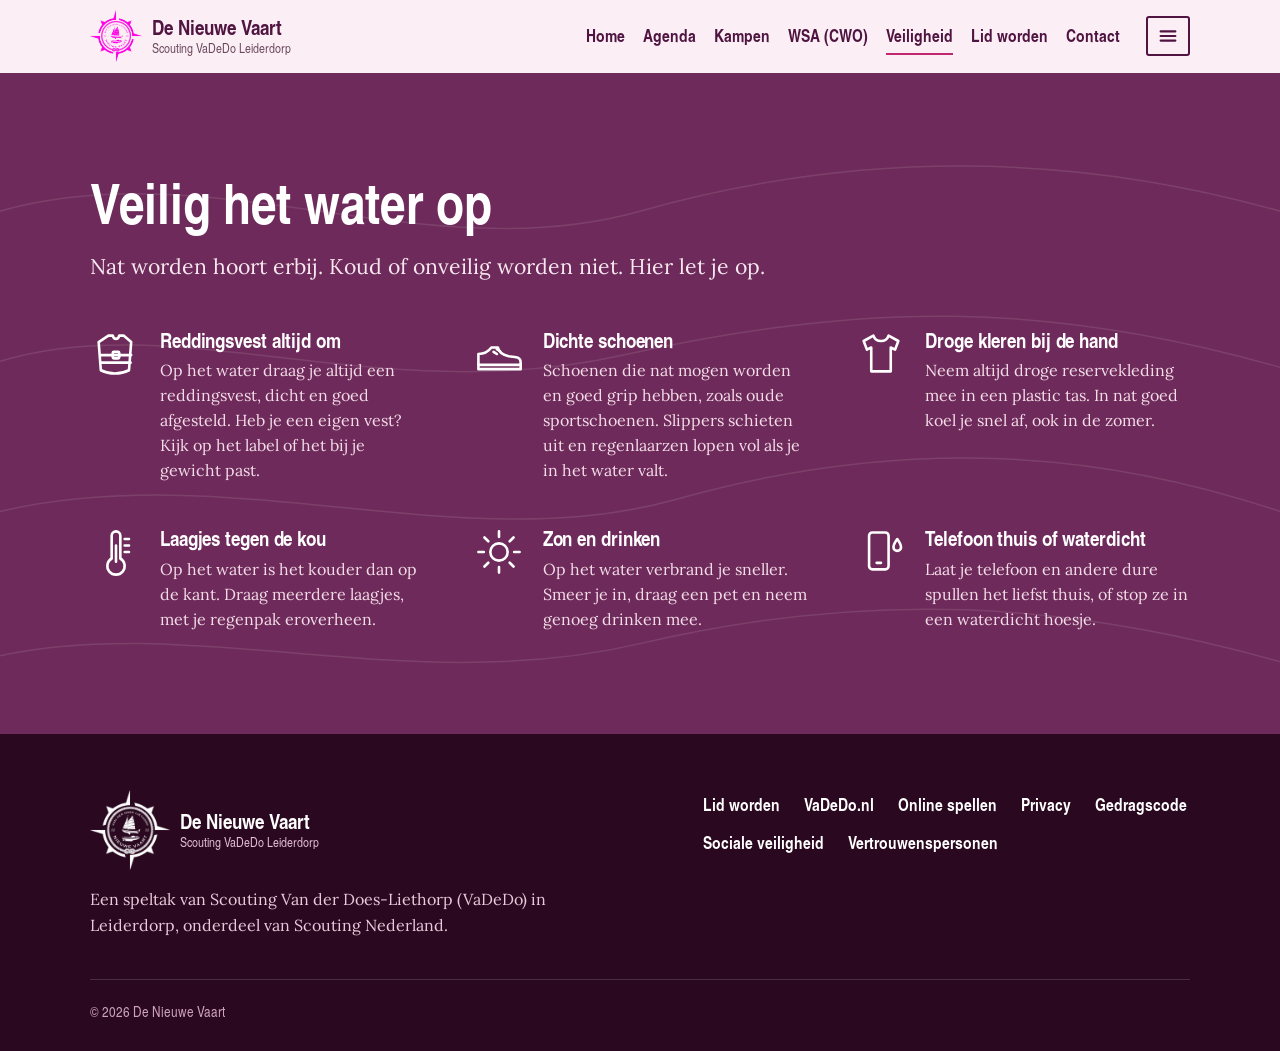
<file: spullen.html>
<!doctype html>
<html lang="nl">
<head>
<meta charset="utf-8">
<meta name="viewport" content="width=device-width, initial-scale=1">
<title>Veilig het water op | De Nieuwe Vaart</title>
<meta name="description" content="Zo ga je veilig het water op bij de Nieuwe Vaart: reddingsvest, schoenen, kleding en zon.">
<meta name="theme-color" content="#4F1440">
<link rel="canonical" href="https://nieuwevaart.nl/spullen.html">
<meta property="og:type" content="website">
<meta property="og:locale" content="nl_NL">
<meta property="og:site_name" content="De Nieuwe Vaart">
<meta property="og:title" content="Veilig het water op | De Nieuwe Vaart">
<meta property="og:description" content="Zo ga je veilig het water op bij de Nieuwe Vaart: reddingsvest, schoenen, kleding en zon.">
<meta property="og:url" content="https://nieuwevaart.nl/spullen.html">
<link rel="icon" type="image/png" href="img/favicon-64.png">
<link rel="apple-touch-icon" href="img/logo-192.png">
<meta property="og:image" content="https://nieuwevaart.onrender.com/img/og.png">
<script>document.documentElement.classList.add('js');</script>
<link rel="stylesheet" href="style.css">
</head>
<body>
<a class="skiplink" href="#inhoud">Naar de inhoud</a>

<header class="kop" id="kop">
  <div class="wrap kop__inner">
    <a class="merk" href="index.html">
      <img class="merk__logo" src="img/logo-96.png" width="52" height="52" alt="">
      <span class="merk__tekst"><span class="merk__naam">De Nieuwe Vaart</span><span class="merk__sub">Scouting VaDeDo Leiderdorp</span></span>
    </a>
    <button class="menuknop" type="button" aria-expanded="false" aria-controls="hoofdmenu">Menu</button>
    <nav class="menu" id="hoofdmenu" aria-label="Hoofdmenu">
      <ul>
        <li><a href="index.html">Home</a></li>
        <li><a href="agenda.html">Agenda</a></li>
        <li><a href="kampen.html">Kampen</a></li>
        <li><a href="zeilen.html">WSA (CWO)</a></li>
        <li><a href="spullen.html" aria-current="page">Veiligheid</a></li>
        <li><a href="lid-worden.html">Lid worden</a></li>
        <li><a href="contact.html">Contact</a></li>
      </ul>
      <div class="meer">
        <button class="meer__knop" type="button" aria-expanded="false" aria-controls="meer-menu"><svg viewBox="0 0 24 24" aria-hidden="true" focusable="false"><path d="M4 7h16M4 12h16M4 17h16"/></svg><span class="meer__tekst">Meer</span></button>
        <ul class="meer__lijst" id="meer-menu">
            <li><a href="spellen.html">Online spellen</a></li>
            <li><a href="voor-leiding.html">Voor leiding</a></li>
            <li><a class="menu__extern" href="https://app.scouting.nl/app/#/login?lang=nl_nl" target="_blank" rel="noopener">Scouting App<svg viewBox="0 0 16 16" aria-hidden="true" focusable="false"><path d="M6 3h7v7M13 3 4 12"/></svg><span class="sr-only"> (opent in een nieuw tabblad)</span></a></li>
        </ul>
      </div>
    </nav>
  </div>
</header>

<main id="inhoud">

  <section class="sectie sectie--water" id="veilig" aria-labelledby="veilig-titel">
    <svg class="water__lijnen" viewBox="0 0 1440 220" preserveAspectRatio="none" aria-hidden="true" focusable="false">
      <g fill="none" stroke="#fff" stroke-opacity=".1" stroke-width="1.5">
        <path vector-effect="non-scaling-stroke" d="M0 46C240 26 480 66 720 46S1200 26 1440 46"/>
        <path vector-effect="non-scaling-stroke" d="M0 96C200 78 430 112 700 94S1180 76 1440 98"/>
        <path vector-effect="non-scaling-stroke" d="M0 146C260 128 520 162 760 142S1220 124 1440 146"/>
        <path vector-effect="non-scaling-stroke" d="M0 194C220 180 460 208 720 190S1200 176 1440 196"/>
      </g>
    </svg>
    <div class="wrap">
      <div class="kolom-tekst">
        <h2 id="veilig-titel">Veilig het water op</h2>
        <p class="intro">Nat worden hoort erbij. Koud of onveilig worden niet. Hier let je op.</p>
      </div>
      <ul class="veilig">
        <li>
          <svg viewBox="0 0 48 48" aria-hidden="true" focusable="false"><path d="M17 7h4c1 4 5 4 6 0h4l7 6-2 26c-8 4-18 4-26 0L8 13Z"/><path d="M10 25h28M10.5 32h27"/><rect x="21" y="22" width="6" height="6" rx="1"/></svg>
          <h3>Reddingsvest altijd om</h3>
          <p>Op het water draag je altijd een reddingsvest, dicht en goed afgesteld. Heb je een eigen vest? Kijk op het label of het bij je gewicht past.</p>
        </li>
        <li>
          <svg viewBox="0 0 48 48" aria-hidden="true" focusable="false"><path d="M5 34V24c5 0 9-2 12-6h6c1 5 5 7 10 8l7 1c3 .5 4 2.5 4 5v2Z"/><path d="M5 34v4h39v-4M19 22l3 2M22 19.5l3 2"/></svg>
          <h3>Dichte schoenen</h3>
          <p>Schoenen die nat mogen worden en goed grip hebben, zoals oude sportschoenen. Slippers schieten uit en regenlaarzen lopen vol als je in het water valt.</p>
        </li>
        <li>
          <svg viewBox="0 0 48 48" aria-hidden="true" focusable="false"><path d="M17 7 8 12l3 8 4-2v22h18V18l4 2 3-8-9-5c-1 3-3 5-7 5s-6-2-7-5Z"/></svg>
          <h3>Droge kleren bij de hand</h3>
          <p>Neem altijd droge reservekleding mee in een plastic tas. In nat goed koel je snel af, ook in de zomer.</p>
        </li>
        <li>
          <svg viewBox="0 0 48 48" aria-hidden="true" focusable="false"><path d="M20 30V9a4 4 0 0 1 8 0v21a8 8 0 1 1-8 0Z"/><path d="M24 33V18M32 12h4M32 18h4M32 24h4"/></svg>
          <h3>Laagjes tegen de kou</h3>
          <p>Op het water is het kouder dan op de kant. Draag meerdere laagjes, met je regenpak eroverheen.</p>
        </li>
        <li>
          <svg viewBox="0 0 48 48" aria-hidden="true" focusable="false"><circle cx="24" cy="24" r="8"/><path d="M24 5v5M24 38v5M5 24h5M38 24h5M10.6 10.6l3.5 3.5M33.9 33.9l3.5 3.5M10.6 37.4l3.5-3.5M33.9 14.1l3.5-3.5"/></svg>
          <h3>Zon en drinken</h3>
          <p>Op het water verbrand je sneller. Smeer je in, draag een pet en neem genoeg drinken mee.</p>
        </li>
        <li>
          <svg viewBox="0 0 48 48" aria-hidden="true" focusable="false"><rect x="13" y="6" width="18" height="34" rx="3"/><path d="M20 34h4"/><path d="M39 12c-2.5 3.5-3.5 6-3.5 7.5a3.5 3.5 0 0 0 7 0c0-1.5-1-4-3.5-7.5Z"/></svg>
          <h3>Telefoon thuis of waterdicht</h3>
          <p>Laat je telefoon en andere dure spullen het liefst thuis, of stop ze in een waterdicht hoesje.</p>
        </li>
      </ul>
    </div>
  </section>

</main>

<footer class="voet">
  <div class="wrap voet__grid">
    <div>
      <a class="merk" href="index.html">
        <img class="merk__logo merk__logo--groot" src="img/logo-wit-192.png" width="80" height="80" alt="">
        <span class="merk__tekst"><span class="merk__naam">De Nieuwe Vaart</span><span class="merk__sub">Scouting VaDeDo Leiderdorp</span></span>
      </a>
      <p class="voet__tekst">Een speltak van Scouting Van der Does-Liethorp (VaDeDo) in Leiderdorp, onderdeel van Scouting Nederland.</p>
    </div>
    <ul class="voet__links">
      <li><a href="lid-worden.html">Lid worden</a></li>
      <li><a href="https://www.vadedo.nl/">VaDeDo.nl</a></li>
      <li><a href="spellen.html">Online spellen</a></li>
      <li><a href="https://www.vadedo.nl/privacy">Privacy</a></li>
      <li><a href="https://www.vadedo.nl/gedragscode">Gedragscode</a></li>
      <li><a href="https://www.vadedo.nl/sociale-veiligheid">Sociale veiligheid</a></li>
      <li><a href="https://www.vadedo.nl/vertrouwenspersonen">Vertrouwenspersonen</a></li>
    </ul>
  </div>
  <div class="wrap">
    <p class="voet__onder">© <span id="jaartal">2026</span> De Nieuwe Vaart</p>
  </div>
</footer>

<script src="script.js"></script>
</body>
</html>
</file>
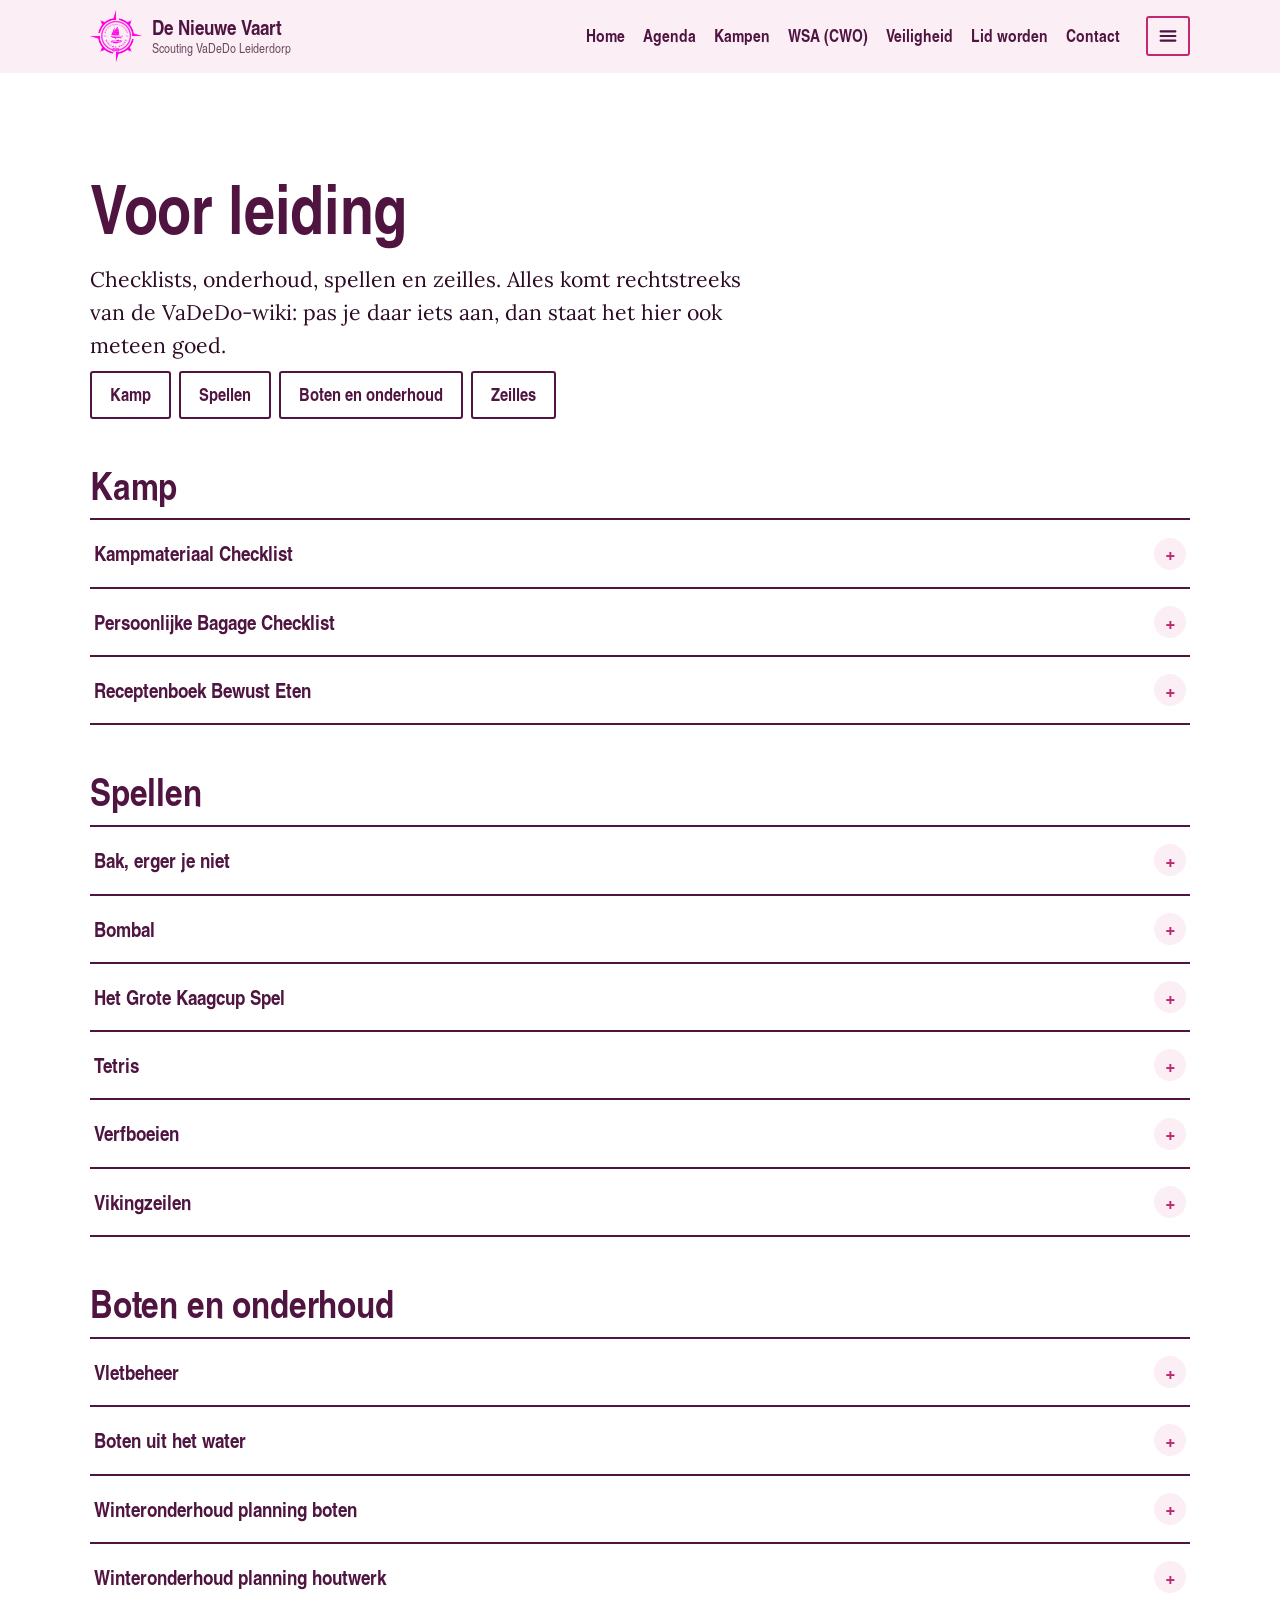
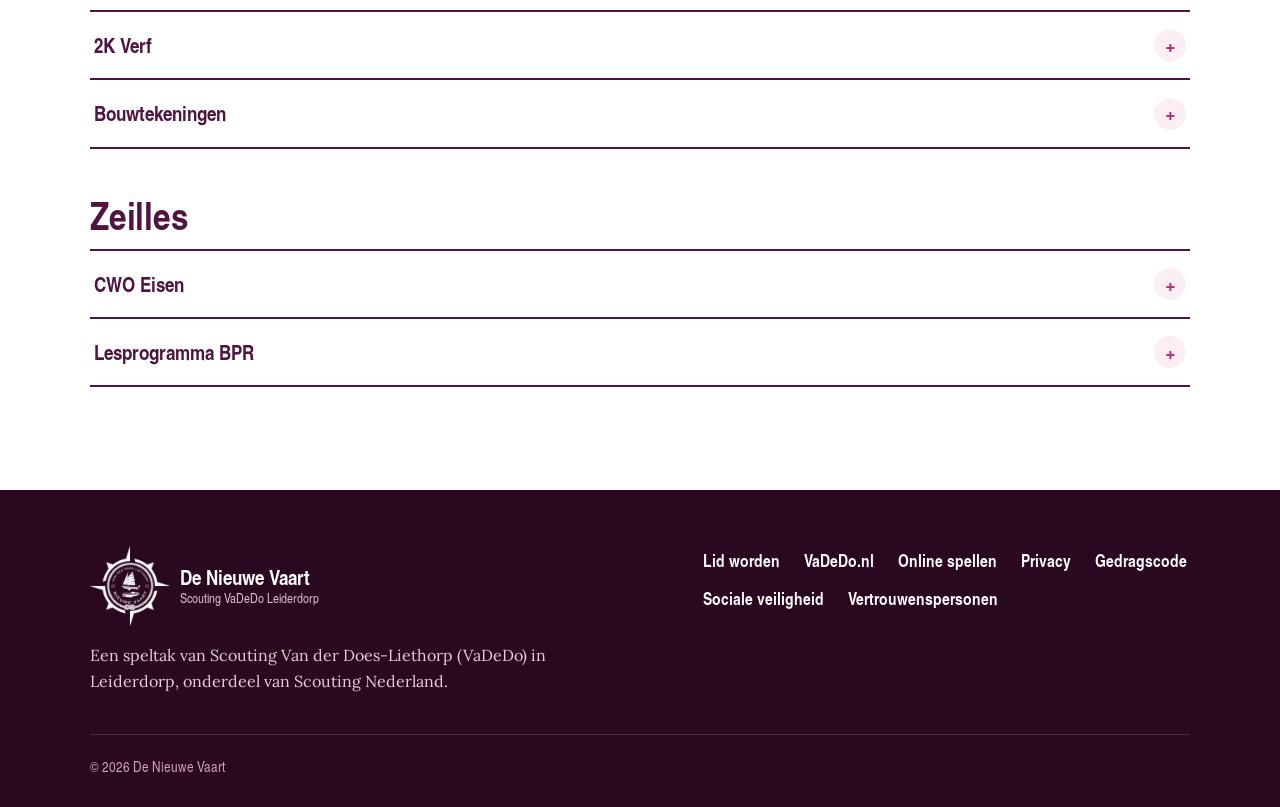
<file: voor-leiding.html>
<!doctype html>
<html lang="nl">
<head>
<meta charset="utf-8">
<meta name="viewport" content="width=device-width, initial-scale=1">
<title>Voor leiding | De Nieuwe Vaart</title>
<meta name="description" content="Informatie voor de leiding van de Nieuwe Vaart: checklists, onderhoud, spellen en zeilles, rechtstreeks van de VaDeDo-wiki.">
<meta name="theme-color" content="#4F1440">
<link rel="canonical" href="https://nieuwevaart.nl/voor-leiding.html">
<meta property="og:type" content="website">
<meta property="og:locale" content="nl_NL">
<meta property="og:site_name" content="De Nieuwe Vaart">
<meta property="og:title" content="Voor leiding | De Nieuwe Vaart">
<meta property="og:description" content="Informatie voor de leiding van de Nieuwe Vaart: checklists, onderhoud, spellen en zeilles, rechtstreeks van de VaDeDo-wiki.">
<meta property="og:url" content="https://nieuwevaart.nl/voor-leiding.html">
<link rel="icon" type="image/png" href="img/favicon-64.png">
<link rel="apple-touch-icon" href="img/logo-192.png">
<meta property="og:image" content="https://nieuwevaart.onrender.com/img/og.png">
<script>document.documentElement.classList.add('js');</script>
<link rel="stylesheet" href="style.css">
</head>
<body>
<a class="skiplink" href="#inhoud">Naar de inhoud</a>

<header class="kop" id="kop">
  <div class="wrap kop__inner">
    <a class="merk" href="index.html">
      <img class="merk__logo" src="img/logo-96.png" width="52" height="52" alt="">
      <span class="merk__tekst"><span class="merk__naam">De Nieuwe Vaart</span><span class="merk__sub">Scouting VaDeDo Leiderdorp</span></span>
    </a>
    <button class="menuknop" type="button" aria-expanded="false" aria-controls="hoofdmenu">Menu</button>
    <nav class="menu" id="hoofdmenu" aria-label="Hoofdmenu">
      <ul>
        <li><a href="index.html">Home</a></li>
        <li><a href="agenda.html">Agenda</a></li>
        <li><a href="kampen.html">Kampen</a></li>
        <li><a href="zeilen.html">WSA (CWO)</a></li>
        <li><a href="spullen.html">Veiligheid</a></li>
        <li><a href="lid-worden.html">Lid worden</a></li>
        <li><a href="contact.html">Contact</a></li>
      </ul>
      <div class="meer meer--hier">
        <button class="meer__knop" type="button" aria-expanded="false" aria-controls="meer-menu"><svg viewBox="0 0 24 24" aria-hidden="true" focusable="false"><path d="M4 7h16M4 12h16M4 17h16"/></svg><span class="meer__tekst">Meer</span></button>
        <ul class="meer__lijst" id="meer-menu">
            <li><a href="spellen.html">Online spellen</a></li>
            <li><a href="voor-leiding.html" aria-current="page">Voor leiding</a></li>
            <li><a class="menu__extern" href="https://app.scouting.nl/app/#/login?lang=nl_nl" target="_blank" rel="noopener">Scouting App<svg viewBox="0 0 16 16" aria-hidden="true" focusable="false"><path d="M6 3h7v7M13 3 4 12"/></svg><span class="sr-only"> (opent in een nieuw tabblad)</span></a></li>
        </ul>
      </div>
    </nav>
  </div>
</header>

<main id="inhoud">

  <section class="sectie" id="leiding" aria-labelledby="leiding-titel">
    <div class="wrap">
      <div class="kolom-tekst">
        <h1 class="pagina-titel" id="leiding-titel">Voor leiding</h1>
        <p class="intro">Checklists, onderhoud, spellen en zeilles. Alles komt rechtstreeks van de VaDeDo-wiki: pas je daar iets aan, dan staat het hier ook meteen goed.</p>
      </div>
      <div id="leiding-wiki" class="leiding" aria-live="polite">
        <p class="agenda-leeg">Laden… Werkt het niet? Kijk dan op de <a href="https://wiki.vadedo.nl/wiki/Hoofdpagina">VaDeDo-wiki</a>.</p>
      </div>
    </div>
  </section>

</main>

<footer class="voet">
  <div class="wrap voet__grid">
    <div>
      <a class="merk" href="index.html">
        <img class="merk__logo merk__logo--groot" src="img/logo-wit-192.png" width="80" height="80" alt="">
        <span class="merk__tekst"><span class="merk__naam">De Nieuwe Vaart</span><span class="merk__sub">Scouting VaDeDo Leiderdorp</span></span>
      </a>
      <p class="voet__tekst">Een speltak van Scouting Van der Does-Liethorp (VaDeDo) in Leiderdorp, onderdeel van Scouting Nederland.</p>
    </div>
    <ul class="voet__links">
      <li><a href="lid-worden.html">Lid worden</a></li>
      <li><a href="https://www.vadedo.nl/">VaDeDo.nl</a></li>
      <li><a href="spellen.html">Online spellen</a></li>
      <li><a href="https://www.vadedo.nl/privacy">Privacy</a></li>
      <li><a href="https://www.vadedo.nl/gedragscode">Gedragscode</a></li>
      <li><a href="https://www.vadedo.nl/sociale-veiligheid">Sociale veiligheid</a></li>
      <li><a href="https://www.vadedo.nl/vertrouwenspersonen">Vertrouwenspersonen</a></li>
    </ul>
  </div>
  <div class="wrap">
    <p class="voet__onder">© <span id="jaartal">2026</span> De Nieuwe Vaart</p>
  </div>
</footer>

<script src="script.js"></script>
<script src="wiki-instellingen.js"></script>
<script src="wiki.js"></script>
</body>
</html>
</file>
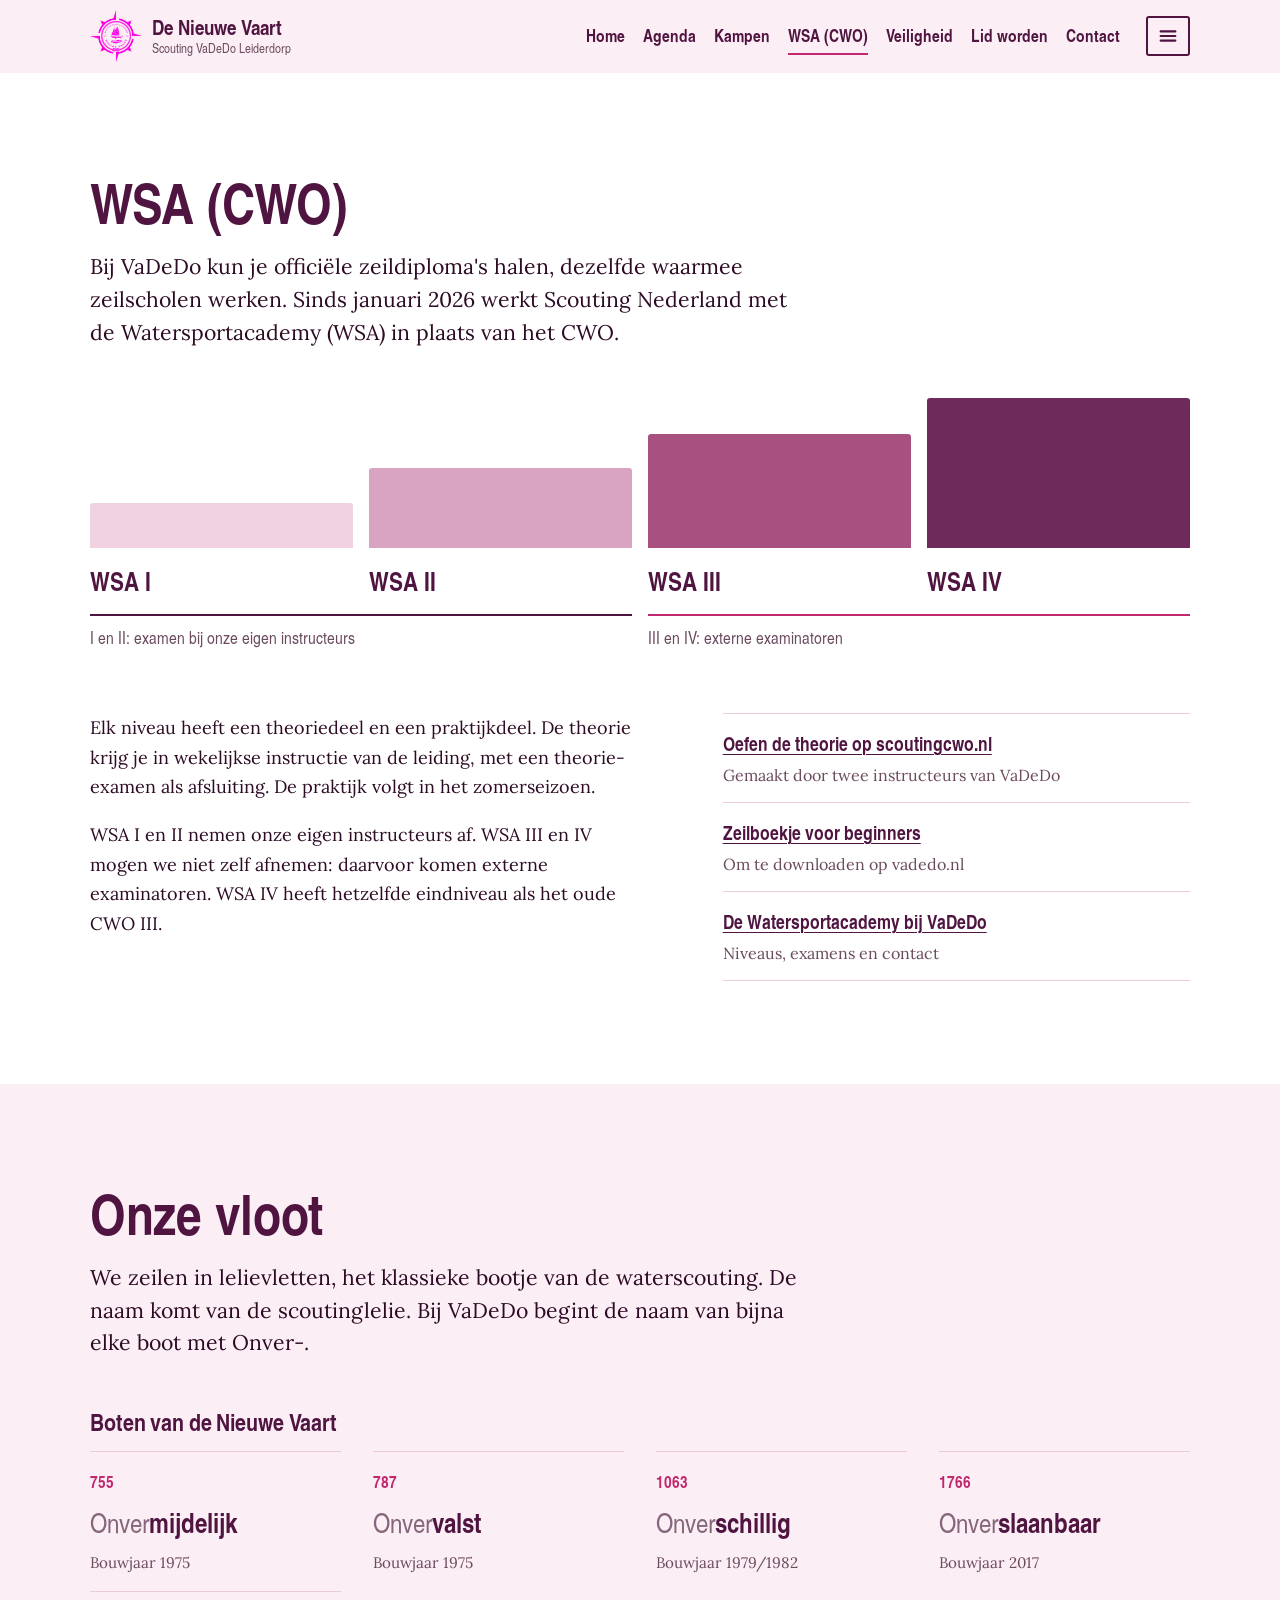
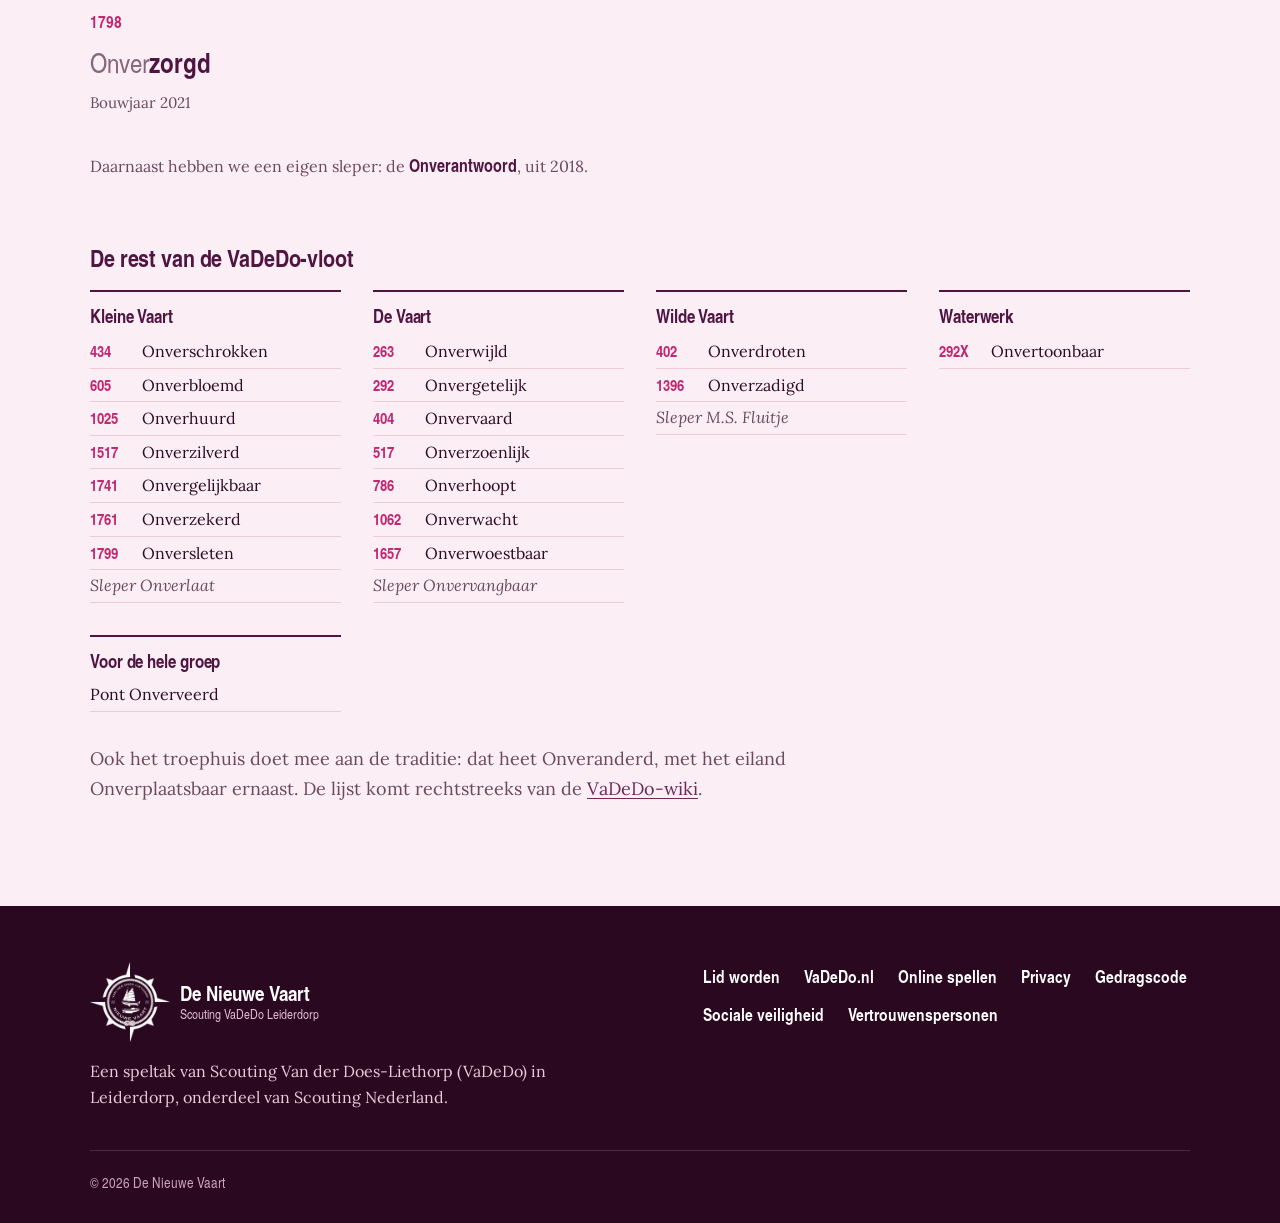
<file: zeilen.html>
<!doctype html>
<html lang="nl">
<head>
<meta charset="utf-8">
<meta name="viewport" content="width=device-width, initial-scale=1">
<title>WSA (CWO) | De Nieuwe Vaart</title>
<meta name="description" content="Zeildiploma&#x27;s halen bij de Nieuwe Vaart via de Watersportacademy (voorheen CWO), en de lelievletten van VaDeDo.">
<meta name="theme-color" content="#4F1440">
<link rel="canonical" href="https://nieuwevaart.nl/zeilen.html">
<meta property="og:type" content="website">
<meta property="og:locale" content="nl_NL">
<meta property="og:site_name" content="De Nieuwe Vaart">
<meta property="og:title" content="WSA (CWO) | De Nieuwe Vaart">
<meta property="og:description" content="Zeildiploma&#x27;s halen bij de Nieuwe Vaart via de Watersportacademy (voorheen CWO), en de lelievletten van VaDeDo.">
<meta property="og:url" content="https://nieuwevaart.nl/zeilen.html">
<link rel="icon" type="image/png" href="img/favicon-64.png">
<link rel="apple-touch-icon" href="img/logo-192.png">
<meta property="og:image" content="https://nieuwevaart.onrender.com/img/og.png">
<script>document.documentElement.classList.add('js');</script>
<link rel="stylesheet" href="style.css">
</head>
<body>
<a class="skiplink" href="#inhoud">Naar de inhoud</a>

<header class="kop" id="kop">
  <div class="wrap kop__inner">
    <a class="merk" href="index.html">
      <img class="merk__logo" src="img/logo-96.png" width="52" height="52" alt="">
      <span class="merk__tekst"><span class="merk__naam">De Nieuwe Vaart</span><span class="merk__sub">Scouting VaDeDo Leiderdorp</span></span>
    </a>
    <button class="menuknop" type="button" aria-expanded="false" aria-controls="hoofdmenu">Menu</button>
    <nav class="menu" id="hoofdmenu" aria-label="Hoofdmenu">
      <ul>
        <li><a href="index.html">Home</a></li>
        <li><a href="agenda.html">Agenda</a></li>
        <li><a href="kampen.html">Kampen</a></li>
        <li><a href="zeilen.html" aria-current="page">WSA (CWO)</a></li>
        <li><a href="spullen.html">Veiligheid</a></li>
        <li><a href="lid-worden.html">Lid worden</a></li>
        <li><a href="contact.html">Contact</a></li>
      </ul>
      <div class="meer">
        <button class="meer__knop" type="button" aria-expanded="false" aria-controls="meer-menu"><svg viewBox="0 0 24 24" aria-hidden="true" focusable="false"><path d="M4 7h16M4 12h16M4 17h16"/></svg><span class="meer__tekst">Meer</span></button>
        <ul class="meer__lijst" id="meer-menu">
            <li><a href="spellen.html">Online spellen</a></li>
            <li><a href="voor-leiding.html">Voor leiding</a></li>
            <li><a class="menu__extern" href="https://app.scouting.nl/app/#/login?lang=nl_nl" target="_blank" rel="noopener">Scouting App<svg viewBox="0 0 16 16" aria-hidden="true" focusable="false"><path d="M6 3h7v7M13 3 4 12"/></svg><span class="sr-only"> (opent in een nieuw tabblad)</span></a></li>
        </ul>
      </div>
    </nav>
  </div>
</header>

<main id="inhoud">

  <section class="sectie" id="zeilen" aria-labelledby="zeilen-titel">
    <div class="wrap">
      <div class="kolom-tekst">
        <h2 id="zeilen-titel">WSA (CWO)</h2>
        <p class="intro">Bij VaDeDo kun je officiële zeildiploma's halen, dezelfde waarmee zeilscholen werken. Sinds januari 2026 werkt Scouting Nederland met de Watersportacademy (WSA) in plaats van het CWO.</p>
      </div>
      <ol class="trap" aria-label="De vier niveaus van de Watersportacademy">
        <li><span class="trap__blok" aria-hidden="true"></span><span class="trap__naam">WSA I</span></li>
        <li><span class="trap__blok" aria-hidden="true"></span><span class="trap__naam">WSA II</span></li>
        <li><span class="trap__blok" aria-hidden="true"></span><span class="trap__naam">WSA III</span></li>
        <li><span class="trap__blok" aria-hidden="true"></span><span class="trap__naam">WSA IV</span></li>
      </ol>
      <div class="trap__uitleg">
        <p class="trap__eigen">I en II: examen bij onze eigen instructeurs</p>
        <p class="trap__extern">III en IV: externe examinatoren</p>
      </div>
      <div class="zeilen__onder">
        <div>
          <p>Elk niveau heeft een theoriedeel en een praktijkdeel. De theorie krijg je in wekelijkse instructie van de leiding, met een theorie-examen als afsluiting. De praktijk volgt in het zomerseizoen.</p>
          <p>WSA I en II nemen onze eigen instructeurs af. WSA III en IV mogen we niet zelf afnemen: daarvoor komen externe examinatoren. WSA IV heeft hetzelfde eindniveau als het oude CWO III.</p>
        </div>
        <ul class="linklijst">
          <li><a href="https://scoutingcwo.nl/">Oefen de theorie op scoutingcwo.nl</a><span>Gemaakt door twee instructeurs van VaDeDo</span></li>
          <li><a href="https://www.vadedo.nl/cwo">Zeilboekje voor beginners</a><span>Om te downloaden op vadedo.nl</span></li>
          <li><a href="https://www.vadedo.nl/watersportacademy">De Watersportacademy bij VaDeDo</a><span>Niveaus, examens en contact</span></li>
        </ul>
      </div>
    </div>
  </section>

  <section class="sectie sectie--mist" id="vloot" aria-labelledby="vloot-titel">
    <div class="wrap">
      <div class="kolom-tekst">
        <h2 id="vloot-titel">Onze vloot</h2>
        <p class="intro">We zeilen in lelievletten, het klassieke bootje van de waterscouting. De naam komt van de scoutinglelie. Bij VaDeDo begint de naam van bijna elke boot met Onver-.</p>
      </div>

      <div id="vloot-wiki">
      <h3 class="vloot__kop">Boten van de Nieuwe Vaart</h3>
      <ul class="vloot vloot--eigen" aria-label="Lelievletten van de Nieuwe Vaart, met zeilnummer en bouwjaar">
        <li><span class="vloot__nr">755</span><span class="vloot__naam"><span class="vloot__onver">Onver</span>mijdelijk</span><span class="vloot__jaar">Bouwjaar 1975</span></li>
        <li><span class="vloot__nr">1063</span><span class="vloot__naam"><span class="vloot__onver">Onver</span>schillig</span><span class="vloot__jaar">Bouwjaar 1979/1982</span></li>
        <li><span class="vloot__nr">1766</span><span class="vloot__naam"><span class="vloot__onver">Onver</span>slaanbaar</span><span class="vloot__jaar">Bouwjaar 2017</span></li>
        <li><span class="vloot__nr">1798</span><span class="vloot__naam"><span class="vloot__onver">Onver</span>zorgd</span><span class="vloot__jaar">Bouwjaar 2021</span></li>
      </ul>
      <p class="vloot__sleper">Daarnaast hebben we een eigen sleper: de <strong>Onverantwoord</strong>, uit 2018.</p>

      <h3 class="vloot__kop vloot__kop--rest">De rest van de VaDeDo-vloot</h3>
      <div class="vloot-rest">
        <div class="vloot-rest__groep">
          <h4>Kleine Vaart</h4>
          <ul>
            <li><span>434</span> Onverschrokken</li>
            <li><span>605</span> Onverbloemd</li>
            <li><span>1025</span> Onverhuurd</li>
            <li><span>1517</span> Onverzilverd</li>
            <li><span>1741</span> Onvergelijkbaar</li>
            <li><span>1761</span> Onverzekerd</li>
            <li><span>1799</span> Onversleten</li>
            <li class="vloot-rest__sleper">Sleper Onverlaat</li>
          </ul>
        </div>
        <div class="vloot-rest__groep">
          <h4>De Vaart</h4>
          <ul>
            <li><span>263</span> Onverwijld</li>
            <li><span>292</span> Onvergetelijk</li>
            <li><span>404</span> Onvervaard</li>
            <li><span>517</span> Onverzoenlijk</li>
            <li><span>786</span> Onverhoopt</li>
            <li><span>1062</span> Onverwacht</li>
            <li><span>1657</span> Onverwoestbaar</li>
            <li class="vloot-rest__sleper">Sleper Onvervangbaar</li>
          </ul>
        </div>
        <div class="vloot-rest__groep">
          <h4>Wilde Vaart</h4>
          <ul>
            <li><span>402</span> Onverdroten</li>
            <li><span>1396</span> Onverzadigd</li>
            <li class="vloot-rest__sleper">Sleper M.S. Fluitje</li>
          </ul>
        </div>
        <div class="vloot-rest__groep">
          <h4>Waterwerk</h4>
          <ul>
            <li><span>292X</span> Onvertoonbaar</li>
          </ul>
          <h4 class="vloot-rest__tweede">Voor de hele groep</h4>
          <ul>
            <li>Pont Onverveerd</li>
          </ul>
        </div>
      </div>
      </div>
      <p class="vloot__noot">Ook het troephuis doet mee aan de traditie: dat heet Onveranderd, met het eiland Onverplaatsbaar ernaast. De lijst komt rechtstreeks van de <a href="https://wiki.vadedo.nl/wiki/Vloot">VaDeDo-wiki</a>.</p>
    </div>
  </section>

</main>

<footer class="voet">
  <div class="wrap voet__grid">
    <div>
      <a class="merk" href="index.html">
        <img class="merk__logo merk__logo--groot" src="img/logo-wit-192.png" width="80" height="80" alt="">
        <span class="merk__tekst"><span class="merk__naam">De Nieuwe Vaart</span><span class="merk__sub">Scouting VaDeDo Leiderdorp</span></span>
      </a>
      <p class="voet__tekst">Een speltak van Scouting Van der Does-Liethorp (VaDeDo) in Leiderdorp, onderdeel van Scouting Nederland.</p>
    </div>
    <ul class="voet__links">
      <li><a href="lid-worden.html">Lid worden</a></li>
      <li><a href="https://www.vadedo.nl/">VaDeDo.nl</a></li>
      <li><a href="spellen.html">Online spellen</a></li>
      <li><a href="https://www.vadedo.nl/privacy">Privacy</a></li>
      <li><a href="https://www.vadedo.nl/gedragscode">Gedragscode</a></li>
      <li><a href="https://www.vadedo.nl/sociale-veiligheid">Sociale veiligheid</a></li>
      <li><a href="https://www.vadedo.nl/vertrouwenspersonen">Vertrouwenspersonen</a></li>
    </ul>
  </div>
  <div class="wrap">
    <p class="voet__onder">© <span id="jaartal">2026</span> De Nieuwe Vaart</p>
  </div>
</footer>

<script src="script.js"></script>
<script src="wiki-instellingen.js"></script>
<script src="wiki.js"></script>
</body>
</html>
</file>
<file: style.css>
/* Ingebouwde lettertypen, niet aanpassen.
   KV Kop: subset van TeX Gyre Heros Cn, (c) 2006, 2009 B. Jackowski en J.M. Nowacki,
   GUST Font License (https://www.gust.org.pl/projects/e-foundry/licenses).
   KV Tekst: subset van Lora, (c) 2011 The Lora Project Authors, SIL Open Font License 1.1
   (https://openfontlicense.org). Hernoemd zoals de licenties vragen. */
@font-face{font-family:"KV Kop";src:url([data-uri]) format("woff");font-weight:700;font-style:normal;font-display:swap}
@font-face{font-family:"KV Kop";src:url([data-uri]) format("woff");font-weight:400;font-style:normal;font-display:swap}
@font-face{font-family:"KV Tekst";src:url([data-uri]) format("woff");font-weight:400 700;font-style:normal;font-display:swap}
@font-face{font-family:"KV Tekst";src:url([data-uri]) format("woff");font-weight:400 700;font-style:italic;font-display:swap}

/* =====================================================================
   De Nieuwe Vaart — nieuwevaart.nl
   Kleuren: roze, in de stijl van Marktmeesters (pruimpaars, roze, felroze accent)
   ===================================================================== */
:root{
  --blouw:#4F1440;
  --vadedo:#6E2A5A;
  --das:#C2286F;
  --das-donker:#9A1D58;
  --mist:#FBEEF5;
  --lijn:#EDCBDD;
  --inkt:#2D0B24;
  --grijs:#6B4A5E;
  --zacht:#85667A;
  --licht-blauw:#E6BCD6;
  --kop:"KV Kop","Arial Narrow","Helvetica Neue",Arial,sans-serif;
  --tekst:"KV Tekst",Georgia,Cambria,"Times New Roman",serif;
  --max:1180px;
  --gutter:clamp(16px,4vw,40px);
  --kopbalk:72px;
}
*,*::before,*::after{box-sizing:border-box}
html{-webkit-text-size-adjust:100%;text-size-adjust:100%;scroll-padding-top:calc(var(--kopbalk) + 16px)}
@media (prefers-reduced-motion:no-preference){html{scroll-behavior:smooth}}
body{margin:0;background:#fff;color:var(--inkt);font-family:var(--tekst);font-size:1.0625rem;line-height:1.65;font-synthesis:none;text-rendering:optimizeLegibility}
@media (min-width:768px){body{font-size:1.125rem}}
svg{display:block;max-width:100%}
h1,h2,h3,h4{font-family:var(--kop);font-weight:700;color:var(--blouw);margin:0;line-height:1;letter-spacing:-.005em;text-wrap:balance}
h2{font-size:clamp(2.25rem,1.55rem + 2.6vw,3.5rem);line-height:.95;margin-bottom:.4em}
h3{font-size:1.375rem;line-height:1.12;margin-bottom:.35em}
h4{font-size:1.125rem;line-height:1.15;margin-bottom:.4em}
p{margin:0 0 1em;text-wrap:pretty;-webkit-hyphens:auto;hyphens:auto}
p:last-child{margin-bottom:0}
a{color:var(--vadedo);text-decoration-thickness:1px;text-underline-offset:.18em}
a:hover{color:var(--das)}
:focus-visible{outline:3px solid var(--das);outline-offset:3px;border-radius:2px}
i,.water-naam{font-style:italic}
.wrap{max-width:var(--max);margin-inline:auto;padding-inline:var(--gutter)}
.intro{font-size:1.18em;line-height:1.55;max-width:34em}
.kolom-tekst{max-width:46rem}
.noot{font-size:1rem;color:var(--grijs)}

/* ---------- Knoppen ---------- */
.knoppen{display:flex;flex-wrap:wrap;gap:12px;margin-top:28px}
.knop{display:inline-flex;align-items:center;justify-content:center;min-height:48px;padding:.55em 1.15em;border:2px solid transparent;border-radius:3px;font-family:var(--kop);font-weight:700;font-size:1.125rem;line-height:1.1;text-decoration:none;cursor:pointer;transition:background-color .15s,color .15s,border-color .15s}
.knop--das{background:var(--das);color:#fff}
.knop--das:hover{background:var(--das-donker);color:#fff}
.knop--rand{background:transparent;border-color:var(--blouw);color:var(--blouw)}
.knop--rand:hover{background:var(--blouw);color:#fff}
.knop--rand-licht{background:transparent;border-color:rgba(255,255,255,.75);color:#fff}
.knop--rand-licht:hover{background:#fff;color:var(--blouw)}
.knop--licht{background:#fff;color:var(--blouw)}
.knop--licht:hover{background:var(--mist);color:var(--blouw)}
.knop--stil{background:transparent;color:var(--grijs);text-decoration:underline;text-underline-offset:.2em;padding-inline:.4em}
.knop--stil:hover{color:var(--das)}
.knop--klein{min-height:40px;padding:.4em .9em;font-size:1rem}

/* ---------- Kopbalk ---------- */
.skiplink{position:absolute;left:12px;top:-64px;z-index:100;padding:10px 14px;border-radius:3px;background:var(--blouw);color:#fff;font-family:var(--kop);font-weight:700;text-decoration:none}
.skiplink:focus{top:12px;color:#fff}
.kop{position:sticky;top:0;z-index:50;background:rgba(251,238,245,.95);-webkit-backdrop-filter:saturate(1.2) blur(8px);backdrop-filter:saturate(1.2) blur(8px);border-bottom:1px solid transparent;transition:border-color .2s}
.kop.is-gescrold{border-bottom-color:var(--lijn)}
.kop__inner{display:flex;align-items:center;justify-content:space-between;gap:24px;min-height:var(--kopbalk)}
.merk{display:inline-flex;align-items:center;gap:10px;color:var(--blouw);text-decoration:none}
.merk:hover{color:var(--blouw)}
.merk__icoon{width:34px;height:34px;flex:none}
.merk__tekst{display:flex;flex-direction:column;line-height:1}
.merk__naam{font-family:var(--kop);font-weight:700;font-size:1.3rem}
.merk__sub{margin-top:4px;font-family:var(--kop);font-size:.8125rem;color:var(--grijs)}
.menu{display:flex;align-items:center;gap:26px}
.menu ul{display:flex;gap:20px;margin:0;padding:0;list-style:none}
.menu ul a{padding:6px 0;border-bottom:2px solid transparent;font-family:var(--kop);font-weight:700;font-size:1.0625rem;color:var(--blouw);text-decoration:none}
.menu ul a:hover{border-bottom-color:var(--das);color:var(--blouw)}
.menuknop{display:none}
@media (max-width:1023px){
  .kop__inner{flex-wrap:wrap}
  .menu ul{flex-wrap:wrap;gap:6px 18px}
  .js .kop__inner{flex-wrap:nowrap}
  .js .menuknop{display:inline-flex;align-items:center;min-height:40px;padding:.35em .9em;border:2px solid var(--blouw);border-radius:3px;background:transparent;color:var(--blouw);font-family:var(--kop);font-weight:700;font-size:1rem;cursor:pointer}
  .js .kop.is-open .menuknop{background:var(--blouw);color:#fff}
  .js .menu{display:none;position:absolute;top:100%;left:0;right:0;flex-direction:column;align-items:stretch;gap:16px;padding:8px var(--gutter) 24px;background:var(--mist);border-bottom:1px solid var(--lijn)}
  .js .kop.is-open .menu{display:flex}
  .js .menu ul{flex-direction:column;gap:0}
  .js .menu ul a{display:block;padding:14px 0;border-bottom:1px solid var(--lijn);font-size:1.25rem}
}

/* ---------- Opening ---------- */
.held{position:relative;background:var(--mist);padding-top:clamp(28px,5vw,64px)}
.held__grid{display:grid;grid-template-columns:minmax(0,1fr);gap:8px;align-items:end}
.held h1{margin-bottom:24px;font-size:clamp(3.75rem,1.9rem + 8vw,8rem);line-height:.86;letter-spacing:-.012em}
.held h1 .regel{display:block}
.held__intro{max-width:29em;font-size:clamp(1.15rem,1rem + .55vw,1.4rem);line-height:1.5}
.held__groep{margin-top:22px;font-family:var(--kop);font-size:1rem;color:var(--grijs)}
.held__groep a{color:var(--blouw)}
.held__beeld{position:relative;z-index:2;width:100%;max-width:560px;justify-self:center}
.held__beeld svg{width:100%;height:auto;margin-bottom:-10%;pointer-events:none}
@media (min-width:960px){
  .held__grid{grid-template-columns:minmax(0,1fr) minmax(0,1.08fr);gap:clamp(24px,3.5vw,48px)}
  .held__tekst{padding-bottom:clamp(40px,5vw,80px)}
  .held__beeld{width:calc(100% + var(--gutter));max-width:680px;justify-self:end;margin-right:calc(-1 * var(--gutter))}
}
.zeilnummer{font-family:var(--kop);font-weight:700}
.kaartlabel{font-family:var(--tekst);font-style:italic;font-size:21px;fill:var(--licht-blauw)}
@media (prefers-reduced-motion:no-preference){
  .zeilen{transform-box:fill-box;transform-origin:50% 100%;animation:hijsen 1.5s cubic-bezier(.2,.75,.25,1) .3s both}
  .wimpel{transform-box:fill-box;transform-origin:100% 50%;animation:wimpel .5s ease-out 1.6s both}
}
@keyframes hijsen{from{transform:scaleY(.04)}to{transform:none}}
@keyframes wimpel{from{transform:scaleX(0);opacity:0}to{transform:none;opacity:1}}

/* ---------- Waterstrook met het kampjaar ---------- */
.water{position:relative;z-index:1;overflow:hidden;padding:clamp(56px,6.5vw,84px) 0 clamp(44px,5vw,64px);background:var(--vadedo);color:#fff}
.water__lijnen{position:absolute;inset:0;width:100%;height:100%;pointer-events:none}
.water .wrap{position:relative}
.water__titel{margin:0 0 24px;font-family:var(--kop);font-weight:400;font-size:1.0625rem;line-height:1.2;letter-spacing:0;color:var(--licht-blauw)}
.boei{display:grid;place-items:center;width:44px;height:44px;border-radius:50%;background:var(--vadedo);border:2px solid #fff;flex:none}
.boei svg{width:22px;height:22px;fill:none;stroke:#fff;stroke-width:2;stroke-linecap:round;stroke-linejoin:round}
.kampjaar{position:relative;display:grid;gap:26px;margin:0;padding:0;list-style:none}
.kampjaar::before{content:"";position:absolute;left:21px;top:22px;bottom:22px;border-left:2px dashed rgba(255,255,255,.4)}
.kampjaar li{position:relative;min-height:44px;padding-left:64px}
.kampjaar .boei{position:absolute;left:0;top:0}
.kampjaar a{display:block;color:#fff;text-decoration:none}
.kampjaar strong{display:block;font-family:var(--kop);font-weight:700;font-size:1.4rem;line-height:1.15}
.kampjaar a:hover strong{text-decoration:underline;text-underline-offset:.15em;text-decoration-thickness:2px}
.kampjaar span{display:block;margin-top:3px;font-size:1rem;line-height:1.45;color:#F3DCE8}
@media (min-width:860px){
  .kampjaar{grid-template-columns:repeat(4,minmax(0,1fr));gap:28px}
  .kampjaar::before{left:44px;right:calc((100% - 84px) / 4);top:21px;bottom:auto;border-left:0;border-top:2px dashed rgba(255,255,255,.4)}
  .kampjaar li{padding:62px 0 0}
}

/* ---------- Secties ---------- */
.sectie{padding-block:clamp(64px,8vw,120px)}
.sectie--mist{background:var(--mist)}
.sectie--donker{background:var(--blouw);color:#F5E4ED}
.sectie--donker h2,.sectie--donker h3{color:#fff}
.sectie--donker a{color:#fff}
.sectie--donker :focus-visible{outline-color:#fff}
.sectie--water{position:relative;overflow:hidden;background:var(--vadedo);color:#F7E8F0}
.sectie--water .wrap{position:relative}
.sectie--water h2,.sectie--water h3{color:#fff}
.sectie--water .intro{color:#F7E8F0}
.sectie--water a{color:#fff}
.sectie--water :focus-visible{outline-color:#fff}
.twee{display:grid;gap:48px}
@media (min-width:960px){.twee{grid-template-columns:minmax(0,1.35fr) minmax(0,1fr);gap:clamp(56px,7vw,104px);align-items:start}}

/* Lijstjes met een bordeaux punt */
.lijst{margin:10px 0 0;padding:0;list-style:none}
.lijst li{position:relative;padding:8px 0 8px 22px;border-bottom:1px solid var(--lijn);font-size:1rem;line-height:1.45}
.lijst li:last-child{border-bottom:0}
.lijst li::before{content:"";position:absolute;left:2px;top:16px;width:8px;height:8px;border-radius:50%;background:var(--das)}

/* Een zaterdag: koers met boeien */
.koers{position:relative;display:grid;gap:36px;margin:44px 0 0;padding:0;list-style:none;counter-reset:koers}
.koers::before{content:"";position:absolute;left:21px;top:44px;bottom:44px;border-left:2px dashed #D9A3C2}
.koers li{position:relative;padding-left:68px;counter-increment:koers}
.koers li::before{content:counter(koers);position:absolute;left:0;top:-6px;display:grid;place-items:center;width:44px;height:44px;border-radius:50%;background:#fff;border:2px solid var(--blouw);font-family:var(--kop);font-weight:700;font-size:1.25rem;color:var(--blouw)}
.koers p{max-width:30em}
@media (min-width:860px){
  .koers{grid-template-columns:repeat(3,minmax(0,1fr));gap:44px}
  .koers::before{left:44px;right:calc((100% - 88px) / 3);top:21px;bottom:auto;border-left:0;border-top:2px dashed #D9A3C2}
  .koers li{padding:68px 0 0}
  .koers li::before{top:0}
}
.zaterdag__onder{display:grid;gap:36px;margin-top:56px}
@media (min-width:860px){.zaterdag__onder{grid-template-columns:minmax(0,1fr) minmax(0,1.15fr);gap:48px;align-items:start}}
.notitie{display:grid;grid-template-columns:48px minmax(0,1fr);gap:0 18px;align-content:start}
.notitie+.notitie{margin-top:30px}
.notitie svg{width:48px;height:48px;grid-row:span 2}
.afmelden{padding:26px 28px;border-top:4px solid var(--das);border-radius:0 0 4px 4px;background:var(--mist)}

/* Spullen */
.spullen{display:grid;gap:36px;margin-top:40px}
@media (min-width:760px){.spullen{grid-template-columns:repeat(3,minmax(0,1fr));gap:40px}}
.spullen__kolom{padding-top:20px;border-top:2px solid var(--blouw)}
.spullen__kolom h3{font-size:1.3rem}
.spullen__onder{display:grid;gap:28px;margin-top:56px}
@media (min-width:900px){.spullen__onder{grid-template-columns:repeat(2,minmax(0,1fr));gap:40px;align-items:start}}
.paneel{padding:28px;border-radius:4px;background:#fff}
.paneel--das{border-top:4px solid var(--das);border-radius:0 0 4px 4px}
.paneel--blouw{border-top:4px solid var(--blouw);border-radius:0 0 4px 4px}
.paneel h3{font-size:1.35rem}
.paneel .lijst{margin-top:14px}
.kosten__lijst{margin:14px 0 0;padding:0;list-style:none}
.kosten__lijst li{display:grid;grid-template-columns:minmax(0,1fr) auto;gap:2px 16px;padding:12px 0;border-bottom:1px solid var(--lijn)}
.kosten__wat{font-family:var(--kop);font-weight:700;font-size:1.125rem;color:var(--blouw)}
.kosten__bedrag{font-family:var(--kop);font-weight:700;font-size:1.125rem;color:var(--das);text-align:right;font-variant-numeric:tabular-nums}
.kosten__noot{grid-column:1 / -1;font-size:.95rem;line-height:1.45;color:var(--grijs)}
.kosten__bron{margin-top:14px;font-size:.95rem;color:var(--grijs)}
.kosten__hulp{margin-top:16px;padding-top:16px;border-top:1px solid var(--lijn);font-size:1rem}

/* Veilig het water op */
.veilig{display:grid;gap:32px;margin:44px 0 0;padding:0;list-style:none}
@media (min-width:640px){.veilig{grid-template-columns:repeat(2,minmax(0,1fr))}}
@media (min-width:1000px){.veilig{grid-template-columns:repeat(3,minmax(0,1fr));gap:44px 48px}}
.veilig li{display:grid;grid-template-columns:52px minmax(0,1fr);gap:0 18px;align-content:start}
.veilig svg{width:52px;height:52px;grid-row:span 2;fill:none;stroke:#fff;stroke-width:2.4;stroke-linecap:round;stroke-linejoin:round}
.veilig h3{font-size:1.3rem}
.veilig p{margin:0;font-size:1rem;line-height:1.55;color:#F3DCE8}

/* Kampen */
.kampen{display:grid;gap:48px;margin-top:44px}
@media (min-width:860px){.kampen{grid-template-columns:repeat(2,minmax(0,1fr));gap:64px 64px}}
.kamp{padding-top:22px;border-top:2px solid var(--blouw)}
.kamp__kop{display:flex;align-items:center;gap:14px;margin-bottom:14px}
.kamp__kop h3{margin:0;font-size:clamp(1.6rem,1.3rem + 1vw,2rem)}
.kamp__meta{display:grid;grid-template-columns:auto minmax(0,1fr);gap:4px 14px;margin:0 0 16px;font-size:1rem}
.kamp__meta dt{font-family:var(--kop);font-weight:700;color:var(--blouw)}
.kamp__meta dd{margin:0;color:var(--grijs)}
.kamp h4{margin-top:20px;color:var(--das)}
.kamp__paklijst{margin-top:18px}
.elk-kamp{margin-top:64px;padding:28px;border-radius:4px;background:var(--mist)}
.elk-kamp .lijst{columns:1;column-gap:48px}
@media (min-width:860px){.elk-kamp .lijst{columns:2}.elk-kamp .lijst li{break-inside:avoid}}
.elk-kamp.boodschappen{margin-top:24px}
.boodschappen p{margin:0 0 16px}

/* Paklijsten */
.tabs{display:none;flex-wrap:wrap;gap:8px;margin-top:32px}
.js .tabs{display:flex}
.tab{min-height:44px;padding:.4em 1.05em;border:2px solid var(--blouw);border-radius:3px;background:#fff;color:var(--blouw);font-family:var(--kop);font-weight:700;font-size:1.0625rem;cursor:pointer}
.tab:hover{background:var(--mist)}
.tab[aria-selected="true"]{background:var(--blouw);color:#fff}
.paklijst{margin-top:20px;padding:clamp(20px,3vw,32px);border:1px solid var(--lijn);border-radius:4px;background:#fff}
.paklijst+.paklijst{margin-top:28px}
.paklijst__kop{display:grid;gap:16px;margin-bottom:22px}
@media (min-width:760px){.paklijst__kop{grid-template-columns:minmax(0,1fr) auto;align-items:start}}
.paklijst__kop h3{font-size:1.6rem}
.paklijst__kop p{margin:0;font-size:1rem;color:var(--grijs);max-width:36em}
.paklijst__acties{display:none;flex-wrap:wrap;align-items:center;gap:8px 10px}
.js .paklijst__acties{display:flex}
.paklijst__teller{width:100%;margin:0;font-family:var(--kop);font-weight:700;font-size:1.0625rem;color:var(--blouw)}
@media (min-width:760px){.paklijst__acties{justify-content:flex-end;max-width:22rem}.paklijst__teller{text-align:right}}
.paklijst__groepen{columns:1;column-gap:44px}
@media (min-width:700px){.paklijst__groepen{columns:2}}
@media (min-width:1080px){.paklijst__groepen{columns:3}}
.paklijst__groep{break-inside:avoid;margin-bottom:26px}
.paklijst__groep h4{margin-bottom:4px;font-size:1.15rem}
.paklijst__groep ul{margin:0;padding:0;list-style:none}
.vink{display:flex;align-items:flex-start;gap:12px;padding:8px 0;border-bottom:1px solid var(--lijn);font-size:1rem;line-height:1.4;cursor:pointer}
.vink input{display:grid;place-items:center;flex:none;width:22px;height:22px;margin:0;border:2px solid var(--blouw);border-radius:3px;background:#fff;-webkit-appearance:none;appearance:none;cursor:pointer}
.vink input::before{content:"";width:11px;height:6px;border-left:3px solid #fff;border-bottom:3px solid #fff;transform:translateY(-1px) rotate(-45deg);opacity:0}
.vink input:checked{background:var(--das);border-color:var(--das)}
.vink input:checked::before{opacity:1}
.vink input:checked+span{color:var(--zacht);text-decoration:line-through;text-decoration-thickness:1px}
.vink input:focus-visible{outline:3px solid var(--das);outline-offset:2px}
.paklijst__opslag{display:none}
.js .paklijst__opslag{display:block}

/* Zeilen leren: vier niveaus */
.trap{display:grid;grid-template-columns:repeat(4,minmax(0,1fr));gap:10px;margin:48px 0 0;padding:0;list-style:none}
.trap li{display:grid;grid-template-rows:var(--trap-h,120px) auto}
.trap__blok{align-self:end;border-radius:3px 3px 0 0}
.trap li:nth-child(1) .trap__blok{height:30%;background:#F0D2E2}
.trap li:nth-child(2) .trap__blok{height:53%;background:#D9A3C2}
.trap li:nth-child(3) .trap__blok{height:76%;background:#A8507F}
.trap li:nth-child(4) .trap__blok{height:100%;background:var(--vadedo)}
.trap__naam{padding-top:12px;font-family:var(--kop);font-weight:700;font-size:clamp(1.15rem,1rem + .8vw,1.6rem);color:var(--blouw)}
.trap__uitleg{display:grid;grid-template-columns:repeat(4,minmax(0,1fr));gap:10px;margin-top:12px;font-family:var(--kop);font-size:1rem;line-height:1.3;color:var(--grijs)}
.trap__uitleg p{padding-top:10px;-webkit-hyphens:manual;hyphens:manual}
.trap__eigen{grid-column:1 / 3;border-top:2px solid var(--blouw)}
.trap__extern{grid-column:3 / 5;border-top:2px solid var(--das)}
@media (min-width:760px){.trap{--trap-h:150px;gap:16px}.trap__uitleg{gap:16px;font-size:1.0625rem}}
.zeilen__onder{display:grid;gap:36px;margin-top:48px}
@media (min-width:900px){.zeilen__onder{grid-template-columns:minmax(0,1.2fr) minmax(0,1fr);gap:72px}}
.linklijst{margin:0;padding:0;list-style:none}
.linklijst li{padding:14px 0;border-top:1px solid var(--lijn)}
.linklijst li:last-child{border-bottom:1px solid var(--lijn)}
.linklijst a{font-family:var(--kop);font-weight:700;font-size:1.2rem;color:var(--blouw)}
.linklijst a:hover{color:var(--das)}
.linklijst span{display:block;margin-top:2px;font-size:1rem;color:var(--grijs)}

/* Vloot */
.vloot{display:grid;grid-template-columns:repeat(2,minmax(0,1fr));column-gap:20px;margin:40px 0 0;padding:0;list-style:none}
.vloot li{display:grid;gap:2px;padding:14px 0 12px;border-top:1px solid var(--lijn)}
.vloot__nr{font-family:var(--kop);font-weight:700;font-size:.95rem;color:var(--das);font-variant-numeric:tabular-nums}
.vloot__naam{font-family:var(--kop);font-weight:700;font-size:1.2rem;line-height:1.1;color:var(--blouw)}
.vloot__onver{font-weight:400;color:var(--zacht)}
@media (min-width:700px){
  .vloot{grid-template-columns:repeat(3,minmax(0,1fr));column-gap:40px}
  .vloot li{grid-template-columns:3.2rem minmax(0,1fr);align-items:baseline;gap:12px;padding:16px 0}
  .vloot__nr{font-size:1.05rem}
  .vloot__naam{font-size:clamp(1.3rem,.9rem + 1vw,1.7rem)}
}
.vloot__noot{max-width:46rem;margin-top:32px;color:var(--grijs)}

/* Nieuw bij de Nieuwe Vaart */
.stappen{margin:36px 0 0;padding:0;list-style:none;counter-reset:stap}
.stappen li{position:relative;padding:0 0 28px 64px;counter-increment:stap}
.stappen li:last-child{padding-bottom:0}
.stappen li::before{content:counter(stap);position:absolute;left:4px;top:-8px;font-family:var(--kop);font-weight:700;font-size:2.75rem;line-height:1;color:var(--das)}
.stappen p{max-width:32em}
.route{padding-top:20px;border-top:2px solid var(--blouw)}
.route h3{font-size:1.25rem}
.route__lijst{position:relative;margin:20px 0 0;padding:0;list-style:none}
.route__lijst li{position:relative;padding:0 0 22px 42px}
.route__lijst li:last-child{padding-bottom:0}
.route__lijst li:not(:last-child)::after{content:"";position:absolute;left:10px;top:27px;bottom:-1px;border-left:2px dashed var(--lijn)}
.route__lijst li::before{content:"";position:absolute;left:0;top:3px;width:22px;height:22px;border-radius:50%;background:#fff;border:2px solid var(--vadedo)}
.route__lijst li.is-hier::before{background:var(--das);border-color:var(--das);box-shadow:0 0 0 5px rgba(194,40,111,.15)}
.route__naam{display:block;font-family:var(--kop);font-weight:700;font-size:1.25rem;color:var(--blouw);line-height:1.2}
.route__hier{margin-left:8px;font-weight:400;font-size:1rem;color:var(--das)}
.route__info{display:block;margin-top:3px;font-size:1rem;line-height:1.5;color:var(--grijs)}
.nieuw__extra{margin-top:28px;padding-top:20px;border-top:1px solid var(--lijn);font-size:1rem}
.nieuw__extra a{overflow-wrap:anywhere}

/* Contact */
.contact{display:grid;gap:36px;margin-top:40px}
@media (min-width:640px){.contact{grid-template-columns:repeat(2,minmax(0,1fr))}}
@media (min-width:1040px){.contact{grid-template-columns:repeat(4,minmax(0,1fr));gap:40px}}
.contact__blok{padding-top:20px;border-top:2px solid var(--blouw)}
.contact__blok h3{font-size:1.3rem}
.contact__blok p{margin-bottom:.8em;font-size:1rem}
.contact__blok a{font-family:var(--kop);font-weight:700;font-size:1.125rem;overflow-wrap:anywhere}

/* Voet */
.voet{padding:56px 0 28px;background:#2A0920;color:#EBC8DA;font-size:1rem}
.voet a{color:#fff}
.voet__grid{display:grid;gap:28px}
@media (min-width:860px){.voet__grid{grid-template-columns:minmax(0,1.2fr) minmax(0,1fr);align-items:start}}
.voet .merk{color:#fff;margin-bottom:16px}
.voet .merk__sub{color:var(--licht-blauw)}
.voet__tekst{max-width:30em}
.voet__links{display:flex;flex-wrap:wrap;gap:10px 24px;margin:0;padding:0;list-style:none;font-family:var(--kop);font-weight:700;font-size:1.0625rem}
.voet__links a{text-decoration:none}
.voet__links a:hover{color:#fff;text-decoration:underline}
.voet :focus-visible{outline-color:#fff}
.voet__onder{margin:40px 0 0;padding-top:20px;border-top:1px solid rgba(255,255,255,.14);font-family:var(--kop);font-size:.9rem;color:#CFA3BD}

/* ---------- Printen ---------- */
@media print{
  @page{margin:14mm}
  body{background:#fff;color:#000;font-size:11pt}
  .kop,.skiplink,.held__beeld,.knoppen,.water__lijnen,.voet,.tabs,.paklijst__acties,.kamp__paklijst,.boei{display:none!important}
  .held,.water,.sectie,.sectie--mist,.sectie--water,.sectie--donker,.paneel,.afmelden,.elk-kamp{background:#fff!important;color:#000!important}
  .water *,.sectie--water *,.sectie--donker *{color:#000!important}
  .sectie,.water,.held{padding-block:14pt!important}
  .kampjaar li{padding:0!important}
  .kampjaar::before,.koers::before{display:none}
  a{color:#000;text-decoration:none}
  .paklijst{border:0;padding:0}
  .vink{break-inside:avoid}
  .vink input{-webkit-print-color-adjust:exact;print-color-adjust:exact}
  body.print-paklijst main>:not(#paklijst){display:none!important}
  body.print-paklijst #paklijst .kolom-tekst{display:none}
  body.print-paklijst .paklijst:not(.is-print){display:none!important}
  body.print-paklijst #paklijst{padding:0!important}
}

/* ---------- Losse pagina's ---------- */
.menu ul a[aria-current="page"]{border-bottom-color:var(--das)}
.menu__extern{display:inline-flex;align-items:center;gap:5px}
.menu__extern svg{width:13px;height:13px;flex:none;fill:none;stroke:currentColor;stroke-width:2.2;stroke-linecap:round;stroke-linejoin:round}
.sr-only{position:absolute;width:1px;height:1px;padding:0;margin:-1px;overflow:hidden;clip:rect(0,0,0,0);white-space:nowrap;border:0}
.verder{display:grid;gap:20px;margin-top:40px}
@media (min-width:760px){.verder{grid-template-columns:repeat(3,minmax(0,1fr));gap:28px}}
.verder a{display:block;padding:22px 24px;border-top:4px solid var(--das);border-radius:0 0 4px 4px;background:var(--mist);color:var(--inkt);text-decoration:none}
.verder a:hover{background:#F7DDEA;color:var(--inkt)}
.verder strong{display:block;margin-bottom:4px;font-family:var(--kop);font-weight:700;font-size:1.35rem;color:var(--blouw)}
.verder span{display:block;font-size:1rem;line-height:1.45;color:var(--grijs)}
.spullen__onder--een{grid-template-columns:minmax(0,46rem)!important}
.kosten{max-width:46rem}
.kosten h2{font-size:clamp(1.9rem,1.4rem + 1.8vw,2.6rem)}
.spellen{display:grid;gap:24px;margin-top:40px}
@media (min-width:860px){.spellen{grid-template-columns:repeat(2,minmax(0,1fr))}}
.spel{display:grid;grid-template-columns:64px minmax(0,1fr);gap:20px;align-items:start;padding:26px 28px;border-top:4px solid var(--das);border-radius:0 0 4px 4px;background:var(--mist);color:var(--inkt);text-decoration:none}
.spel:hover{background:#F7DDEA;color:var(--inkt)}
.spel__icoon{display:grid;place-items:center;width:64px;height:64px;border-radius:50%;background:var(--blouw)}
.spel__icoon svg{width:34px;height:34px;fill:none;stroke:#fff;stroke-width:2.6;stroke-linecap:round;stroke-linejoin:round}
.spel strong{display:flex;align-items:center;gap:8px;margin-bottom:6px;font-family:var(--kop);font-weight:700;font-size:1.6rem;line-height:1.1;color:var(--blouw)}
.spel strong svg{width:16px;height:16px;fill:none;stroke:currentColor;stroke-width:2.2;stroke-linecap:round;stroke-linejoin:round}
.spel__tekst>span{display:block;font-size:1rem;line-height:1.5;color:var(--grijs)}
.merk__logo{width:52px;height:52px;flex:none}
/* Wiki-inhoud in de sitestijl */
.wiki-inhoud{max-width:46rem}
.wiki-inhoud h3{margin:1.4em 0 .4em;font-size:1.45rem}
.wiki-inhoud h4{margin:1.2em 0 .35em;font-size:1.2rem}
.wiki-inhoud h5{margin:1em 0 .3em;font-size:1.05rem;color:var(--das)}
.wiki-inhoud>:first-child{margin-top:0}
.wiki-inhoud p{font-size:1rem}
.wiki-inhoud ul,.wiki-inhoud ol{margin:.4em 0 1em;padding:0;font-size:1rem;line-height:1.45}
.wiki-inhoud ul{list-style:none}
.wiki-inhoud ul>li{position:relative;padding:6px 0 6px 22px;border-bottom:1px solid var(--lijn)}
.wiki-inhoud ul>li::before{content:"";position:absolute;left:2px;top:14px;width:8px;height:8px;border-radius:50%;background:var(--das)}
.wiki-inhoud ol{padding-left:1.4em}
.wiki-inhoud ol>li{padding:4px 0 4px 4px}
.wiki-inhoud ol>li::marker{font-family:var(--kop);font-weight:700;color:var(--das)}
.wiki-inhoud li ul{margin:.3em 0 0}
.wiki-inhoud img{display:block;max-width:100%;height:auto;margin:12px 0;border:1px solid var(--lijn);border-radius:4px}
.wiki-tabel{margin:16px 0 20px;overflow-x:auto;-webkit-overflow-scrolling:touch}
.wiki-tabel table{width:100%;border-collapse:collapse;font-size:1rem;line-height:1.4}
.wiki-tabel th{padding:10px 12px;border-bottom:2px solid var(--blouw);font-family:var(--kop);font-weight:700;text-align:left;color:var(--blouw);background:var(--mist);vertical-align:bottom}
.wiki-tabel td{padding:9px 12px;border-bottom:1px solid var(--lijn);vertical-align:top}
.wiki-bron{margin-top:16px;font-size:.95rem;color:var(--grijs)}
/* Kaagcup */
.kaag-tabel{max-width:52rem}
.kaag-tabel td{vertical-align:middle}
.kaag-jaar{font-family:var(--kop);font-weight:700;color:var(--blouw);font-variant-numeric:tabular-nums}
.kaag-nr{display:inline-block;min-width:2.8em;font-family:var(--kop);font-weight:700;color:var(--das);font-variant-numeric:tabular-nums}
.kaag-wij{display:inline-block;margin-left:10px;padding:2px 8px;border-radius:99px;background:var(--das);color:#fff;font-family:var(--kop);font-weight:700;font-size:.8rem;vertical-align:1px}
.kaag-tabel tr.is-eigen td{background:#fff}
.medaille{display:inline-grid;place-items:center;width:34px;height:34px;border-radius:50%;font-family:var(--kop);font-weight:700;font-size:.95rem;color:var(--blouw);background:#EEE3E9}
.medaille--1{background:#F2C14E}
.medaille--2{background:#D5D9E0}
.medaille--3{background:#DDA073}
#kaagcup-wiki .agenda-filters{margin-top:4px}
/* Voor leiding */
.leiding-index{display:flex;flex-wrap:wrap;gap:8px;margin:8px 0 8px}
.leiding-index a{padding:.4em 1em;border:2px solid var(--blouw);border-radius:3px;font-family:var(--kop);font-weight:700;color:var(--blouw);text-decoration:none}
.leiding-index a:hover{background:var(--blouw);color:#fff}
.leiding-groep{margin-top:48px}
.leiding-groep h2{font-size:clamp(1.8rem,1.3rem + 1.6vw,2.4rem)}
.wiki-blok{border-top:2px solid var(--blouw)}
.wiki-blok:last-child{border-bottom:2px solid var(--blouw)}
.wiki-blok summary{display:flex;align-items:center;justify-content:space-between;gap:16px;padding:16px 4px;cursor:pointer;list-style:none;font-family:var(--kop);font-weight:700;font-size:1.3rem;color:var(--blouw)}
.wiki-blok summary::-webkit-details-marker{display:none}
.wiki-blok summary::after{content:"+";flex:none;display:grid;place-items:center;width:32px;height:32px;border-radius:50%;background:var(--mist);color:var(--das);font-size:1.4rem;line-height:1}
.wiki-blok[open] summary::after{content:"−"}
.wiki-blok summary:hover{color:var(--das)}
.wiki-blok__body{padding:4px 4px 28px}
/* Uitklapmenu (drie streepjes) */
.meer{position:relative}
.meer__knop{display:inline-flex;align-items:center;justify-content:center;gap:8px;min-width:44px;height:40px;padding:0 9px;border:2px solid var(--blouw);border-radius:3px;background:transparent;color:var(--blouw);font-family:var(--kop);font-weight:700;font-size:1.0625rem;cursor:pointer}
.meer__knop svg{width:22px;height:22px;flex:none;fill:none;stroke:currentColor;stroke-width:2.4;stroke-linecap:round}
.meer__knop:hover,.meer__knop[aria-expanded="true"]{background:var(--blouw);color:#fff}
.meer--hier .meer__knop{border-color:var(--das)}
.meer__tekst{position:absolute;width:1px;height:1px;overflow:hidden;clip:rect(0,0,0,0);white-space:nowrap}
.menu .meer__lijst{display:none;position:absolute;right:0;top:calc(100% + 10px);z-index:60;min-width:230px;margin:0;padding:8px 0;list-style:none;background:#fff;border:1px solid var(--lijn);border-top:4px solid var(--das);border-radius:0 0 4px 4px;box-shadow:0 14px 34px rgba(45,11,36,.16)}
.menu .meer.is-open .meer__lijst{display:block}
.menu .meer__lijst a{display:flex;align-items:center;gap:6px;padding:11px 20px;border:0;font-family:var(--kop);font-weight:700;font-size:1.0625rem;color:var(--blouw);text-decoration:none;white-space:nowrap}
.menu .meer__lijst a:hover,.menu .meer__lijst a[aria-current="page"]{background:var(--mist);color:var(--das)}
.meer__lijst svg{width:13px;height:13px;flex:none;fill:none;stroke:currentColor;stroke-width:2.2;stroke-linecap:round;stroke-linejoin:round}
html:not(.js) .meer__knop{display:none}
html:not(.js) .menu .meer__lijst{display:flex;position:static;padding:0;border:0;box-shadow:none;background:none}
@media (max-width:1023px){
  .js .meer{width:100%}
  .js .meer__knop{width:100%;height:auto;justify-content:flex-start;padding:14px 0;border:0;border-bottom:1px solid var(--lijn);border-radius:0;font-size:1.25rem}
  .js .meer__knop:hover,.js .meer__knop[aria-expanded="true"]{background:transparent;color:var(--das)}
  .js .meer--hier .meer__knop{border-color:var(--lijn)}
  .js .meer__tekst{position:static;width:auto;height:auto;overflow:visible;clip:auto}
  .js .menu .meer__lijst{position:static;min-width:0;padding:0 0 0 22px;border:0;box-shadow:none;background:none}
  .js .menu .meer.is-open .meer__lijst{display:flex}
  .js .menu .meer__lijst a{padding:12px 0;border-bottom:1px solid var(--lijn);font-size:1.15rem}
  .js .menu .meer__lijst a:hover,.js .menu .meer__lijst a[aria-current="page"]{background:none}
}
.menu ul{gap:18px}
.pagina-titel{font-size:clamp(2.6rem,1.7rem + 3.4vw,4.25rem);line-height:.95;margin-bottom:.35em}
/* Agenda */
.agenda-filters{display:flex;flex-wrap:wrap;gap:8px;margin-top:28px}
.agenda-filters .tab[aria-pressed="true"]{background:var(--blouw);color:#fff}
.agenda-lijst{margin-top:12px}
.agenda-maand{margin:40px 0 4px;font-size:1.5rem;text-transform:capitalize}
.agenda-items{margin:0;padding:0;list-style:none}
.agenda-item{--kleur:var(--vadedo);display:grid;grid-template-columns:64px minmax(0,1fr);gap:18px;padding:18px 0;border-bottom:1px solid var(--lijn)}
.agenda-item--speciaal{--kleur:var(--das)}
.agenda-item--kamp{--kleur:#C8641B}
.agenda-item__datum{display:grid;justify-items:center;align-content:start;padding:8px 0 10px;border-top:4px solid var(--kleur);border-radius:0 0 4px 4px;background:var(--mist);font-family:var(--kop);font-weight:700;line-height:1;color:var(--blouw)}
.agenda-item__dag{font-size:.85rem;font-weight:400;color:var(--grijs)}
.agenda-item__nr{margin:4px 0 3px;font-size:1.75rem}
.agenda-item__mnd{font-size:.9rem}
.agenda-item__soort{display:block;margin-bottom:3px;font-family:var(--kop);font-weight:700;font-size:.85rem;letter-spacing:.04em;text-transform:uppercase;color:var(--kleur)}
.agenda-item__titel{margin:0 0 4px;font-size:1.3rem}
.agenda-item__meta{margin:0;font-size:1rem;color:var(--grijs);-webkit-hyphens:manual;hyphens:manual}
.agenda-item__info{margin-top:8px;font-size:1rem}
.agenda-item__info summary{cursor:pointer;font-family:var(--kop);font-weight:700;color:var(--vadedo)}
.agenda-item__info p{margin:.5em 0 0;max-width:40em}
.agenda-leeg{margin:24px 0;color:var(--grijs)}
.agenda-bron{margin-top:20px}
.abos{margin:28px 0 0;padding:0;list-style:none}
.abo{--kleur:var(--vadedo);display:grid;gap:10px;padding:16px 0 16px 16px;border-left:4px solid var(--kleur);border-bottom:1px solid var(--lijn);background:#fff}
.abo.agenda-item--speciaal{--kleur:var(--das)}
.abo.agenda-item--kamp{--kleur:#C8641B}
.abo__naam{font-family:var(--kop);font-weight:700;font-size:1.25rem;color:var(--blouw)}
.abo__knoppen{display:flex;flex-wrap:wrap;gap:8px;padding-right:16px}
@media (min-width:760px){.abo{grid-template-columns:minmax(0,1fr) auto;align-items:center}}
.abo__melding{min-height:1.4em;margin-top:12px}
.binnenkort{padding-block:clamp(48px,6vw,80px)}
.binnenkort__kop{display:flex;flex-wrap:wrap;align-items:center;justify-content:space-between;gap:12px 24px}
.binnenkort__kop h2{margin:0}
.agenda-items--kort{display:grid;gap:0 32px;margin-top:16px}
@media (min-width:860px){.agenda-items--kort{grid-template-columns:repeat(3,minmax(0,1fr))}.agenda-items--kort .agenda-item{border-bottom:0;border-top:1px solid var(--lijn)}}
.menu ul a.menu__extern{display:inline-flex;align-items:center;gap:5px}
.menu__extern svg{width:13px;height:13px;flex:none;fill:none;stroke:currentColor;stroke-width:2.2;stroke-linecap:round;stroke-linejoin:round}
@media (max-width:1023px){.js .menu ul a.menu__extern{display:flex}}
@media (min-width:1024px){.menu ul{align-items:center}}
.menu ul a{white-space:nowrap}
.held h1{font-size:clamp(3.5rem,1.6rem + 6.4vw,6.6rem)}
.merk__logo--groot{width:80px;height:80px}
.vloot__kop{margin-top:48px;font-size:1.5rem}
.vloot__kop--rest{margin-top:64px}
.vloot--eigen{margin-top:16px}
.vloot__jaar{font-size:.95rem;color:var(--grijs)}
@media (min-width:700px){.vloot--eigen{grid-template-columns:repeat(2,minmax(0,1fr))}.vloot__jaar{grid-column:2}}
@media (min-width:1000px){.vloot--eigen{grid-template-columns:repeat(4,minmax(0,1fr));column-gap:32px}.vloot--eigen li{grid-template-columns:minmax(0,1fr)}.vloot--eigen .vloot__jaar{grid-column:1}}
.vloot__sleper{margin-top:20px;font-size:1rem;color:var(--grijs)}
.vloot__sleper strong{font-family:var(--kop);font-size:1.1rem;color:var(--blouw)}
.vloot-rest{display:grid;grid-template-columns:repeat(2,minmax(0,1fr));gap:28px 24px;margin-top:20px}
@media (min-width:900px){.vloot-rest{grid-template-columns:repeat(4,minmax(0,1fr));gap:32px}}
.vloot-rest__groep{padding-top:14px;border-top:2px solid var(--blouw)}
.vloot-rest h4{font-size:1.15rem}
.vloot-rest__tweede{margin-top:22px}
.vloot-rest ul{margin:0;padding:0;list-style:none}
.vloot-rest li{padding:5px 0;border-bottom:1px solid var(--lijn);font-size:1rem;line-height:1.35}
.vloot-rest li span{display:inline-block;min-width:3em;font-family:var(--kop);font-weight:700;color:var(--das);font-variant-numeric:tabular-nums}
.vloot-rest__sleper{color:var(--grijs);font-style:italic}

/* Minecraft */
.mc{display:grid;gap:40px}
@media (min-width:900px){.mc{grid-template-columns:minmax(0,1.3fr) minmax(0,1fr);gap:72px;align-items:start}}
.sectie--donker .intro{color:#F5E4ED}
.adres{display:flex;flex-wrap:wrap;align-items:center;gap:8px 14px;max-width:34rem;margin-top:30px;padding:16px 18px;border:1px solid rgba(255,255,255,.22);border-radius:4px;background:rgba(255,255,255,.04)}
.adres__label{width:100%;font-family:var(--kop);font-size:.95rem;color:var(--licht-blauw)}
.adres__waarde{margin-right:auto;font-family:var(--kop);font-weight:700;font-size:1.7rem;line-height:1.1;color:#fff;overflow-wrap:anywhere}
.adres__melding{width:100%;min-height:1.3em;font-family:var(--kop);font-size:.95rem;color:#9FE0BC}
.adres__melding:empty{display:none}
.mc__editie{margin-top:12px;font-family:var(--kop);font-size:1rem;color:var(--licht-blauw)}
.status{padding:28px;border:1px solid rgba(255,255,255,.14);border-radius:6px;background:#3A0F2E}
.status svg{width:72px;height:72px;margin-bottom:20px;shape-rendering:crispEdges}
.status h3{margin-bottom:12px;font-size:1.25rem}
.status__regel{display:flex;align-items:center;gap:10px;margin-bottom:6px;font-family:var(--kop);font-weight:700;font-size:1.5rem;color:#fff}
.status__stip{flex:none;width:12px;height:12px;border-radius:50%;background:#8FA3BF}
.status[data-staat="online"] .status__stip{background:#3DDC84;box-shadow:0 0 0 4px rgba(61,220,132,.2)}
.status[data-staat="offline"] .status__stip{background:#F2668B}
.status__detail{margin:0;font-size:1rem;color:#EBC8DA}
.kaart-vak{margin-top:44px;overflow:hidden;border:1px solid rgba(255,255,255,.2);border-radius:6px;background:#22071A}
.kaart-vak iframe{display:block;width:100%;height:min(70vh,620px);border:0}
.mc__voetnoot{margin-top:44px;font-family:var(--kop);font-size:.9rem;color:#CFA3BD}
</file>
